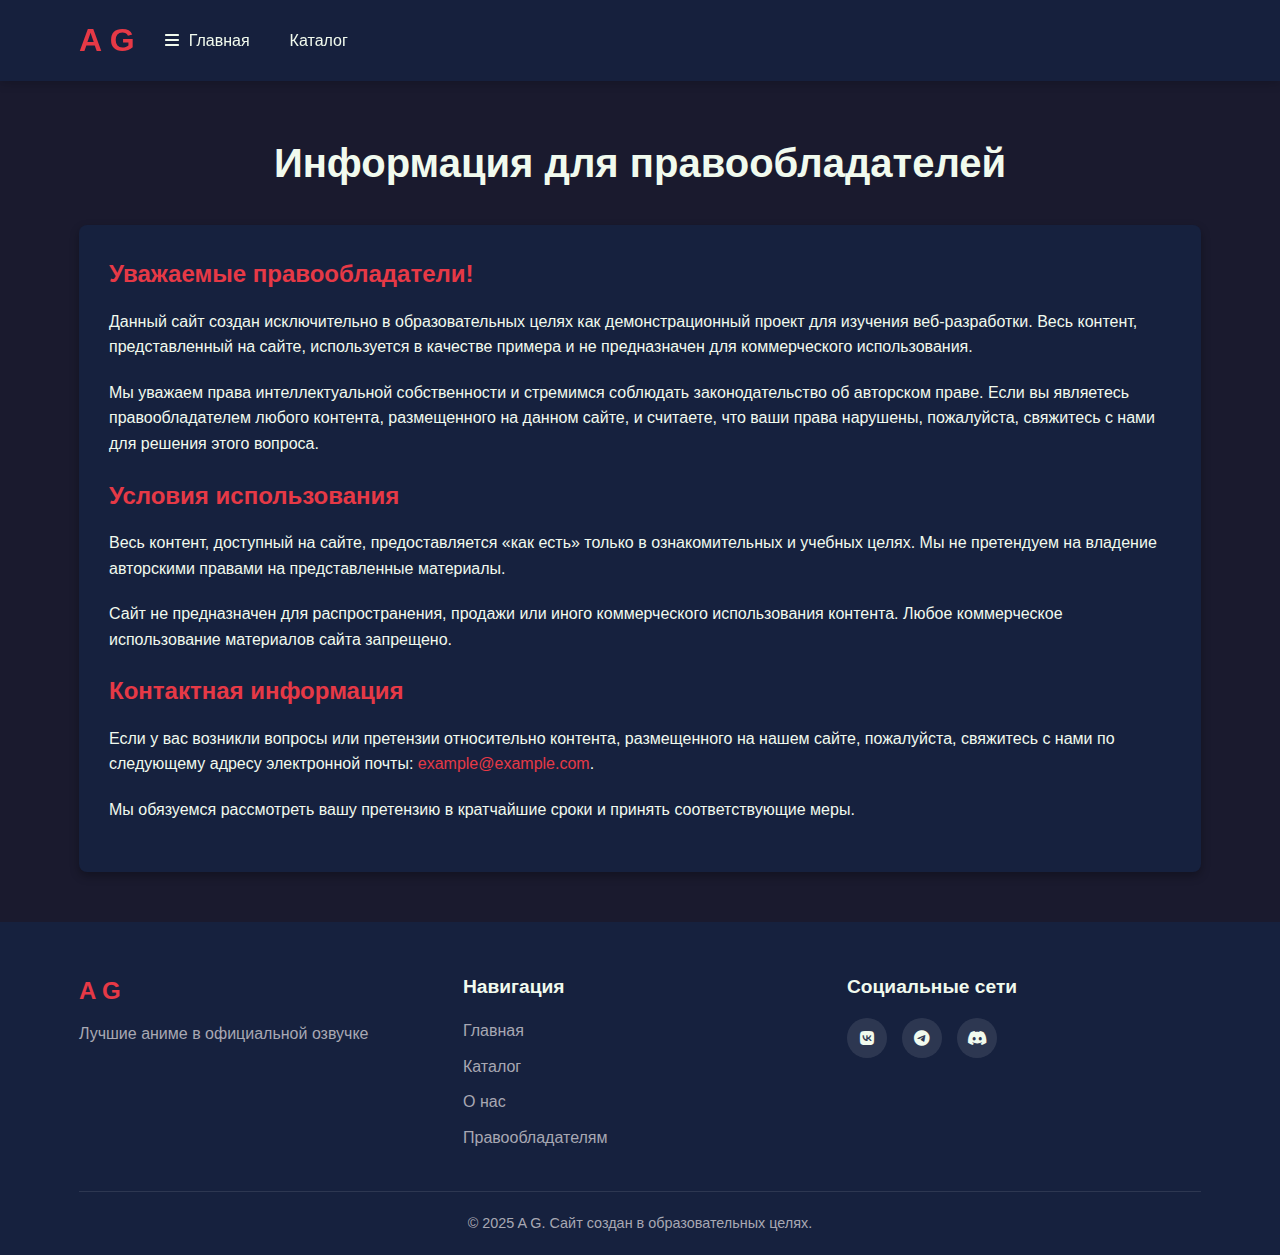
<file: copyright.html>
<!DOCTYPE html>
<html lang="ru">
<head>
    <meta charset="UTF-8">
    <meta name="viewport" content="width=device-width, initial-scale=1.0">
    <title>Правообладателям - A G</title>
    <link rel="stylesheet" href="css/style.css">
    <link rel="stylesheet" href="https://cdnjs.cloudflare.com/ajax/libs/font-awesome/6.4.0/css/all.min.css">
</head>
<body>
    <header>
        <div class="container">
            <div class="logo">
                <h1><a href="index.html">A G</a></h1>
            </div>
            <nav>
                <ul>
                    <li><a href="index.html">Главная</a></li>
                    <li><a href="catalog.html">Каталог</a></li>
                </ul>
            </nav>
            <div class="buttons">
                
            </div>
        </div>
    </header>

    <main>
        <section class="page-content">
            <div class="container">
                <h1 class="page-title">Информация для правообладателей</h1>
                <div class="content-block">
                    <h2>Уважаемые правообладатели!</h2>
                    <p>Данный сайт создан исключительно в образовательных целях как демонстрационный проект для изучения веб-разработки. Весь контент, представленный на сайте, используется в качестве примера и не предназначен для коммерческого использования.</p>
                    
                    <p>Мы уважаем права интеллектуальной собственности и стремимся соблюдать законодательство об авторском праве. Если вы являетесь правообладателем любого контента, размещенного на данном сайте, и считаете, что ваши права нарушены, пожалуйста, свяжитесь с нами для решения этого вопроса.</p>
                    
                    <h2>Условия использования</h2>
                    <p>Весь контент, доступный на сайте, предоставляется «как есть» только в ознакомительных и учебных целях. Мы не претендуем на владение авторскими правами на представленные материалы.</p>
                    
                    <p>Сайт не предназначен для распространения, продажи или иного коммерческого использования контента. Любое коммерческое использование материалов сайта запрещено.</p>
                    
                    <h2>Контактная информация</h2>
                    <p>Если у вас возникли вопросы или претензии относительно контента, размещенного на нашем сайте, пожалуйста, свяжитесь с нами по следующему адресу электронной почты: <a href="mailto:example@example.com">example@example.com</a>.</p>
                    
                    <p>Мы обязуемся рассмотреть вашу претензию в кратчайшие сроки и принять соответствующие меры.</p>
                </div>
            </div>
        </section>
    </main>

    <footer>
        <div class="container">
            <div class="footer-content">
                <div class="footer-logo">
                    <h2>A G</h2>
                    <p>Лучшие аниме в официальной озвучке</p>
                </div>
                <div class="footer-links">
                    <h3>Навигация</h3>
                    <ul>
                        <li><a href="index.html">Главная</a></li>
                        <li><a href="catalog.html">Каталог</a></li>
                        <li><a href="about.html">О нас</a></li>
                        <li><a href="copyright.html">Правообладателям</a></li>
                    </ul>
                </div>
                <div class="footer-social">
                    <h3>Социальные сети</h3>
                    <div class="social-icons">
                        <a href="#"><i class="fab fa-vk"></i></a>
                        <a href="#"><i class="fab fa-telegram"></i></a>
                        <a href="#"><i class="fab fa-discord"></i></a>
                    </div>
                </div>
            </div>
            <div class="footer-bottom">
                <p>&copy; 2025 A G. Сайт создан в образовательных целях.</p>
            </div>
        </div>
    </footer>

    <script src="js/main.js"></script>
</body>
</html>
</file>
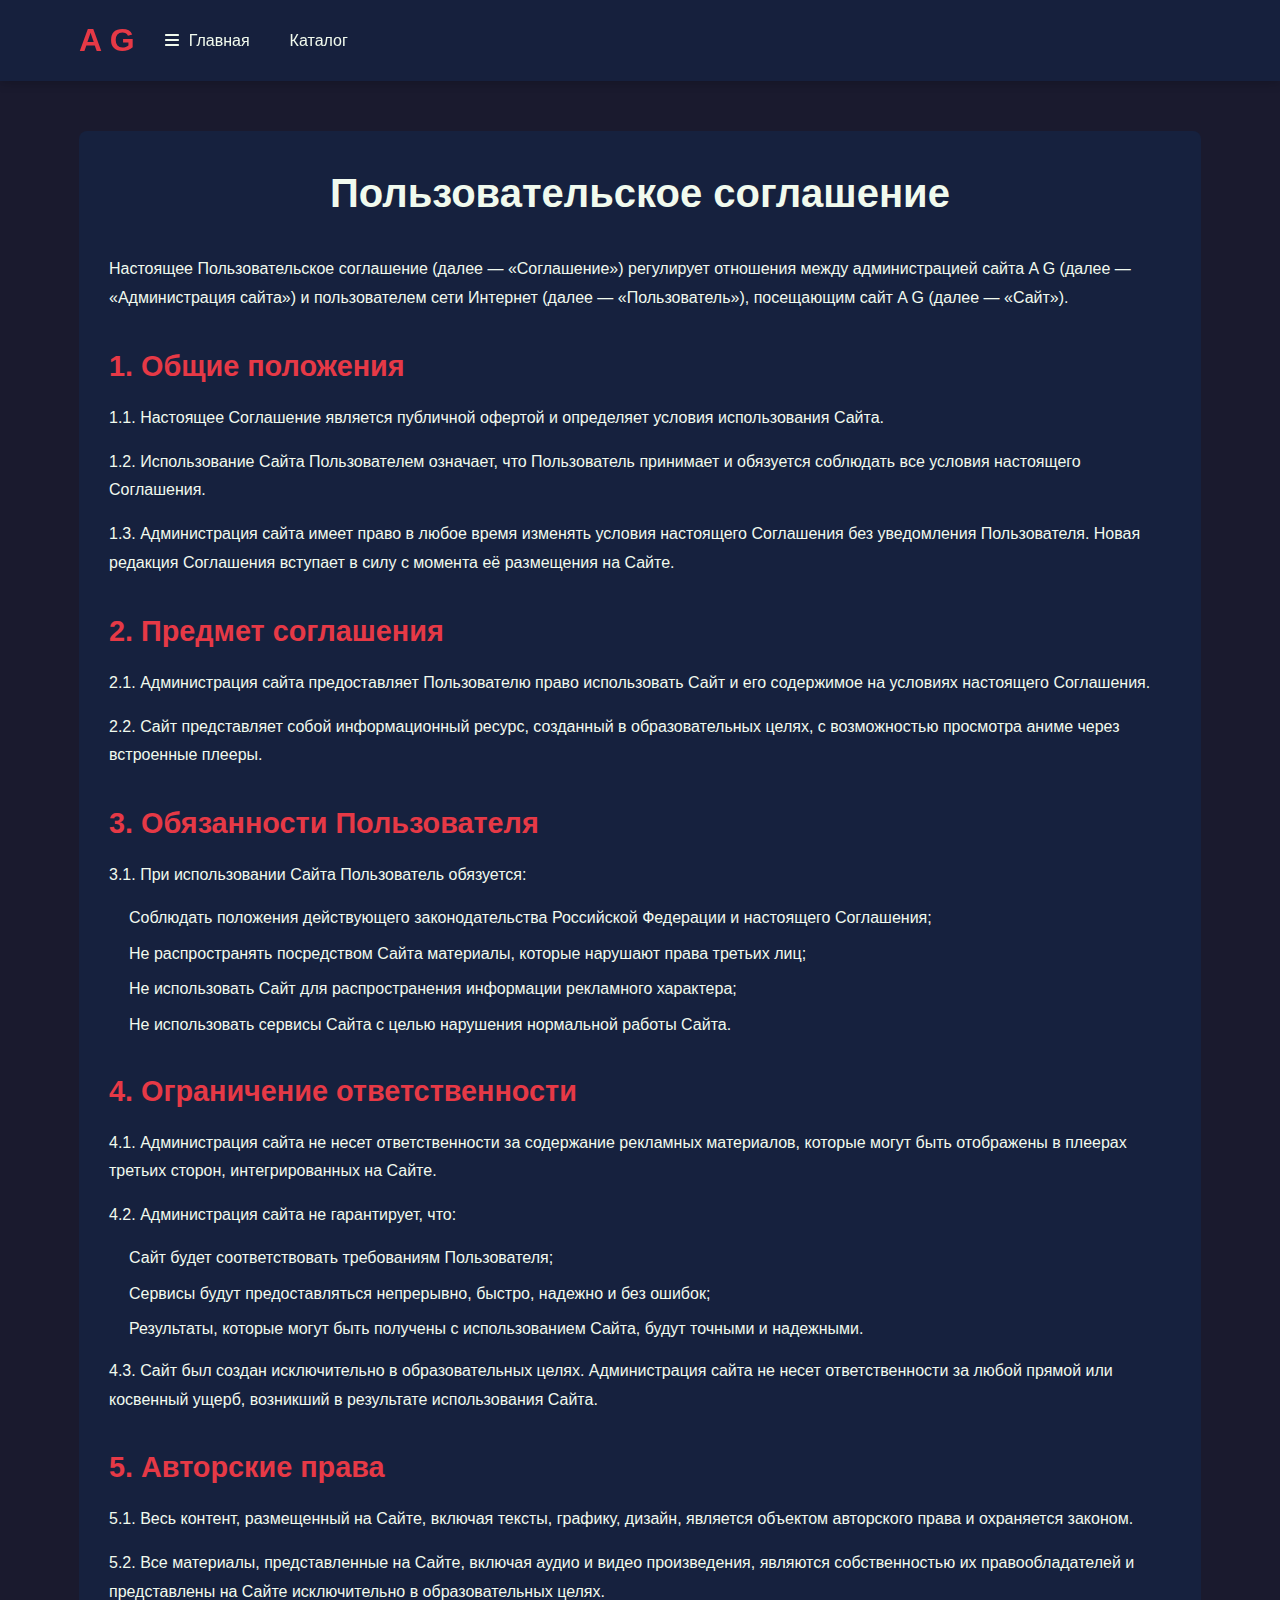
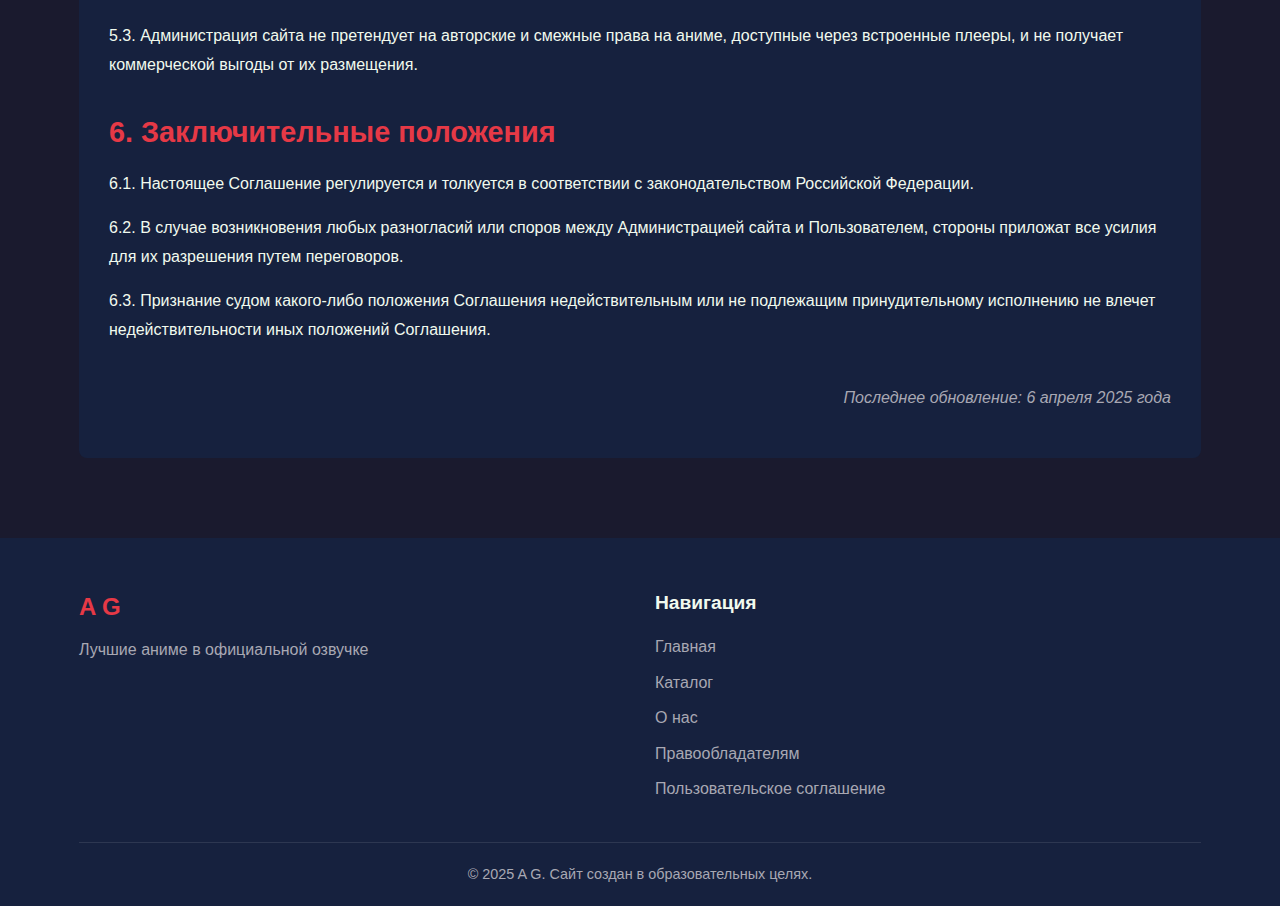
<file: terms.html>
<!DOCTYPE html>
<html lang="ru">
<head>
    <meta charset="UTF-8">
    <meta name="viewport" content="width=device-width, initial-scale=1.0">
    <title>Пользовательское соглашение - A G</title>
    <link rel="stylesheet" href="css/style.css">
    <link rel="stylesheet" href="https://cdnjs.cloudflare.com/ajax/libs/font-awesome/6.4.0/css/all.min.css">
    <style>
        .terms-section {
            padding: 50px 0;
        }
        
        .terms-container {
            background-color: var(--card-bg);
            border-radius: var(--border-radius);
            padding: 30px;
            margin-bottom: 30px;
        }
        
        .terms-container h1 {
            font-size: 2.5rem;
            margin-bottom: 30px;
            text-align: center;
        }
        
        .terms-container h2 {
            font-size: 1.8rem;
            margin: 30px 0 15px;
            color: var(--primary-color);
        }
        
        .terms-container p {
            margin-bottom: 15px;
            line-height: 1.8;
        }
        
        .terms-container ul {
            margin: 15px 0;
            padding-left: 20px;
        }
        
        .terms-container li {
            margin-bottom: 10px;
            line-height: 1.6;
        }
        
        .terms-date {
            text-align: right;
            margin-top: 40px;
            color: var(--gray-text);
            font-style: italic;
        }
    </style>
</head>
<body>
    <header>
        <div class="container">
            <div class="logo">
                <h1><a href="index.html">A G</a></h1>
            </div>
            <nav>
                <ul>
                    <li><a href="index.html">Главная</a></li>
                    <li><a href="catalog.html">Каталог</a></li>
                </ul>
            </nav>
            <div class="buttons">
                
            </div>
        </div>
    </header>

    <main>
        <section class="terms-section">
            <div class="container">
                <div class="terms-container">
                    <h1>Пользовательское соглашение</h1>
                    
                    <p>Настоящее Пользовательское соглашение (далее — «Соглашение») регулирует отношения между администрацией сайта A G (далее — «Администрация сайта») и пользователем сети Интернет (далее — «Пользователь»), посещающим сайт A G (далее — «Сайт»).</p>
                    
                    <h2>1. Общие положения</h2>
                    <p>1.1. Настоящее Соглашение является публичной офертой и определяет условия использования Сайта.</p>
                    <p>1.2. Использование Сайта Пользователем означает, что Пользователь принимает и обязуется соблюдать все условия настоящего Соглашения.</p>
                    <p>1.3. Администрация сайта имеет право в любое время изменять условия настоящего Соглашения без уведомления Пользователя. Новая редакция Соглашения вступает в силу с момента её размещения на Сайте.</p>
                    
                    <h2>2. Предмет соглашения</h2>
                    <p>2.1. Администрация сайта предоставляет Пользователю право использовать Сайт и его содержимое на условиях настоящего Соглашения.</p>
                    <p>2.2. Сайт представляет собой информационный ресурс, созданный в образовательных целях, с возможностью просмотра аниме через встроенные плееры.</p>
                    
                    <h2>3. Обязанности Пользователя</h2>
                    <p>3.1. При использовании Сайта Пользователь обязуется:</p>
                    <ul>
                        <li>Соблюдать положения действующего законодательства Российской Федерации и настоящего Соглашения;</li>
                        <li>Не распространять посредством Сайта материалы, которые нарушают права третьих лиц;</li>
                        <li>Не использовать Сайт для распространения информации рекламного характера;</li>
                        <li>Не использовать сервисы Сайта с целью нарушения нормальной работы Сайта.</li>
                    </ul>
                    
                    <h2>4. Ограничение ответственности</h2>
                    <p>4.1. Администрация сайта не несет ответственности за содержание рекламных материалов, которые могут быть отображены в плеерах третьих сторон, интегрированных на Сайте.</p>
                    <p>4.2. Администрация сайта не гарантирует, что:</p>
                    <ul>
                        <li>Сайт будет соответствовать требованиям Пользователя;</li>
                        <li>Сервисы будут предоставляться непрерывно, быстро, надежно и без ошибок;</li>
                        <li>Результаты, которые могут быть получены с использованием Сайта, будут точными и надежными.</li>
                    </ul>
                    <p>4.3. Сайт был создан исключительно в образовательных целях. Администрация сайта не несет ответственности за любой прямой или косвенный ущерб, возникший в результате использования Сайта.</p>
                    
                    <h2>5. Авторские права</h2>
                    <p>5.1. Весь контент, размещенный на Сайте, включая тексты, графику, дизайн, является объектом авторского права и охраняется законом.</p>
                    <p>5.2. Все материалы, представленные на Сайте, включая аудио и видео произведения, являются собственностью их правообладателей и представлены на Сайте исключительно в образовательных целях.</p>
                    <p>5.3. Администрация сайта не претендует на авторские и смежные права на аниме, доступные через встроенные плееры, и не получает коммерческой выгоды от их размещения.</p>
                    
                    <h2>6. Заключительные положения</h2>
                    <p>6.1. Настоящее Соглашение регулируется и толкуется в соответствии с законодательством Российской Федерации.</p>
                    <p>6.2. В случае возникновения любых разногласий или споров между Администрацией сайта и Пользователем, стороны приложат все усилия для их разрешения путем переговоров.</p>
                    <p>6.3. Признание судом какого-либо положения Соглашения недействительным или не подлежащим принудительному исполнению не влечет недействительности иных положений Соглашения.</p>
                    
                    <div class="terms-date">
                        <p>Последнее обновление: 6 апреля 2025 года</p>
                    </div>
                </div>
            </div>
        </section>
    </main>

    <footer>
        <div class="container">
            <div class="footer-content">
                <div class="footer-logo">
                    <h2>A G</h2>
                    <p>Лучшие аниме в официальной озвучке</p>
                </div>
                <div class="footer-links">
                    <h3>Навигация</h3>
                    <ul>
                        <li><a href="index.html">Главная</a></li>
                        <li><a href="catalog.html">Каталог</a></li>
                        <li><a href="about.html">О нас</a></li>
                        <li><a href="copyright.html">Правообладателям</a></li>
                        <li><a href="terms.html">Пользовательское соглашение</a></li>
                    </ul>
                </div>
            </div>
            <div class="footer-bottom">
                <p>&copy; 2025 A G. Сайт создан в образовательных целях.</p>
            </div>
        </div>
    </footer>

    <script src="js/main.js"></script>
</body>
</html>
</file>
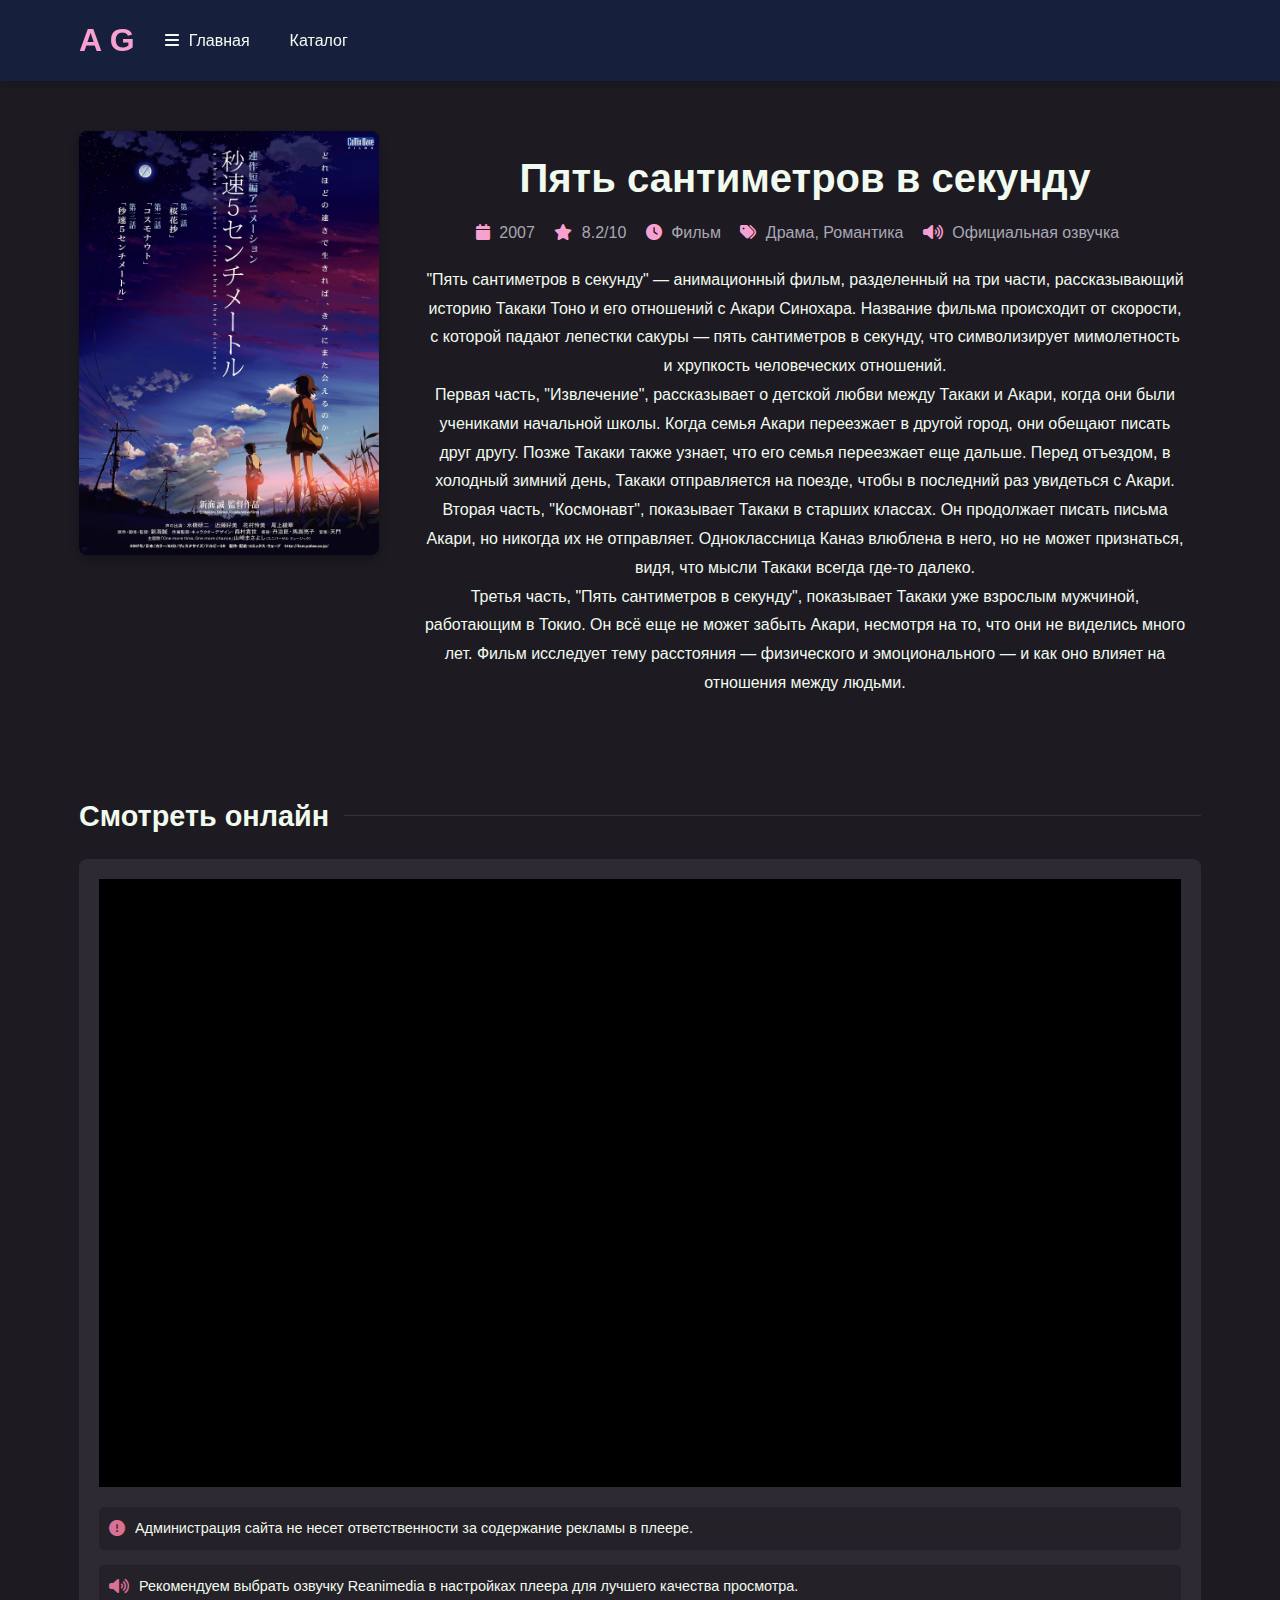
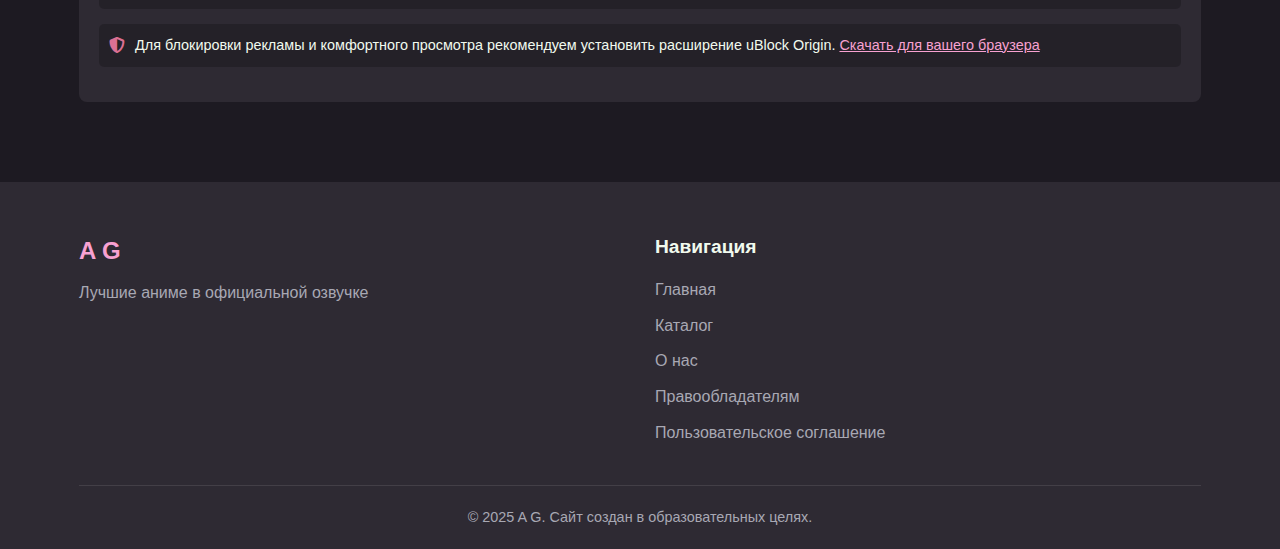
<file: anime/5-centimeters-per-second.html>
<!DOCTYPE html>
<html lang="ru">
<head>
    <meta charset="UTF-8">
    <meta name="viewport" content="width=device-width, initial-scale=1.0">
    <title>Пять сантиметров в секунду - A G</title>
    <link rel="stylesheet" href="../css/style.css">
    <link rel="stylesheet" href="https://cdnjs.cloudflare.com/ajax/libs/font-awesome/6.4.0/css/all.min.css">
    <style>
        :root {
            --primary-color: #f8a1d1;
            --secondary-color: #ffcad4;
            --dark-bg: #1d1a22;
            --card-bg: #2e2a33;
            --accent-color: #db7093;
        }
        
        body {
            background-color: var(--dark-bg);
        }
        
        .anime-details {
            padding: 50px 0;
        }
        
        .anime-container {
            display: grid;
            grid-template-columns: 300px 1fr;
            gap: 30px;
        }
        
        .anime-poster img {
            width: 100%;
            border-radius: var(--border-radius);
            box-shadow: var(--box-shadow);
        }
        
        .anime-info h1 {
            font-size: 2.5rem;
            margin-bottom: 10px;
        }
        
        .anime-info .details {
            margin-bottom: 20px;
        }
        
        .anime-info .details span {
            display: inline-block;
            margin-right: 15px;
            color: var(--gray-text);
        }
        
        .anime-info .details span i {
            margin-right: 5px;
            color: var(--primary-color);
        }
        
        .anime-info .synopsis {
            margin-bottom: 30px;
            line-height: 1.8;
        }
        
        .episodes-section {
            margin-top: 50px;
        }
        
        .episodes-title {
            font-size: 1.8rem;
            margin-bottom: 20px;
            display: flex;
            align-items: center;
        }
        
        .episodes-title::after {
            content: '';
            flex: 1;
            height: 1px;
            background-color: #333;
            margin-left: 15px;
        }
        
        .player-container {
            background-color: var(--card-bg);
            border-radius: var(--border-radius);
            padding: 20px;
            margin-bottom: 30px;
        }
        
        .player {
            width: 100%;
            aspect-ratio: 16/9;
            background-color: #000;
            margin-bottom: 20px;
            display: flex;
            align-items: center;
            justify-content: center;
            color: var(--gray-text);
            font-size: 1.2rem;
        }
        
        @media (max-width: 768px) {
            .anime-container {
                grid-template-columns: 1fr;
            }
            
            .anime-poster {
                max-width: 300px;
                margin: 0 auto;
            }
            
            .player {
                aspect-ratio: 4/3;
            }
        }
        
        /* Стили для сносок под плеером */
        .player-notices {
            margin-top: 20px;
        }
        
        .notice {
            display: flex;
            align-items: flex-start;
            gap: 10px;
            margin-bottom: 15px;
            padding: 10px;
            background-color: rgba(0, 0, 0, 0.2);
            border-radius: 5px;
        }
        
        .notice i {
            margin-top: 3px;
        }
        
        .notice p {
            margin: 0;
            font-size: 0.9rem;
        }
        
        .notice a {
            color: var(--primary-color);
            text-decoration: underline;
        }
    </style>
</head>
<body>
    <header>
        <div class="container">
            <div class="logo">
                <h1><a href="../index.html">A G</a></h1>
            </div>
            <nav>
                <ul>
                    <li><a href="../index.html">Главная</a></li>
                    <li><a href="../catalog.html">Каталог</a></li>
                </ul>
            </nav>
            <div class="buttons">
                
            </div>
        </div>
    </header>

    <main>
        <section class="anime-details">
            <div class="container">
                <div class="anime-container">
                    <div class="anime-poster">
                        <img src="../img/fivesec.jpeg" alt="Пять сантиметров в секунду">
                    </div>
                    <div class="anime-info">
                        <h1>Пять сантиметров в секунду</h1>
                        <div class="details">
                            <span><i class="fas fa-calendar"></i> 2007</span>
                            <span><i class="fas fa-star"></i> 8.2/10</span>
                            <span><i class="fas fa-clock"></i> Фильм</span>
                            <span><i class="fas fa-tags"></i> Драма, Романтика</span>
                            <span><i class="fas fa-volume-high"></i> Официальная озвучка</span>
                        </div>
                        <div class="synopsis">
                            <p>"Пять сантиметров в секунду" — анимационный фильм, разделенный на три части, рассказывающий историю Такаки Тоно и его отношений с Акари Синохара. Название фильма происходит от скорости, с которой падают лепестки сакуры — пять сантиметров в секунду, что символизирует мимолетность и хрупкость человеческих отношений.</p>
                            <p>Первая часть, "Извлечение", рассказывает о детской любви между Такаки и Акари, когда они были учениками начальной школы. Когда семья Акари переезжает в другой город, они обещают писать друг другу. Позже Такаки также узнает, что его семья переезжает еще дальше. Перед отъездом, в холодный зимний день, Такаки отправляется на поезде, чтобы в последний раз увидеться с Акари.</p>
                            <p>Вторая часть, "Космонавт", показывает Такаки в старших классах. Он продолжает писать письма Акари, но никогда их не отправляет. Одноклассница Канаэ влюблена в него, но не может признаться, видя, что мысли Такаки всегда где-то далеко.</p>
                            <p>Третья часть, "Пять сантиметров в секунду", показывает Такаки уже взрослым мужчиной, работающим в Токио. Он всё еще не может забыть Акари, несмотря на то, что они не виделись много лет. Фильм исследует тему расстояния — физического и эмоционального — и как оно влияет на отношения между людьми.</p>
                        </div>
                    </div>
                </div>
                
                <div class="episodes-section">
                    <h2 class="episodes-title">Смотреть онлайн</h2>
                    
                    <div class="player-container">
                        <div class="player">
                            <iframe src="https://kodik.info/video/55642/db256df8826defa72a31fc33e3427296/720p" width="100%" height="100%" frameborder="0" AllowFullScreen allow="autoplay *; fullscreen *"></iframe>
                        </div>
                        
                        <div class="player-notices">
                            <div class="notice">
                                <i class="fas fa-exclamation-circle" style="color: var(--accent-color);"></i>
                                <p>Администрация сайта не несет ответственности за содержание рекламы в плеере.</p>
                            </div>
                            
                            <div class="notice">
                                <i class="fas fa-volume-high" style="color: var(--accent-color);"></i>
                                <p>Рекомендуем выбрать озвучку Reanimedia в настройках плеера для лучшего качества просмотра.</p>
                            </div>
                            
                            <div class="notice" id="ublock-notice">
                                <i class="fas fa-shield-alt" style="color: var(--accent-color);"></i>
                                <p>Для блокировки рекламы и комфортного просмотра рекомендуем установить расширение uBlock Origin. <a href="#" id="ublock-link" target="_blank">Скачать для вашего браузера</a></p>
                            </div>
                        </div>
                    </div>
                </div>
            </div>
        </section>
    </main>

    <footer>
        <div class="container">
            <div class="footer-content">
                <div class="footer-logo">
                    <h2>A G</h2>
                    <p>Лучшие аниме в официальной озвучке</p>
                </div>
                <div class="footer-links">
                    <h3>Навигация</h3>
                    <ul>
                        <li><a href="../index.html">Главная</a></li>
                        <li><a href="../catalog.html">Каталог</a></li>
                        <li><a href="../about.html">О нас</a></li>
                        <li><a href="../copyright.html">Правообладателям</a></li>
                        <li><a href="../terms.html">Пользовательское соглашение</a></li>
                    </ul>
                </div>
            </div>
            <div class="footer-bottom">
                <p>&copy; 2025 A G. Сайт создан в образовательных целях.</p>
            </div>
        </div>
    </footer>

    <script src="../js/main.js"></script>
    <script>
        // Определение браузера и установка правильной ссылки на uBlock Origin
        document.addEventListener('DOMContentLoaded', function() {
            const userAgent = navigator.userAgent;
            let ublockLink = document.getElementById('ublock-link');
            
            if (userAgent.indexOf("Chrome") > -1) {
                ublockLink.href = "https://chrome.google.com/webstore/detail/ublock-origin/cjpalhdlnbpafiamejdnhcphjbkeiagm";
            } else if (userAgent.indexOf("Firefox") > -1) {
                ublockLink.href = "https://addons.mozilla.org/ru/firefox/addon/ublock-origin/";
            } else if (userAgent.indexOf("Opera") > -1 || userAgent.indexOf("OPR") > -1) {
                ublockLink.href = "https://addons.opera.com/ru/extensions/details/ublock/";
            } else if (userAgent.indexOf("Edg") > -1) {
                ublockLink.href = "https://microsoftedge.microsoft.com/addons/detail/ublock-origin/odfafepnkmbhccpbejgmiehpchacaeak";
            } else {
                document.getElementById('ublock-notice').style.display = 'none';
            }
        });
    </script>
</body>
</html>
</file>
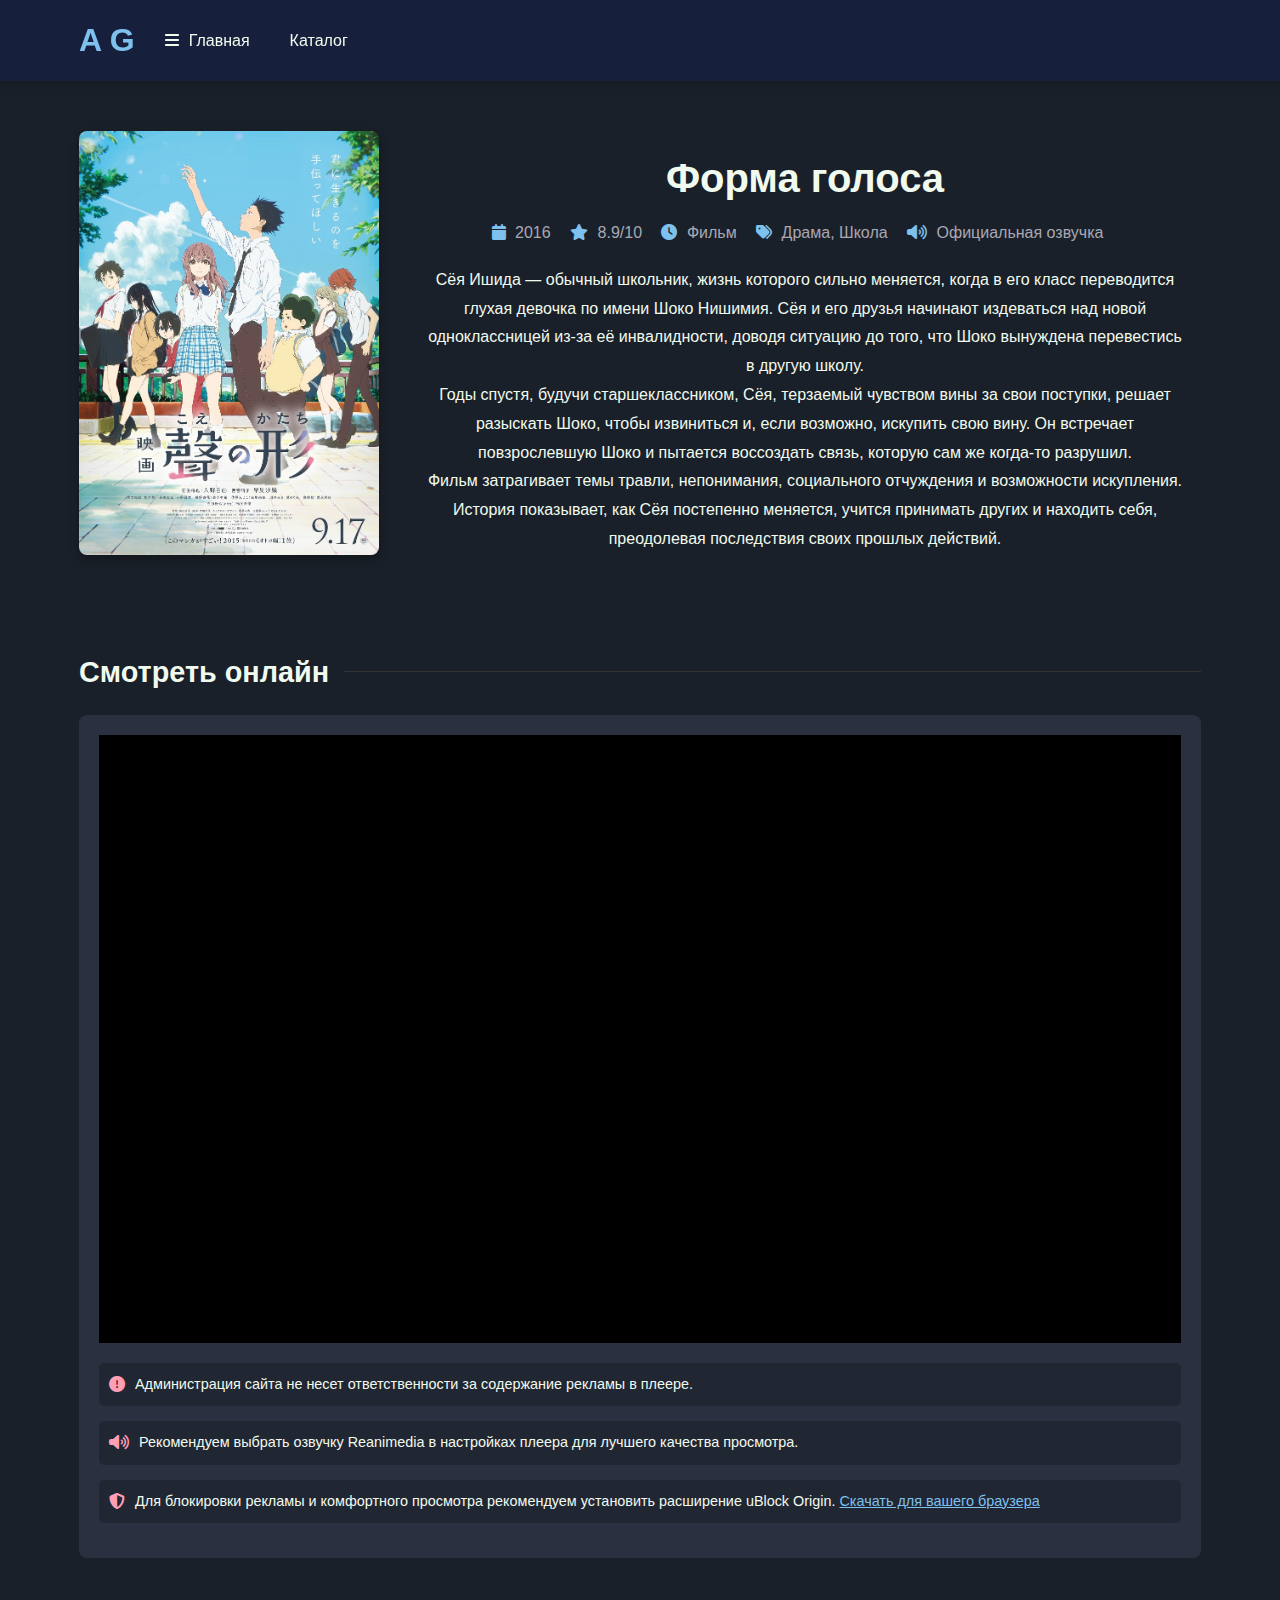
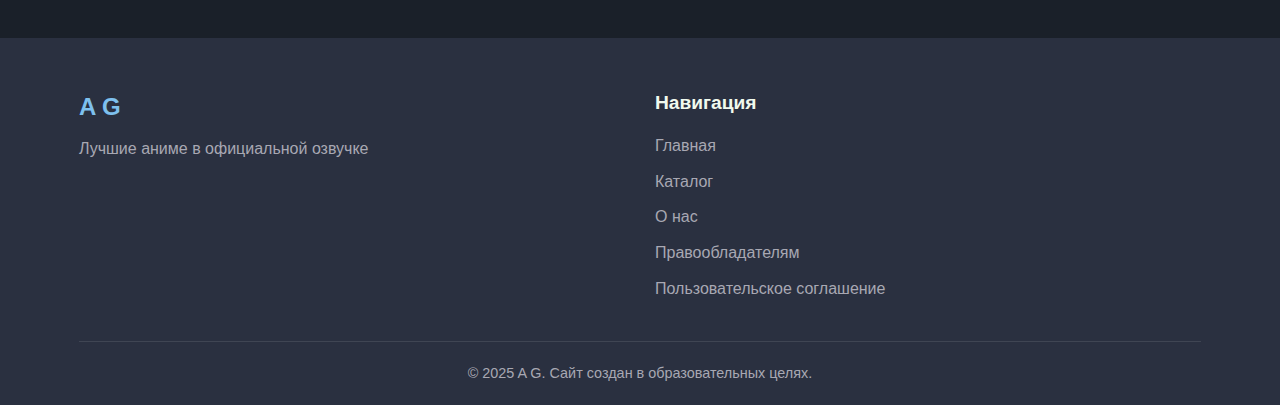
<file: anime/a-silent-voice.html>
<!DOCTYPE html>
<html lang="ru">
<head>
    <meta charset="UTF-8">
    <meta name="viewport" content="width=device-width, initial-scale=1.0">
    <title>Форма голоса - A G</title>
    <link rel="stylesheet" href="../css/style.css">
    <link rel="stylesheet" href="https://cdnjs.cloudflare.com/ajax/libs/font-awesome/6.4.0/css/all.min.css">
    <style>
        :root {
            --primary-color: #7ec0ee;
            --secondary-color: #ffb6c1;
            --dark-bg: #1a2029;
            --card-bg: #2a3040;
            --accent-color: #ff9eb5;
        }
        
        body {
            background-color: var(--dark-bg);
        }
        
        .anime-details {
            padding: 50px 0;
        }
        
        .anime-container {
            display: grid;
            grid-template-columns: 300px 1fr;
            gap: 30px;
        }
        
        .anime-poster img {
            width: 100%;
            border-radius: var(--border-radius);
            box-shadow: var(--box-shadow);
        }
        
        .anime-info h1 {
            font-size: 2.5rem;
            margin-bottom: 10px;
        }
        
        .anime-info .details {
            margin-bottom: 20px;
        }
        
        .anime-info .details span {
            display: inline-block;
            margin-right: 15px;
            color: var(--gray-text);
        }
        
        .anime-info .details span i {
            margin-right: 5px;
            color: var(--primary-color);
        }
        
        .anime-info .synopsis {
            margin-bottom: 30px;
            line-height: 1.8;
        }
        
        .episodes-section {
            margin-top: 50px;
        }
        
        .episodes-title {
            font-size: 1.8rem;
            margin-bottom: 20px;
            display: flex;
            align-items: center;
        }
        
        .episodes-title::after {
            content: '';
            flex: 1;
            height: 1px;
            background-color: #333;
            margin-left: 15px;
        }
        
        .player-container {
            background-color: var(--card-bg);
            border-radius: var(--border-radius);
            padding: 20px;
            margin-bottom: 30px;
        }
        
        .player {
            width: 100%;
            aspect-ratio: 16/9;
            background-color: #000;
            margin-bottom: 20px;
            display: flex;
            align-items: center;
            justify-content: center;
            color: var(--gray-text);
            font-size: 1.2rem;
        }
        
        @media (max-width: 768px) {
            .anime-container {
                grid-template-columns: 1fr;
            }
            
            .anime-poster {
                max-width: 300px;
                margin: 0 auto;
            }
            
            .player {
                aspect-ratio: 4/3;
            }
        }
        
        /* Стили для сносок под плеером */
        .player-notices {
            margin-top: 20px;
        }
        
        .notice {
            display: flex;
            align-items: flex-start;
            gap: 10px;
            margin-bottom: 15px;
            padding: 10px;
            background-color: rgba(0, 0, 0, 0.2);
            border-radius: 5px;
        }
        
        .notice i {
            margin-top: 3px;
        }
        
        .notice p {
            margin: 0;
            font-size: 0.9rem;
        }
        
        .notice a {
            color: var(--primary-color);
            text-decoration: underline;
        }
    </style>
</head>
<body>
    <header>
        <div class="container">
            <div class="logo">
                <h1><a href="../index.html">A G</a></h1>
            </div>
            <nav>
                <ul>
                    <li><a href="../index.html">Главная</a></li>
                    <li><a href="../catalog.html">Каталог</a></li>
                </ul>
            </nav>
            <div class="buttons">
                
            </div>
        </div>
    </header>

    <main>
        <section class="anime-details">
            <div class="container">
                <div class="anime-container">
                    <div class="anime-poster">
                        <img src="../img/voice.jpeg" alt="Форма голоса">
                    </div>
                    <div class="anime-info">
                        <h1>Форма голоса</h1>
                        <div class="details">
                            <span><i class="fas fa-calendar"></i> 2016</span>
                            <span><i class="fas fa-star"></i> 8.9/10</span>
                            <span><i class="fas fa-clock"></i> Фильм</span>
                            <span><i class="fas fa-tags"></i> Драма, Школа</span>
                            <span><i class="fas fa-volume-high"></i> Официальная озвучка</span>
                        </div>
                        <div class="synopsis">
                            <p>Сёя Ишида — обычный школьник, жизнь которого сильно меняется, когда в его класс переводится глухая девочка по имени Шоко Нишимия. Сёя и его друзья начинают издеваться над новой одноклассницей из-за её инвалидности, доводя ситуацию до того, что Шоко вынуждена перевестись в другую школу.</p>
                            <p>Годы спустя, будучи старшеклассником, Сёя, терзаемый чувством вины за свои поступки, решает разыскать Шоко, чтобы извиниться и, если возможно, искупить свою вину. Он встречает повзрослевшую Шоко и пытается воссоздать связь, которую сам же когда-то разрушил.</p>
                            <p>Фильм затрагивает темы травли, непонимания, социального отчуждения и возможности искупления. История показывает, как Сёя постепенно меняется, учится принимать других и находить себя, преодолевая последствия своих прошлых действий.</p>
                        </div>
                    </div>
                </div>
                
                <div class="episodes-section">
                    <h2 class="episodes-title">Смотреть онлайн</h2>
                    
                    <div class="player-container">
                        <div class="player">
                            <iframe src="https://kodik.info/video/37854/b3f16f57969d92c3baefc6b61f86e5f3/720p" width="100%" height="100%" frameborder="0" AllowFullScreen allow="autoplay *; fullscreen *"></iframe>
                        </div>
                        
                        <div class="player-notices">
                            <div class="notice">
                                <i class="fas fa-exclamation-circle" style="color: var(--accent-color);"></i>
                                <p>Администрация сайта не несет ответственности за содержание рекламы в плеере.</p>
                            </div>
                            
                            <div class="notice">
                                <i class="fas fa-volume-high" style="color: var(--accent-color);"></i>
                                <p>Рекомендуем выбрать озвучку Reanimedia в настройках плеера для лучшего качества просмотра.</p>
                            </div>
                            
                            <div class="notice" id="ublock-notice">
                                <i class="fas fa-shield-alt" style="color: var(--accent-color);"></i>
                                <p>Для блокировки рекламы и комфортного просмотра рекомендуем установить расширение uBlock Origin. <a href="#" id="ublock-link" target="_blank">Скачать для вашего браузера</a></p>
                            </div>
                        </div>
                    </div>
                </div>
            </div>
        </section>
    </main>

    <footer>
        <div class="container">
            <div class="footer-content">
                <div class="footer-logo">
                    <h2>A G</h2>
                    <p>Лучшие аниме в официальной озвучке</p>
                </div>
                <div class="footer-links">
                    <h3>Навигация</h3>
                    <ul>
                        <li><a href="../index.html">Главная</a></li>
                        <li><a href="../catalog.html">Каталог</a></li>
                        <li><a href="../about.html">О нас</a></li>
                        <li><a href="../copyright.html">Правообладателям</a></li>
                        <li><a href="../terms.html">Пользовательское соглашение</a></li>
                    </ul>
                </div>
            </div>
            <div class="footer-bottom">
                <p>&copy; 2025 A G. Сайт создан в образовательных целях.</p>
            </div>
        </div>
    </footer>

    <script src="../js/main.js"></script>
    <script>
        // Определение браузера и установка правильной ссылки на uBlock Origin
        document.addEventListener('DOMContentLoaded', function() {
            const userAgent = navigator.userAgent;
            let ublockLink = document.getElementById('ublock-link');
            
            if (userAgent.indexOf("Chrome") > -1) {
                ublockLink.href = "https://chrome.google.com/webstore/detail/ublock-origin/cjpalhdlnbpafiamejdnhcphjbkeiagm";
            } else if (userAgent.indexOf("Firefox") > -1) {
                ublockLink.href = "https://addons.mozilla.org/ru/firefox/addon/ublock-origin/";
            } else if (userAgent.indexOf("Opera") > -1 || userAgent.indexOf("OPR") > -1) {
                ublockLink.href = "https://addons.opera.com/ru/extensions/details/ublock/";
            } else if (userAgent.indexOf("Edg") > -1) {
                ublockLink.href = "https://microsoftedge.microsoft.com/addons/detail/ublock-origin/odfafepnkmbhccpbejgmiehpchacaeak";
            } else {
                document.getElementById('ublock-notice').style.display = 'none';
            }
        });
    </script>
</body>
</html>
</file>
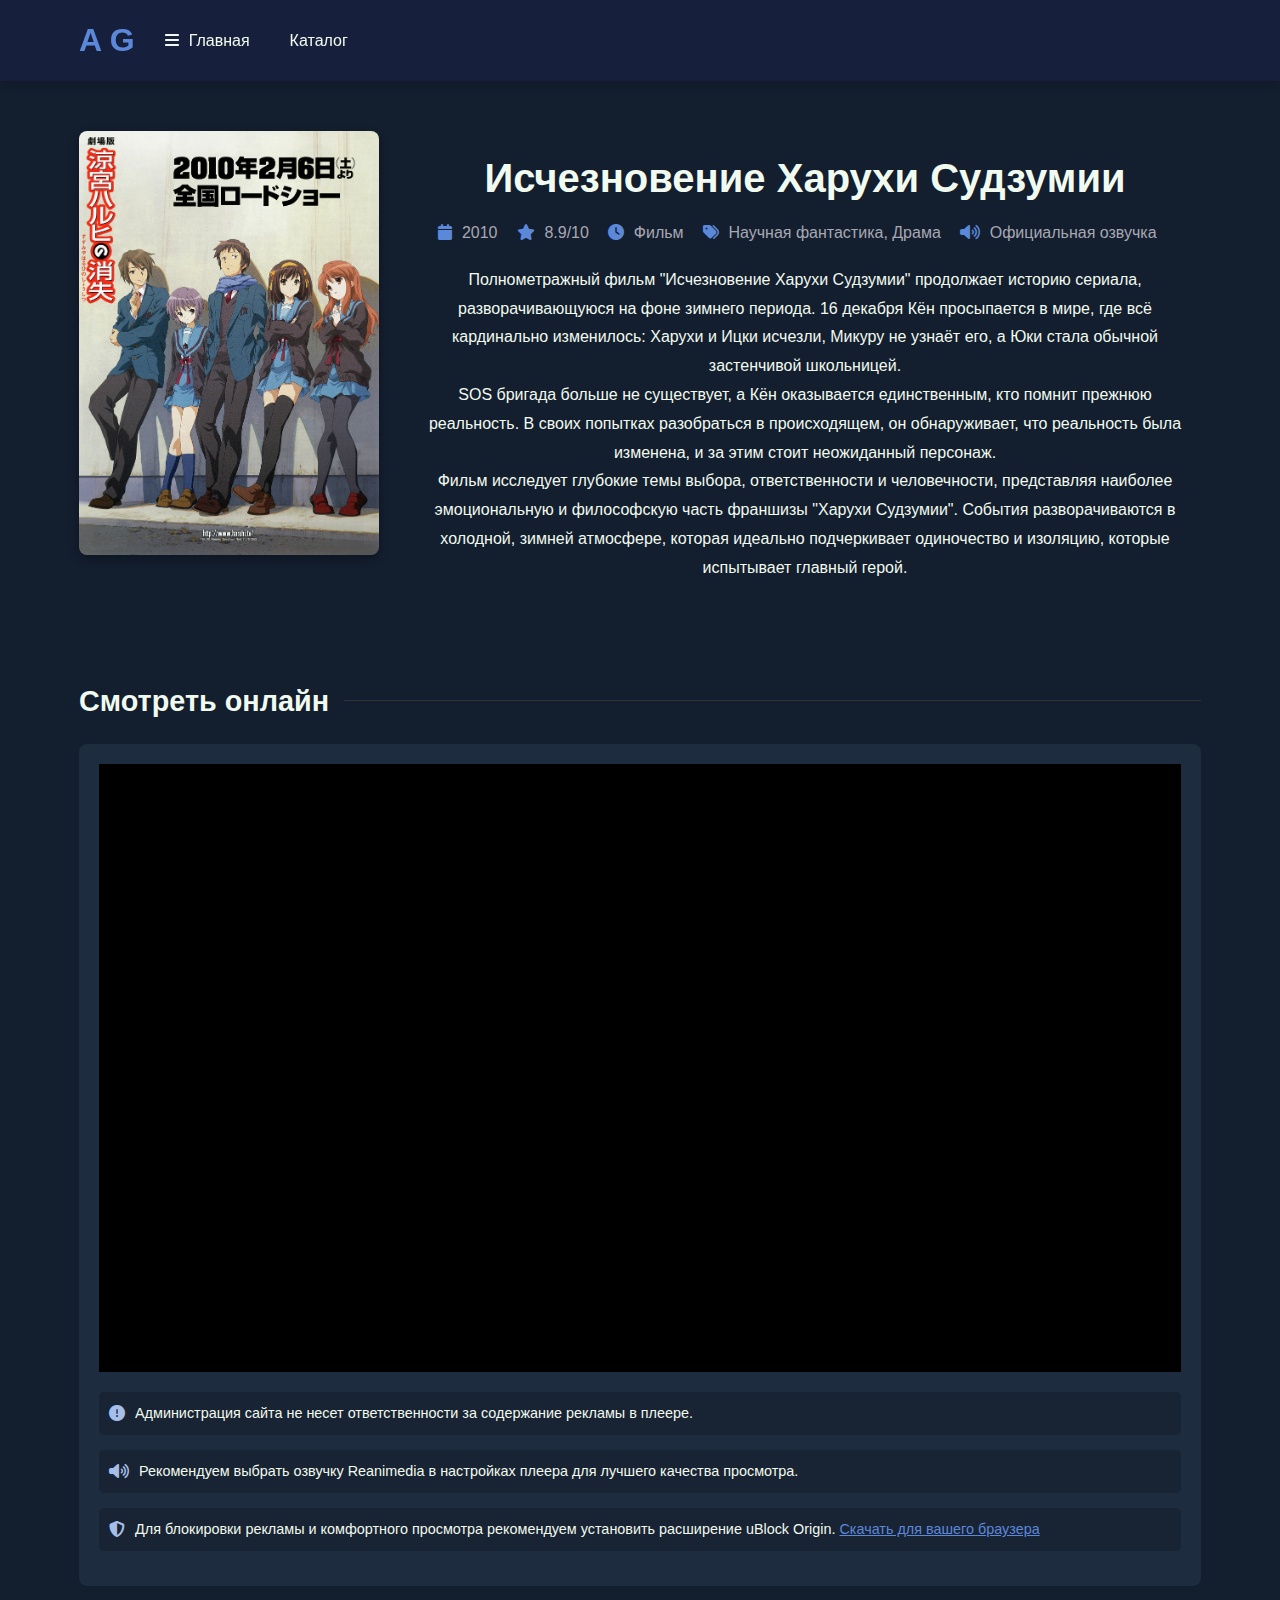
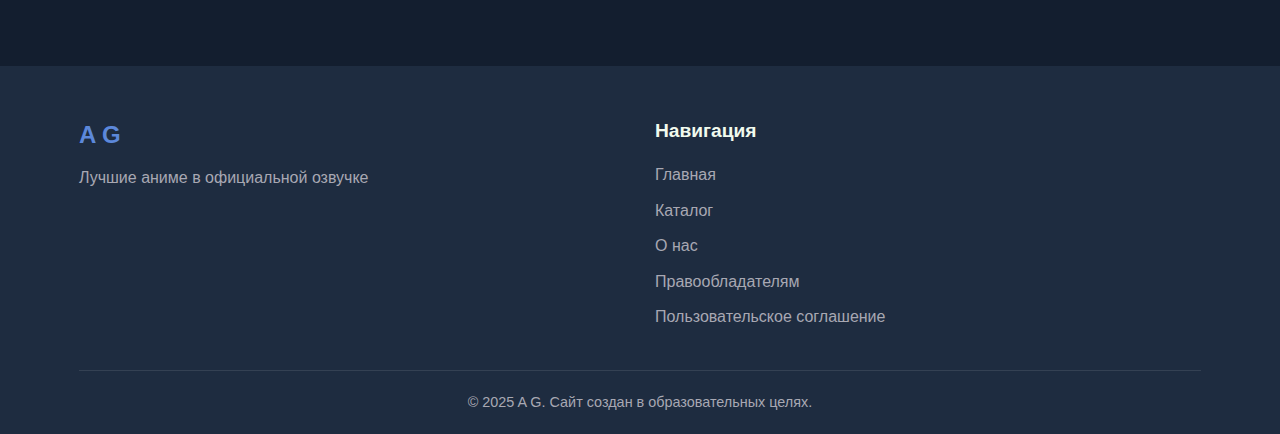
<file: anime/disappearance-of-haruhi-suzumiya.html>
<!DOCTYPE html>
<html lang="ru">
<head>
    <meta charset="UTF-8">
    <meta name="viewport" content="width=device-width, initial-scale=1.0">
    <title>Исчезновение Харухи Судзумии - A G</title>
    <link rel="stylesheet" href="../css/style.css">
    <link rel="stylesheet" href="https://cdnjs.cloudflare.com/ajax/libs/font-awesome/6.4.0/css/all.min.css">
    <style>
        :root {
            --primary-color: #5c88da;
            --secondary-color: #8ec5fc;
            --dark-bg: #131e2f;
            --card-bg: #1e2c40;
            --accent-color: #a7bfe8;
        }
        
        body {
            background-color: var(--dark-bg);
        }
        
        .anime-details {
            padding: 50px 0;
        }
        
        .anime-container {
            display: grid;
            grid-template-columns: 300px 1fr;
            gap: 30px;
        }
        
        .anime-poster img {
            width: 100%;
            border-radius: var(--border-radius);
            box-shadow: var(--box-shadow);
        }
        
        .anime-info h1 {
            font-size: 2.5rem;
            margin-bottom: 10px;
        }
        
        .anime-info .details {
            margin-bottom: 20px;
        }
        
        .anime-info .details span {
            display: inline-block;
            margin-right: 15px;
            color: var(--gray-text);
        }
        
        .anime-info .details span i {
            margin-right: 5px;
            color: var(--primary-color);
        }
        
        .anime-info .synopsis {
            margin-bottom: 30px;
            line-height: 1.8;
        }
        
        .episodes-section {
            margin-top: 50px;
        }
        
        .episodes-title {
            font-size: 1.8rem;
            margin-bottom: 20px;
            display: flex;
            align-items: center;
        }
        
        .episodes-title::after {
            content: '';
            flex: 1;
            height: 1px;
            background-color: #333;
            margin-left: 15px;
        }
        
        .player-container {
            background-color: var(--card-bg);
            border-radius: var(--border-radius);
            padding: 20px;
            margin-bottom: 30px;
        }
        
        .player {
            width: 100%;
            aspect-ratio: 16/9;
            background-color: #000;
            margin-bottom: 20px;
            display: flex;
            align-items: center;
            justify-content: center;
            color: var(--gray-text);
            font-size: 1.2rem;
        }
        
        @media (max-width: 768px) {
            .anime-container {
                grid-template-columns: 1fr;
            }
            
            .anime-poster {
                max-width: 300px;
                margin: 0 auto;
            }
            
            .player {
                aspect-ratio: 4/3;
            }
        }
        
        /* Стили для сносок под плеером */
        .player-notices {
            margin-top: 20px;
        }
        
        .notice {
            display: flex;
            align-items: flex-start;
            gap: 10px;
            margin-bottom: 15px;
            padding: 10px;
            background-color: rgba(0, 0, 0, 0.2);
            border-radius: 5px;
        }
        
        .notice i {
            margin-top: 3px;
        }
        
        .notice p {
            margin: 0;
            font-size: 0.9rem;
        }
        
        .notice a {
            color: var(--primary-color);
            text-decoration: underline;
        }
    </style>
</head>
<body>
    <header>
        <div class="container">
            <div class="logo">
                <h1><a href="../index.html">A G</a></h1>
            </div>
            <nav>
                <ul>
                    <li><a href="../index.html">Главная</a></li>
                    <li><a href="../catalog.html">Каталог</a></li>
                </ul>
            </nav>
            <div class="buttons">
                
            </div>
        </div>
    </header>

    <main>
        <section class="anime-details">
            <div class="container">
                <div class="anime-container">
                    <div class="anime-poster">
                        <img src="../img/haruhi3.jpeg" alt="Исчезновение Харухи Судзумии">
                    </div>
                    <div class="anime-info">
                        <h1>Исчезновение Харухи Судзумии</h1>
                        <div class="details">
                            <span><i class="fas fa-calendar"></i> 2010</span>
                            <span><i class="fas fa-star"></i> 8.9/10</span>
                            <span><i class="fas fa-clock"></i> Фильм</span>
                            <span><i class="fas fa-tags"></i> Научная фантастика, Драма</span>
                            <span><i class="fas fa-volume-high"></i> Официальная озвучка</span>
                        </div>
                        <div class="synopsis">
                            <p>Полнометражный фильм "Исчезновение Харухи Судзумии" продолжает историю сериала, разворачивающуюся на фоне зимнего периода. 16 декабря Кён просыпается в мире, где всё кардинально изменилось: Харухи и Ицки исчезли, Микуру не узнаёт его, а Юки стала обычной застенчивой школьницей.</p>
                            <p>SOS бригада больше не существует, а Кён оказывается единственным, кто помнит прежнюю реальность. В своих попытках разобраться в происходящем, он обнаруживает, что реальность была изменена, и за этим стоит неожиданный персонаж.</p>
                            <p>Фильм исследует глубокие темы выбора, ответственности и человечности, представляя наиболее эмоциональную и философскую часть франшизы "Харухи Судзумии". События разворачиваются в холодной, зимней атмосфере, которая идеально подчеркивает одиночество и изоляцию, которые испытывает главный герой.</p>
                        </div>
                    </div>
                </div>
                
                <div class="episodes-section">
                    <h2 class="episodes-title">Смотреть онлайн</h2>
                    
                    <div class="player-container">
                        <div class="player">
                            <iframe src="https://kodik.info/video/19401/d50fe6ef9d4ab975f4c6b4eeea1038b2/720p" width="100%" height="100%" frameborder="0" AllowFullScreen allow="autoplay *; fullscreen *"></iframe>
                        </div>
                        
                        <div class="player-notices">
                            <div class="notice">
                                <i class="fas fa-exclamation-circle" style="color: var(--accent-color);"></i>
                                <p>Администрация сайта не несет ответственности за содержание рекламы в плеере.</p>
                            </div>
                            
                            <div class="notice">
                                <i class="fas fa-volume-high" style="color: var(--accent-color);"></i>
                                <p>Рекомендуем выбрать озвучку Reanimedia в настройках плеера для лучшего качества просмотра.</p>
                            </div>
                            
                            <div class="notice" id="ublock-notice">
                                <i class="fas fa-shield-alt" style="color: var(--accent-color);"></i>
                                <p>Для блокировки рекламы и комфортного просмотра рекомендуем установить расширение uBlock Origin. <a href="#" id="ublock-link" target="_blank">Скачать для вашего браузера</a></p>
                            </div>
                        </div>
                    </div>
                </div>
            </div>
        </section>
    </main>

    <footer>
        <div class="container">
            <div class="footer-content">
                <div class="footer-logo">
                    <h2>A G</h2>
                    <p>Лучшие аниме в официальной озвучке</p>
                </div>
                <div class="footer-links">
                    <h3>Навигация</h3>
                    <ul>
                        <li><a href="../index.html">Главная</a></li>
                        <li><a href="../catalog.html">Каталог</a></li>
                        <li><a href="../about.html">О нас</a></li>
                        <li><a href="../copyright.html">Правообладателям</a></li>
                        <li><a href="../terms.html">Пользовательское соглашение</a></li>
                    </ul>
                </div>
            </div>
            <div class="footer-bottom">
                <p>&copy; 2025 A G. Сайт создан в образовательных целях.</p>
            </div>
        </div>
    </footer>

    <script src="../js/main.js"></script>
    <script>
        // Определение браузера и установка правильной ссылки на uBlock Origin
        document.addEventListener('DOMContentLoaded', function() {
            const userAgent = navigator.userAgent;
            let ublockLink = document.getElementById('ublock-link');
            
            if (userAgent.indexOf("Chrome") > -1) {
                ublockLink.href = "https://chrome.google.com/webstore/detail/ublock-origin/cjpalhdlnbpafiamejdnhcphjbkeiagm";
            } else if (userAgent.indexOf("Firefox") > -1) {
                ublockLink.href = "https://addons.mozilla.org/ru/firefox/addon/ublock-origin/";
            } else if (userAgent.indexOf("Opera") > -1 || userAgent.indexOf("OPR") > -1) {
                ublockLink.href = "https://addons.opera.com/ru/extensions/details/ublock/";
            } else if (userAgent.indexOf("Edg") > -1) {
                ublockLink.href = "https://microsoftedge.microsoft.com/addons/detail/ublock-origin/odfafepnkmbhccpbejgmiehpchacaeak";
            } else {
                document.getElementById('ublock-notice').style.display = 'none';
            }
        });
    </script>
</body>
</html>
</file>
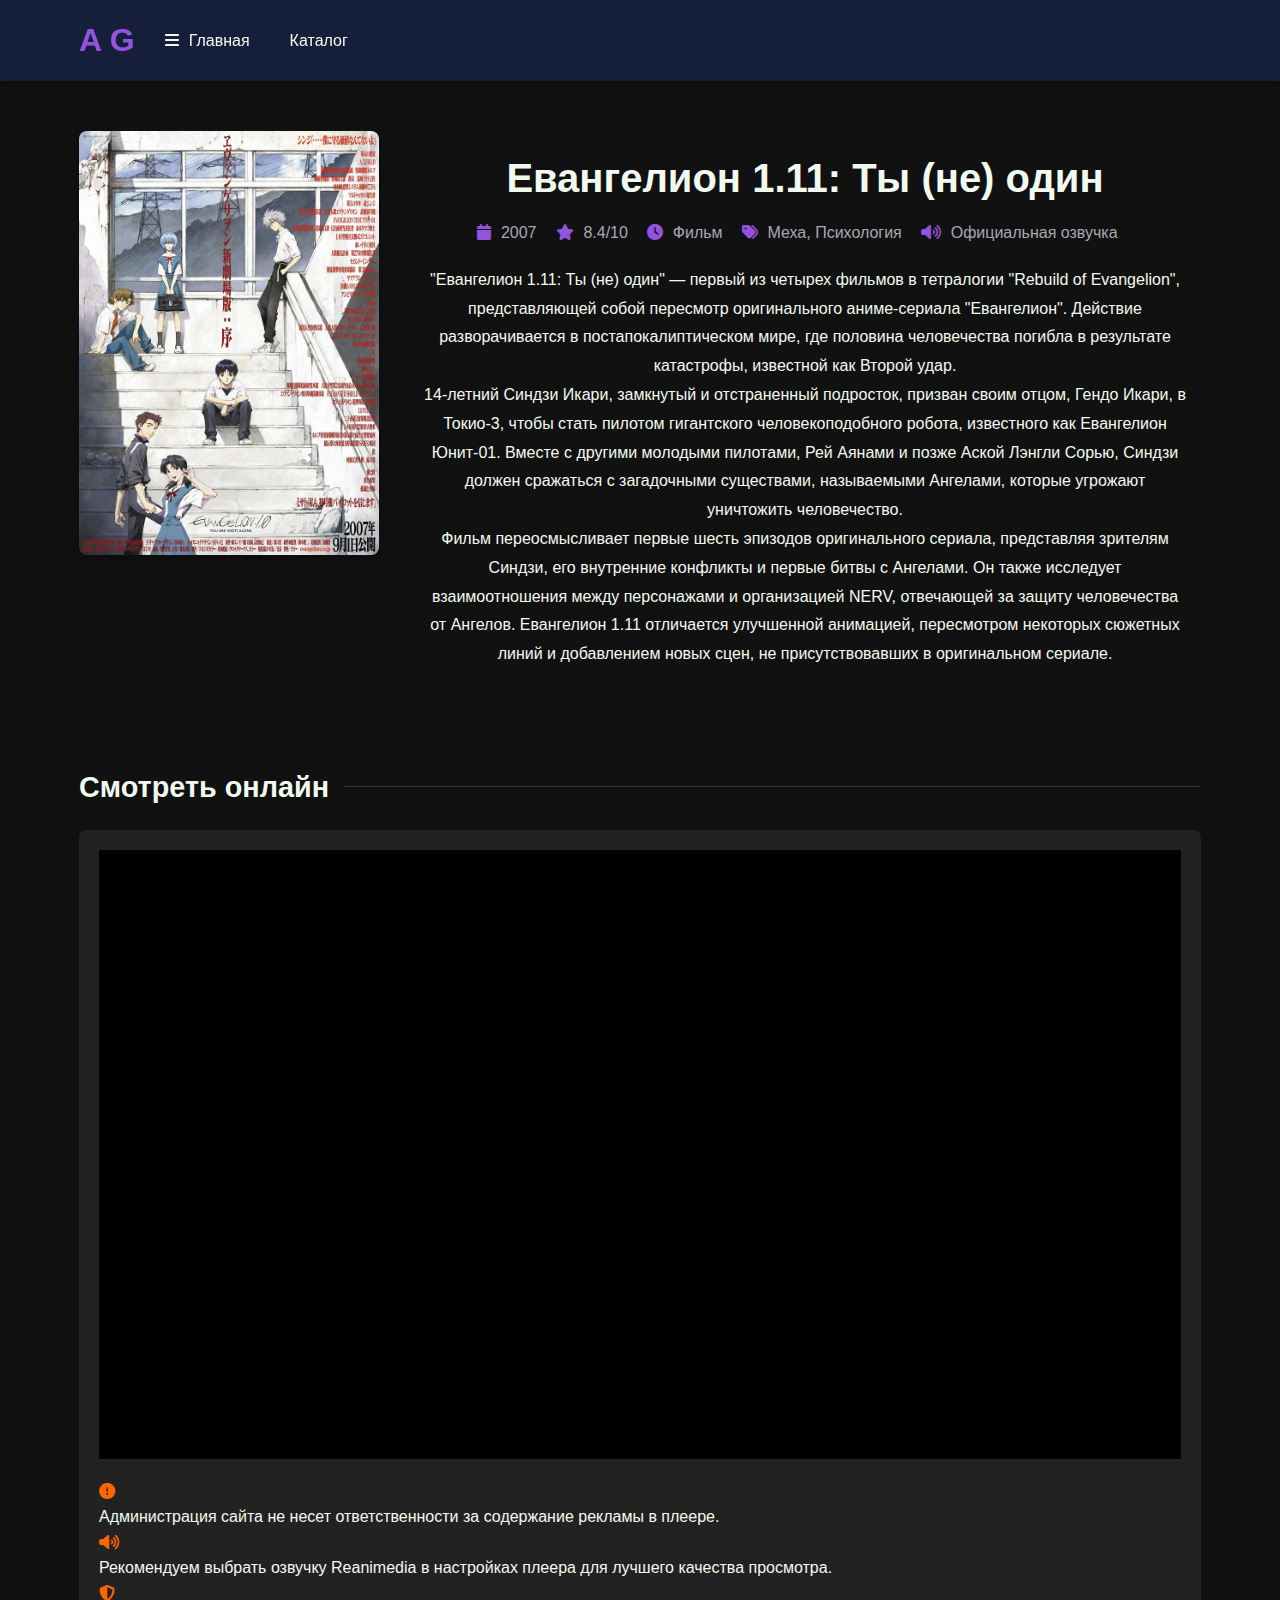
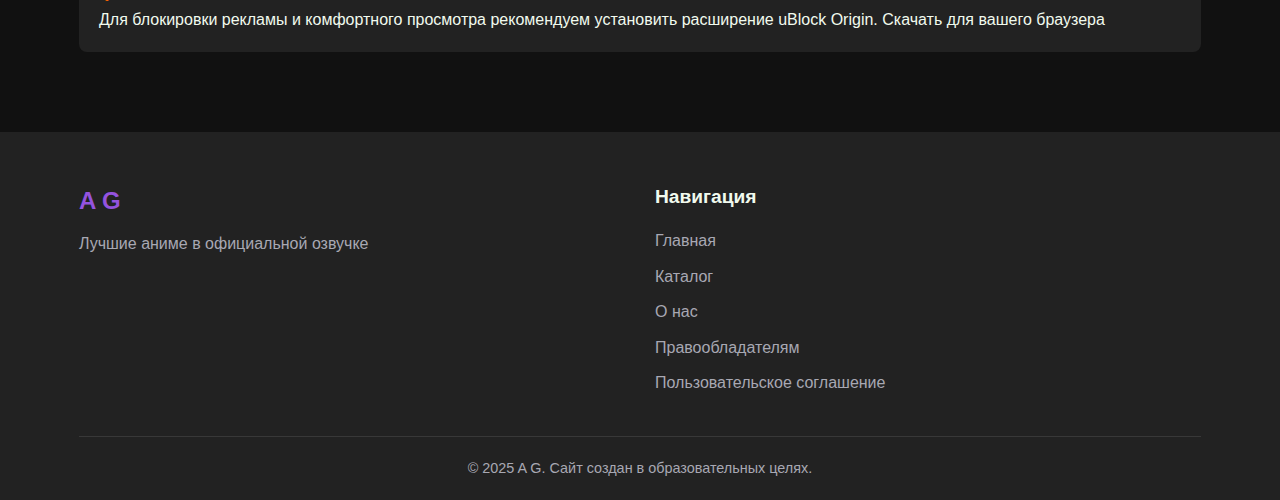
<file: anime/evangelion-111.html>
<!DOCTYPE html>
<html lang="ru">
<head>
    <meta charset="UTF-8">
    <meta name="viewport" content="width=device-width, initial-scale=1.0">
    <title>Евангелион 1.11 - A G</title>
    <link rel="stylesheet" href="../css/style.css">
    <link rel="stylesheet" href="https://cdnjs.cloudflare.com/ajax/libs/font-awesome/6.4.0/css/all.min.css">
    <style>
        :root {
            --primary-color: #9453de;
            --secondary-color: #01a01d;
            --dark-bg: #111111;
            --card-bg: #222222;
            --accent-color: #ff6600;
        }
        
        body {
            background-color: var(--dark-bg);
        }
        
        .anime-details {
            padding: 50px 0;
        }
        
        .anime-container {
            display: grid;
            grid-template-columns: 300px 1fr;
            gap: 30px;
        }
        
        .anime-poster img {
            width: 100%;
            border-radius: var(--border-radius);
            box-shadow: var(--box-shadow);
        }
        
        .anime-info h1 {
            font-size: 2.5rem;
            margin-bottom: 10px;
        }
        
        .anime-info .details {
            margin-bottom: 20px;
        }
        
        .anime-info .details span {
            display: inline-block;
            margin-right: 15px;
            color: var(--gray-text);
        }
        
        .anime-info .details span i {
            margin-right: 5px;
            color: var(--primary-color);
        }
        
        .anime-info .synopsis {
            margin-bottom: 30px;
            line-height: 1.8;
        }
        
        .episodes-section {
            margin-top: 50px;
        }
        
        .episodes-title {
            font-size: 1.8rem;
            margin-bottom: 20px;
            display: flex;
            align-items: center;
        }
        
        .episodes-title::after {
            content: '';
            flex: 1;
            height: 1px;
            background-color: #333;
            margin-left: 15px;
        }
        
        .player-container {
            background-color: var(--card-bg);
            border-radius: var(--border-radius);
            padding: 20px;
            margin-bottom: 30px;
        }
        
        .player {
            width: 100%;
            aspect-ratio: 16/9;
            background-color: #000;
            margin-bottom: 20px;
            display: flex;
            align-items: center;
            justify-content: center;
            color: var(--gray-text);
            font-size: 1.2rem;
        }
        
        @media (max-width: 768px) {
            .anime-container {
                grid-template-columns: 1fr;
            }
            
            .anime-poster {
                max-width: 300px;
                margin: 0 auto;
            }
            
            .player {
                aspect-ratio: 4/3;
            }
        }
    </style>
</head>
<body>
    <header>
        <div class="container">
            <div class="logo">
                <h1><a href="../index.html">A G</a></h1>
            </div>
            <nav>
                <ul>
                    <li><a href="../index.html">Главная</a></li>
                    <li><a href="../catalog.html">Каталог</a></li>
                </ul>
            </nav>
            <div class="buttons">
                
            </div>
        </div>
    </header>

    <main>
        <section class="anime-details">
            <div class="container">
                <div class="anime-container">
                    <div class="anime-poster">
                        <img src="../img/eva1.jpeg" alt="Евангелион 1.11">
                    </div>
                    <div class="anime-info">
                        <h1>Евангелион 1.11: Ты (не) один</h1>
                        <div class="details">
                            <span><i class="fas fa-calendar"></i> 2007</span>
                            <span><i class="fas fa-star"></i> 8.4/10</span>
                            <span><i class="fas fa-clock"></i> Фильм</span>
                            <span><i class="fas fa-tags"></i> Меха, Психология</span>
                            <span><i class="fas fa-volume-high"></i> Официальная озвучка</span>
                        </div>
                        <div class="synopsis">
                            <p>"Евангелион 1.11: Ты (не) один" — первый из четырех фильмов в тетралогии "Rebuild of Evangelion", представляющей собой пересмотр оригинального аниме-сериала "Евангелион". Действие разворачивается в постапокалиптическом мире, где половина человечества погибла в результате катастрофы, известной как Второй удар.</p>
                            <p>14-летний Синдзи Икари, замкнутый и отстраненный подросток, призван своим отцом, Гендо Икари, в Токио-3, чтобы стать пилотом гигантского человекоподобного робота, известного как Евангелион Юнит-01. Вместе с другими молодыми пилотами, Рей Аянами и позже Аской Лэнгли Сорью, Синдзи должен сражаться с загадочными существами, называемыми Ангелами, которые угрожают уничтожить человечество.</p>
                            <p>Фильм переосмысливает первые шесть эпизодов оригинального сериала, представляя зрителям Синдзи, его внутренние конфликты и первые битвы с Ангелами. Он также исследует взаимоотношения между персонажами и организацией NERV, отвечающей за защиту человечества от Ангелов. Евангелион 1.11 отличается улучшенной анимацией, пересмотром некоторых сюжетных линий и добавлением новых сцен, не присутствовавших в оригинальном сериале.</p>
                        </div>
                    </div>
                </div>
                
                <div class="episodes-section">
                    <h2 class="episodes-title">Смотреть онлайн</h2>
                    
                    <div class="player-container">
                        <div class="player">
                            <iframe src="https://kodik.info/video/9915/c49e3b1be5f4d51deb8a2ccc1f965f15/720p" width="100%" height="100%" frameborder="0" AllowFullScreen allow="autoplay *; fullscreen *"></iframe>
                        </div>
                        
                        <div class="player-notices">
                            <div class="notice">
                                <i class="fas fa-exclamation-circle" style="color: var(--accent-color);"></i>
                                <p>Администрация сайта не несет ответственности за содержание рекламы в плеере.</p>
                            </div>
                            
                            <div class="notice">
                                <i class="fas fa-volume-high" style="color: var(--accent-color);"></i>
                                <p>Рекомендуем выбрать озвучку Reanimedia в настройках плеера для лучшего качества просмотра.</p>
                            </div>
                            
                            <div class="notice" id="ublock-notice">
                                <i class="fas fa-shield-alt" style="color: var(--accent-color);"></i>
                                <p>Для блокировки рекламы и комфортного просмотра рекомендуем установить расширение uBlock Origin. <a href="#" id="ublock-link" target="_blank">Скачать для вашего браузера</a></p>
                            </div>
                        </div>
                    </div>
                </div>
            </div>
        </section>
    </main>

    <footer>
        <div class="container">
            <div class="footer-content">
                <div class="footer-logo">
                    <h2>A G</h2>
                    <p>Лучшие аниме в официальной озвучке</p>
                </div>
                <div class="footer-links">
                    <h3>Навигация</h3>
                    <ul>
                        <li><a href="../index.html">Главная</a></li>
                        <li><a href="../catalog.html">Каталог</a></li>
                        <li><a href="../about.html">О нас</a></li>
                        <li><a href="../copyright.html">Правообладателям</a></li>
                        <li><a href="../terms.html">Пользовательское соглашение</a></li>
                    </ul>
                </div>
            </div>
            <div class="footer-bottom">
                <p>&copy; 2025 A G. Сайт создан в образовательных целях.</p>
            </div>
        </div>
    </footer>

    <script src="../js/main.js"></script>
    <script>
        // Определение браузера и установка правильной ссылки на uBlock Origin
        document.addEventListener('DOMContentLoaded', function() {
            const userAgent = navigator.userAgent;
            let ublockLink = document.getElementById('ublock-link');
            
            if (userAgent.indexOf("Chrome") > -1) {
                ublockLink.href = "https://chrome.google.com/webstore/detail/ublock-origin/cjpalhdlnbpafiamejdnhcphjbkeiagm";
            } else if (userAgent.indexOf("Firefox") > -1) {
                ublockLink.href = "https://addons.mozilla.org/ru/firefox/addon/ublock-origin/";
            } else if (userAgent.indexOf("Opera") > -1 || userAgent.indexOf("OPR") > -1) {
                ublockLink.href = "https://addons.opera.com/ru/extensions/details/ublock/";
            } else if (userAgent.indexOf("Edg") > -1) {
                ublockLink.href = "https://microsoftedge.microsoft.com/addons/detail/ublock-origin/odfafepnkmbhccpbejgmiehpchacaeak";
            } else {
                document.getElementById('ublock-notice').style.display = 'none';
            }
        });
    </script>
</body>
</html>
</file>
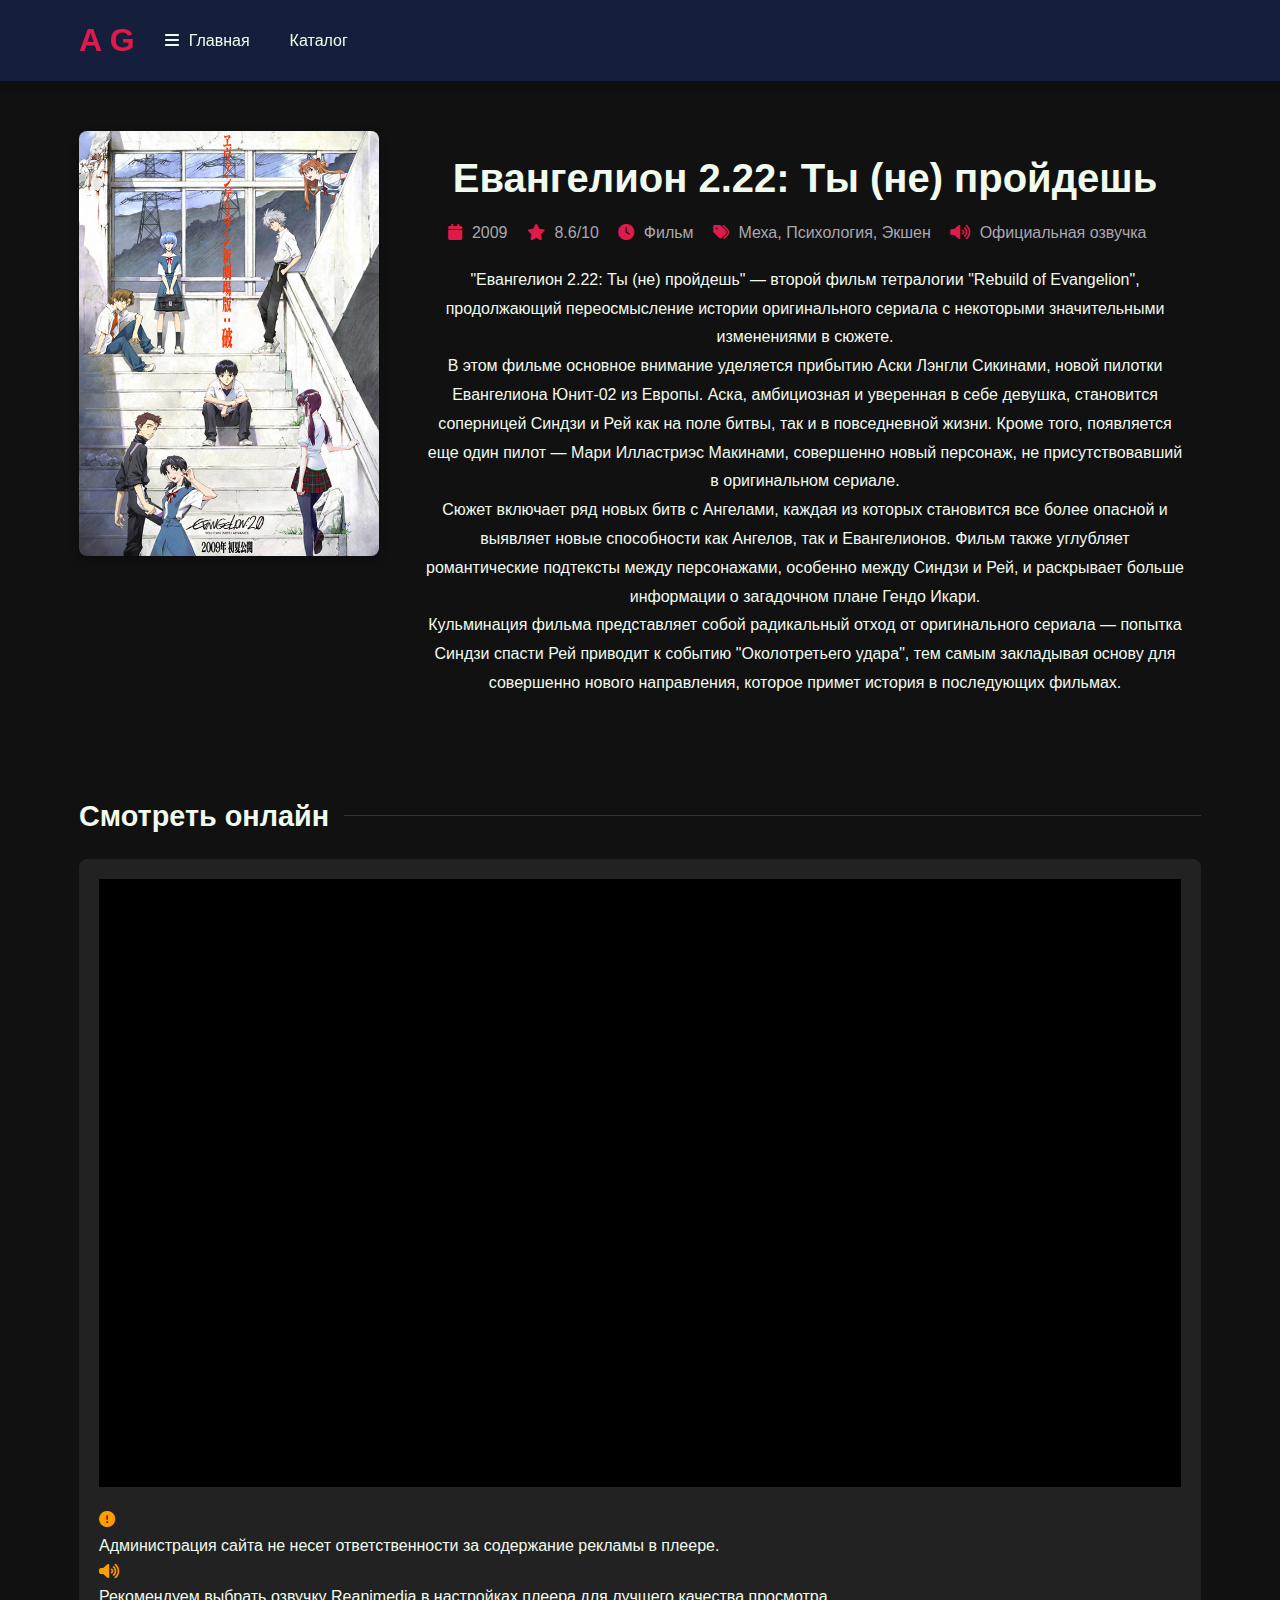
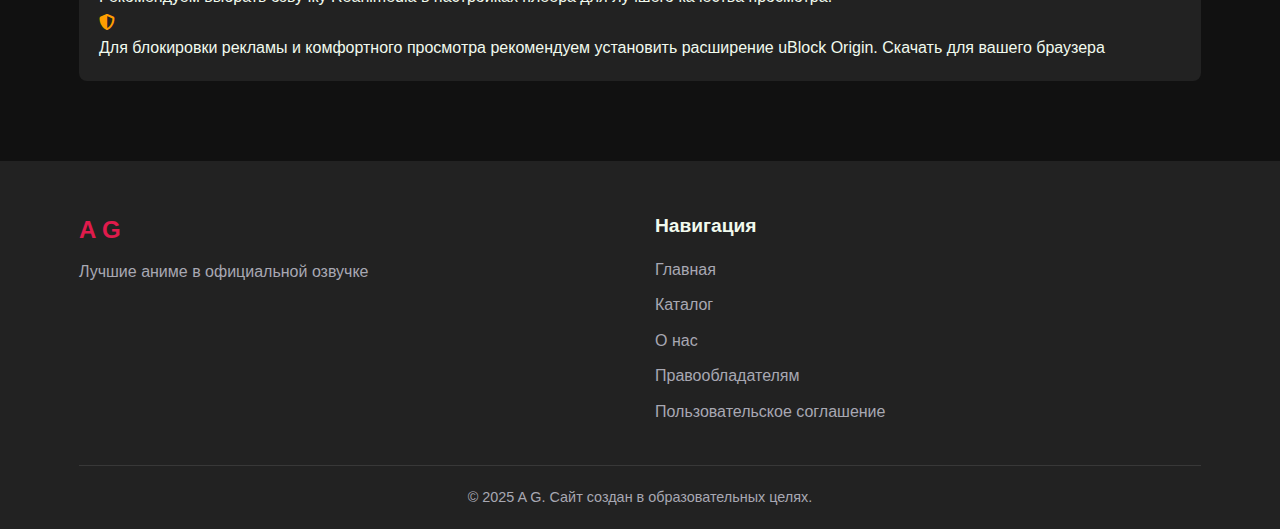
<file: anime/evangelion-222.html>
<!DOCTYPE html>
<html lang="ru">
<head>
    <meta charset="UTF-8">
    <meta name="viewport" content="width=device-width, initial-scale=1.0">
    <title>Евангелион 2.22 - A G</title>
    <link rel="stylesheet" href="../css/style.css">
    <link rel="stylesheet" href="https://cdnjs.cloudflare.com/ajax/libs/font-awesome/6.4.0/css/all.min.css">
    <style>
        :root {
            --primary-color: #e01b4c;
            --secondary-color: #9453de;
            --dark-bg: #111111;
            --card-bg: #222222;
            --accent-color: #ff9e00;
        }
        
        body {
            background-color: var(--dark-bg);
        }
        
        .anime-details {
            padding: 50px 0;
        }
        
        .anime-container {
            display: grid;
            grid-template-columns: 300px 1fr;
            gap: 30px;
        }
        
        .anime-poster img {
            width: 100%;
            border-radius: var(--border-radius);
            box-shadow: var(--box-shadow);
        }
        
        .anime-info h1 {
            font-size: 2.5rem;
            margin-bottom: 10px;
        }
        
        .anime-info .details {
            margin-bottom: 20px;
        }
        
        .anime-info .details span {
            display: inline-block;
            margin-right: 15px;
            color: var(--gray-text);
        }
        
        .anime-info .details span i {
            margin-right: 5px;
            color: var(--primary-color);
        }
        
        .anime-info .synopsis {
            margin-bottom: 30px;
            line-height: 1.8;
        }
        
        .episodes-section {
            margin-top: 50px;
        }
        
        .episodes-title {
            font-size: 1.8rem;
            margin-bottom: 20px;
            display: flex;
            align-items: center;
        }
        
        .episodes-title::after {
            content: '';
            flex: 1;
            height: 1px;
            background-color: #333;
            margin-left: 15px;
        }
        
        .player-container {
            background-color: var(--card-bg);
            border-radius: var(--border-radius);
            padding: 20px;
            margin-bottom: 30px;
        }
        
        .player {
            width: 100%;
            aspect-ratio: 16/9;
            background-color: #000;
            margin-bottom: 20px;
            display: flex;
            align-items: center;
            justify-content: center;
            color: var(--gray-text);
            font-size: 1.2rem;
        }
        
        @media (max-width: 768px) {
            .anime-container {
                grid-template-columns: 1fr;
            }
            
            .anime-poster {
                max-width: 300px;
                margin: 0 auto;
            }
            
            .player {
                aspect-ratio: 4/3;
            }
        }
    </style>
</head>
<body>
    <header>
        <div class="container">
            <div class="logo">
                <h1><a href="../index.html">A G</a></h1>
            </div>
            <nav>
                <ul>
                    <li><a href="../index.html">Главная</a></li>
                    <li><a href="../catalog.html">Каталог</a></li>
                </ul>
            </nav>
            <div class="buttons">
                
            </div>
        </div>
    </header>

    <main>
        <section class="anime-details">
            <div class="container">
                <div class="anime-container">
                    <div class="anime-poster">
                        <img src="../img/eva2.jpeg" alt="Евангелион 2.22">
                    </div>
                    <div class="anime-info">
                        <h1>Евангелион 2.22: Ты (не) пройдешь</h1>
                        <div class="details">
                            <span><i class="fas fa-calendar"></i> 2009</span>
                            <span><i class="fas fa-star"></i> 8.6/10</span>
                            <span><i class="fas fa-clock"></i> Фильм</span>
                            <span><i class="fas fa-tags"></i> Меха, Психология, Экшен</span>
                            <span><i class="fas fa-volume-high"></i> Официальная озвучка</span>
                        </div>
                        <div class="synopsis">
                            <p>"Евангелион 2.22: Ты (не) пройдешь" — второй фильм тетралогии "Rebuild of Evangelion", продолжающий переосмысление истории оригинального сериала с некоторыми значительными изменениями в сюжете.</p>
                            <p>В этом фильме основное внимание уделяется прибытию Аски Лэнгли Сикинами, новой пилотки Евангелиона Юнит-02 из Европы. Аска, амбициозная и уверенная в себе девушка, становится соперницей Синдзи и Рей как на поле битвы, так и в повседневной жизни. Кроме того, появляется еще один пилот — Мари Илластриэс Макинами, совершенно новый персонаж, не присутствовавший в оригинальном сериале.</p>
                            <p>Сюжет включает ряд новых битв с Ангелами, каждая из которых становится все более опасной и выявляет новые способности как Ангелов, так и Евангелионов. Фильм также углубляет романтические подтексты между персонажами, особенно между Синдзи и Рей, и раскрывает больше информации о загадочном плане Гендо Икари.</p>
                            <p>Кульминация фильма представляет собой радикальный отход от оригинального сериала — попытка Синдзи спасти Рей приводит к событию "Околотретьего удара", тем самым закладывая основу для совершенно нового направления, которое примет история в последующих фильмах.</p>
                        </div>
                    </div>
                </div>
                
                <div class="episodes-section">
                    <h2 class="episodes-title">Смотреть онлайн</h2>
                    
                    <div class="player-container">
                        <div class="player">
                            <iframe src="https://kodik.info/video/20580/30af2326749ede0d5e2f88664e74be09/720p" width="100%" height="100%" frameborder="0" AllowFullScreen allow="autoplay *; fullscreen *"></iframe>
                        </div>
                        
                        <div class="player-notices">
                            <div class="notice">
                                <i class="fas fa-exclamation-circle" style="color: var(--accent-color);"></i>
                                <p>Администрация сайта не несет ответственности за содержание рекламы в плеере.</p>
                            </div>
                            
                            <div class="notice">
                                <i class="fas fa-volume-high" style="color: var(--accent-color);"></i>
                                <p>Рекомендуем выбрать озвучку Reanimedia в настройках плеера для лучшего качества просмотра.</p>
                            </div>
                            
                            <div class="notice" id="ublock-notice">
                                <i class="fas fa-shield-alt" style="color: var(--accent-color);"></i>
                                <p>Для блокировки рекламы и комфортного просмотра рекомендуем установить расширение uBlock Origin. <a href="#" id="ublock-link" target="_blank">Скачать для вашего браузера</a></p>
                            </div>
                        </div>
                    </div>
                </div>
            </div>
        </section>
    </main>

    <footer>
        <div class="container">
            <div class="footer-content">
                <div class="footer-logo">
                    <h2>A G</h2>
                    <p>Лучшие аниме в официальной озвучке</p>
                </div>
                <div class="footer-links">
                    <h3>Навигация</h3>
                    <ul>
                        <li><a href="../index.html">Главная</a></li>
                        <li><a href="../catalog.html">Каталог</a></li>
                        <li><a href="../about.html">О нас</a></li>
                        <li><a href="../copyright.html">Правообладателям</a></li>
                        <li><a href="../terms.html">Пользовательское соглашение</a></li>
                    </ul>
                </div>
            </div>
            <div class="footer-bottom">
                <p>&copy; 2025 A G. Сайт создан в образовательных целях.</p>
            </div>
        </div>
    </footer>

    <script src="../js/main.js"></script>
    <script>
        // Определение браузера и установка правильной ссылки на uBlock Origin
        document.addEventListener('DOMContentLoaded', function() {
            const userAgent = navigator.userAgent;
            let ublockLink = document.getElementById('ublock-link');
            
            if (userAgent.indexOf("Chrome") > -1) {
                ublockLink.href = "https://chrome.google.com/webstore/detail/ublock-origin/cjpalhdlnbpafiamejdnhcphjbkeiagm";
            } else if (userAgent.indexOf("Firefox") > -1) {
                ublockLink.href = "https://addons.mozilla.org/ru/firefox/addon/ublock-origin/";
            } else if (userAgent.indexOf("Opera") > -1 || userAgent.indexOf("OPR") > -1) {
                ublockLink.href = "https://addons.opera.com/ru/extensions/details/ublock/";
            } else if (userAgent.indexOf("Edg") > -1) {
                ublockLink.href = "https://microsoftedge.microsoft.com/addons/detail/ublock-origin/odfafepnkmbhccpbejgmiehpchacaeak";
            } else {
                document.getElementById('ublock-notice').style.display = 'none';
            }
        });
    </script>
</body>
</html>
</file>
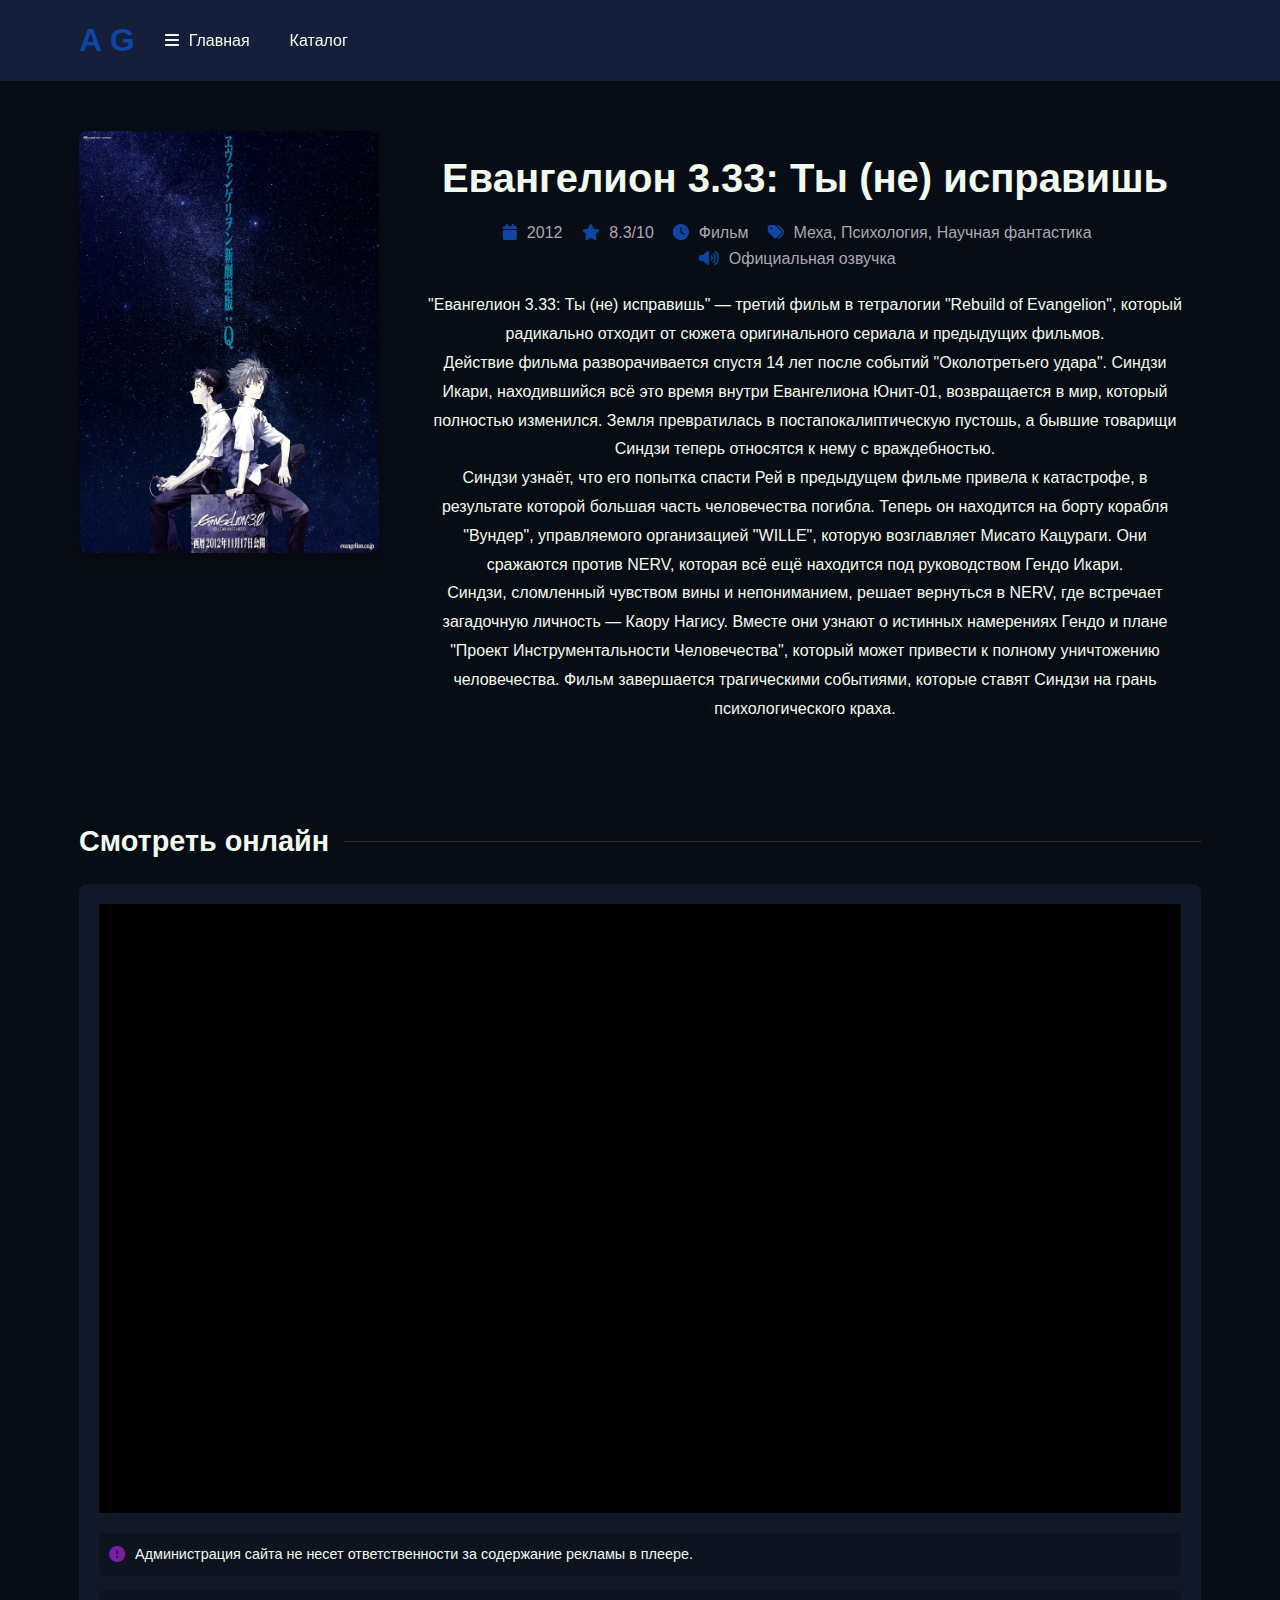
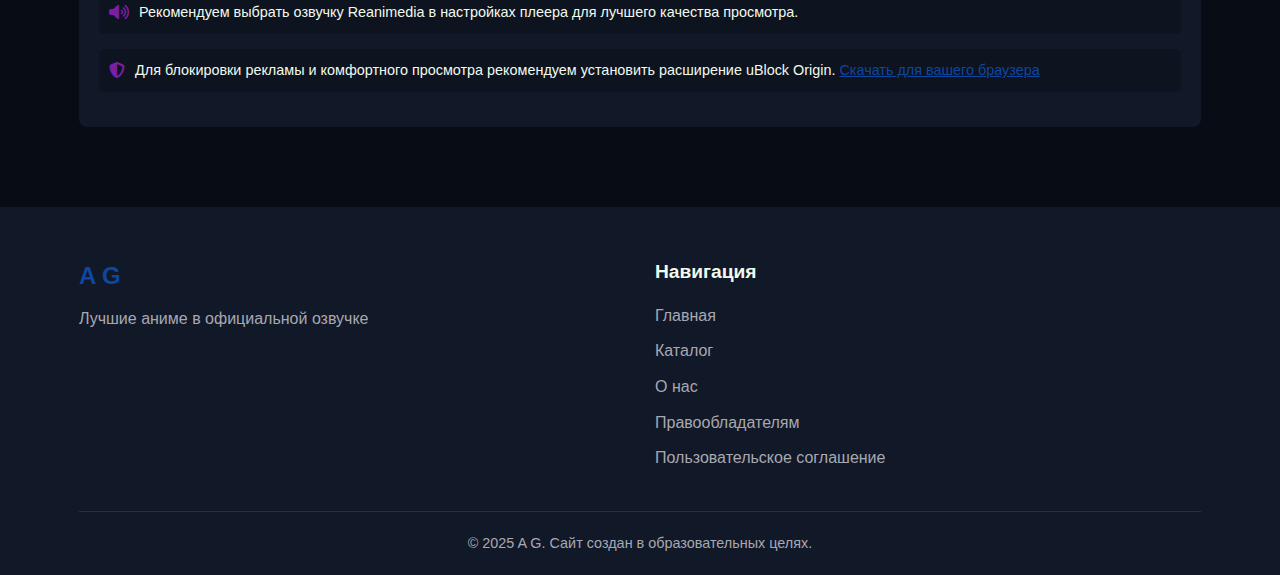
<file: anime/evangelion-333.html>
<!DOCTYPE html>
<html lang="ru">
<head>
    <meta charset="UTF-8">
    <meta name="viewport" content="width=device-width, initial-scale=1.0">
    <title>Евангелион 3.33 - A G</title>
    <link rel="stylesheet" href="../css/style.css">
    <link rel="stylesheet" href="https://cdnjs.cloudflare.com/ajax/libs/font-awesome/6.4.0/css/all.min.css">
    <style>
        :root {
            --primary-color: #0d47a1;
            --secondary-color: #b71c1c;
            --dark-bg: #080c14;
            --card-bg: #111827;
            --accent-color: #7b1fa2;
        }
        
        body {
            background-color: var(--dark-bg);
        }
        
        .anime-details {
            padding: 50px 0;
        }
        
        .anime-container {
            display: grid;
            grid-template-columns: 300px 1fr;
            gap: 30px;
        }
        
        .anime-poster img {
            width: 100%;
            border-radius: var(--border-radius);
            box-shadow: var(--box-shadow);
        }
        
        .anime-info h1 {
            font-size: 2.5rem;
            margin-bottom: 10px;
        }
        
        .anime-info .details {
            margin-bottom: 20px;
        }
        
        .anime-info .details span {
            display: inline-block;
            margin-right: 15px;
            color: var(--gray-text);
        }
        
        .anime-info .details span i {
            margin-right: 5px;
            color: var(--primary-color);
        }
        
        .anime-info .synopsis {
            margin-bottom: 30px;
            line-height: 1.8;
        }
        
        .episodes-section {
            margin-top: 50px;
        }
        
        .episodes-title {
            font-size: 1.8rem;
            margin-bottom: 20px;
            display: flex;
            align-items: center;
        }
        
        .episodes-title::after {
            content: '';
            flex: 1;
            height: 1px;
            background-color: #333;
            margin-left: 15px;
        }
        
        .player-container {
            background-color: var(--card-bg);
            border-radius: var(--border-radius);
            padding: 20px;
            margin-bottom: 30px;
        }
        
        .player {
            width: 100%;
            aspect-ratio: 16/9;
            background-color: #000;
            margin-bottom: 20px;
            display: flex;
            align-items: center;
            justify-content: center;
            color: var(--gray-text);
            font-size: 1.2rem;
        }
        
        @media (max-width: 768px) {
            .anime-container {
                grid-template-columns: 1fr;
            }
            
            .anime-poster {
                max-width: 300px;
                margin: 0 auto;
            }
            
            .player {
                aspect-ratio: 4/3;
            }
        }
        
        /* Стили для сносок под плеером */
        .player-notices {
            margin-top: 20px;
        }
        
        .notice {
            display: flex;
            align-items: flex-start;
            gap: 10px;
            margin-bottom: 15px;
            padding: 10px;
            background-color: rgba(0, 0, 0, 0.2);
            border-radius: 5px;
        }
        
        .notice i {
            margin-top: 3px;
        }
        
        .notice p {
            margin: 0;
            font-size: 0.9rem;
        }
        
        .notice a {
            color: var(--primary-color);
            text-decoration: underline;
        }
    </style>
</head>
<body>
    <header>
        <div class="container">
            <div class="logo">
                <h1><a href="../index.html">A G</a></h1>
            </div>
            <nav>
                <ul>
                    <li><a href="../index.html">Главная</a></li>
                    <li><a href="../catalog.html">Каталог</a></li>
                </ul>
            </nav>
            <div class="buttons">
                
            </div>
        </div>
    </header>

    <main>
        <section class="anime-details">
            <div class="container">
                <div class="anime-container">
                    <div class="anime-poster">
                        <img src="../img/eva3.jpeg" alt="Евангелион 3.33">
                    </div>
                    <div class="anime-info">
                        <h1>Евангелион 3.33: Ты (не) исправишь</h1>
                        <div class="details">
                            <span><i class="fas fa-calendar"></i> 2012</span>
                            <span><i class="fas fa-star"></i> 8.3/10</span>
                            <span><i class="fas fa-clock"></i> Фильм</span>
                            <span><i class="fas fa-tags"></i> Меха, Психология, Научная фантастика</span>
                            <span><i class="fas fa-volume-high"></i> Официальная озвучка</span>
                        </div>
                        <div class="synopsis">
                            <p>"Евангелион 3.33: Ты (не) исправишь" — третий фильм в тетралогии "Rebuild of Evangelion", который радикально отходит от сюжета оригинального сериала и предыдущих фильмов.</p>
                            <p>Действие фильма разворачивается спустя 14 лет после событий "Околотретьего удара". Синдзи Икари, находившийся всё это время внутри Евангелиона Юнит-01, возвращается в мир, который полностью изменился. Земля превратилась в постапокалиптическую пустошь, а бывшие товарищи Синдзи теперь относятся к нему с враждебностью.</p>
                            <p>Синдзи узнаёт, что его попытка спасти Рей в предыдущем фильме привела к катастрофе, в результате которой большая часть человечества погибла. Теперь он находится на борту корабля "Вундер", управляемого организацией "WILLE", которую возглавляет Мисато Кацураги. Они сражаются против NERV, которая всё ещё находится под руководством Гендо Икари.</p>
                            <p>Синдзи, сломленный чувством вины и непониманием, решает вернуться в NERV, где встречает загадочную личность — Каору Нагису. Вместе они узнают о истинных намерениях Гендо и плане "Проект Инструментальности Человечества", который может привести к полному уничтожению человечества. Фильм завершается трагическими событиями, которые ставят Синдзи на грань психологического краха.</p>
                        </div>
                    </div>
                </div>
                
                <div class="episodes-section">
                    <h2 class="episodes-title">Смотреть онлайн</h2>
                    
                    <div class="player-container">
                        <div class="player">
                            <iframe src="https://kodik.info/video/33414/48520d49a155cbfbd9cd1bccde801eb7/720p" width="100%" height="100%" frameborder="0" AllowFullScreen allow="autoplay *; fullscreen *"></iframe>
                        </div>
                        
                        <div class="player-notices">
                            <div class="notice">
                                <i class="fas fa-exclamation-circle" style="color: var(--accent-color);"></i>
                                <p>Администрация сайта не несет ответственности за содержание рекламы в плеере.</p>
                            </div>
                            
                            <div class="notice">
                                <i class="fas fa-volume-high" style="color: var(--accent-color);"></i>
                                <p>Рекомендуем выбрать озвучку Reanimedia в настройках плеера для лучшего качества просмотра.</p>
                            </div>
                            
                            <div class="notice" id="ublock-notice">
                                <i class="fas fa-shield-alt" style="color: var(--accent-color);"></i>
                                <p>Для блокировки рекламы и комфортного просмотра рекомендуем установить расширение uBlock Origin. <a href="#" id="ublock-link" target="_blank">Скачать для вашего браузера</a></p>
                            </div>
                        </div>
                    </div>
                </div>
            </div>
        </section>
    </main>

    <footer>
        <div class="container">
            <div class="footer-content">
                <div class="footer-logo">
                    <h2>A G</h2>
                    <p>Лучшие аниме в официальной озвучке</p>
                </div>
                <div class="footer-links">
                    <h3>Навигация</h3>
                    <ul>
                        <li><a href="../index.html">Главная</a></li>
                        <li><a href="../catalog.html">Каталог</a></li>
                        <li><a href="../about.html">О нас</a></li>
                        <li><a href="../copyright.html">Правообладателям</a></li>
                        <li><a href="../terms.html">Пользовательское соглашение</a></li>
                    </ul>
                </div>
            </div>
            <div class="footer-bottom">
                <p>&copy; 2025 A G. Сайт создан в образовательных целях.</p>
            </div>
        </div>
    </footer>

    <script src="../js/main.js"></script>
    <script>
        // Определение браузера и установка правильной ссылки на uBlock Origin
        document.addEventListener('DOMContentLoaded', function() {
            const userAgent = navigator.userAgent;
            let ublockLink = document.getElementById('ublock-link');
            
            if (userAgent.indexOf("Chrome") > -1) {
                ublockLink.href = "https://chrome.google.com/webstore/detail/ublock-origin/cjpalhdlnbpafiamejdnhcphjbkeiagm";
            } else if (userAgent.indexOf("Firefox") > -1) {
                ublockLink.href = "https://addons.mozilla.org/ru/firefox/addon/ublock-origin/";
            } else if (userAgent.indexOf("Opera") > -1 || userAgent.indexOf("OPR") > -1) {
                ublockLink.href = "https://addons.opera.com/ru/extensions/details/ublock/";
            } else if (userAgent.indexOf("Edg") > -1) {
                ublockLink.href = "https://microsoftedge.microsoft.com/addons/detail/ublock-origin/odfafepnkmbhccpbejgmiehpchacaeak";
            } else {
                document.getElementById('ublock-notice').style.display = 'none';
            }
        });
    </script>
</body>
</html>
</file>
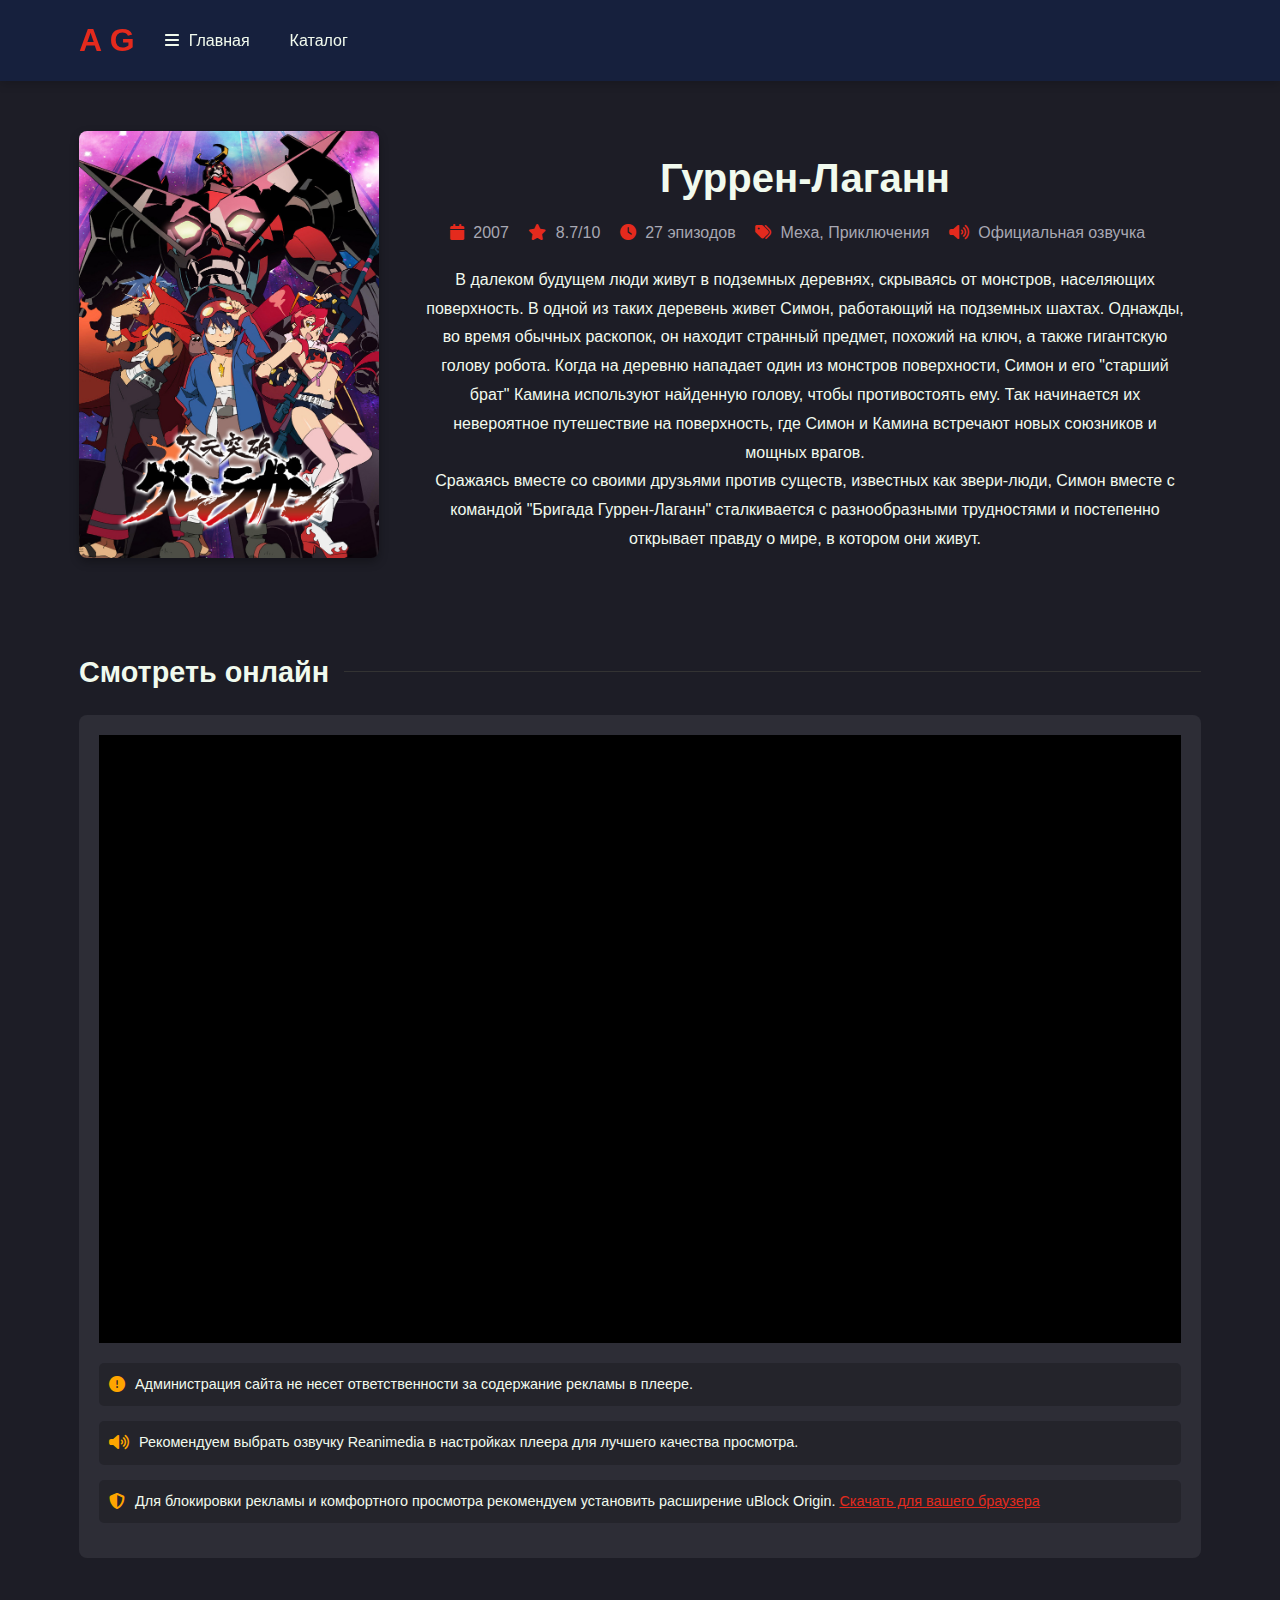
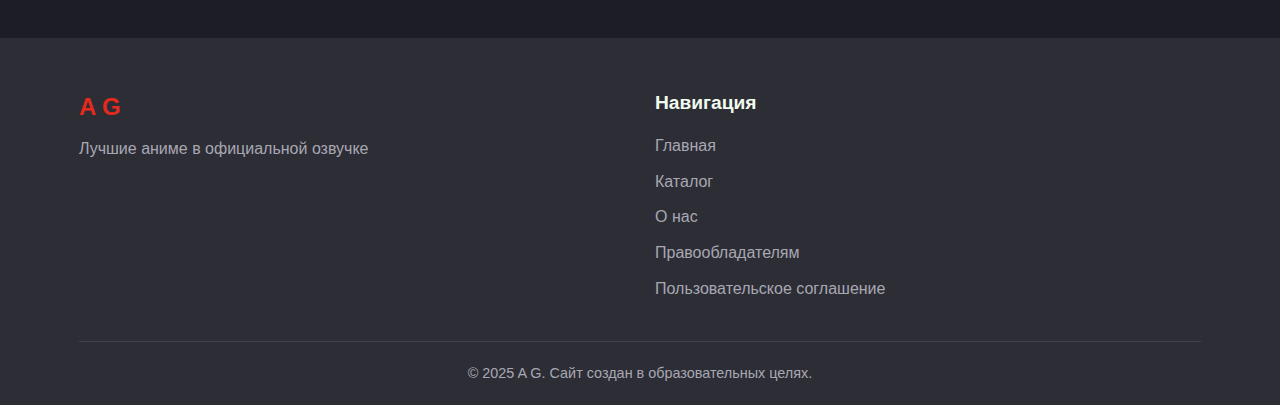
<file: anime/gurren-lagann.html>
<!DOCTYPE html>
<html lang="ru">
<head>
    <meta charset="UTF-8">
    <meta name="viewport" content="width=device-width, initial-scale=1.0">
    <title>Гуррен-Лаганн - A G</title>
    <link rel="stylesheet" href="../css/style.css">
    <link rel="stylesheet" href="https://cdnjs.cloudflare.com/ajax/libs/font-awesome/6.4.0/css/all.min.css">
    <style>
        :root {
            --primary-color: #e42a1d;
            --secondary-color: #ff8e2b;
            --dark-bg: #1d1d26;
            --card-bg: #2d2d36;
            --accent-color: #ffa500;
        }
        
        body {
            background-color: var(--dark-bg);
        }
        
        .anime-details {
            padding: 50px 0;
        }
        
        .anime-container {
            display: grid;
            grid-template-columns: 300px 1fr;
            gap: 30px;
        }
        
        .anime-poster img {
            width: 100%;
            border-radius: var(--border-radius);
            box-shadow: var(--box-shadow);
        }
        
        .anime-info h1 {
            font-size: 2.5rem;
            margin-bottom: 10px;
        }
        
        .anime-info .details {
            margin-bottom: 20px;
        }
        
        .anime-info .details span {
            display: inline-block;
            margin-right: 15px;
            color: var(--gray-text);
        }
        
        .anime-info .details span i {
            margin-right: 5px;
            color: var(--primary-color);
        }
        
        .anime-info .synopsis {
            margin-bottom: 30px;
            line-height: 1.8;
        }
        
        .episodes-section {
            margin-top: 50px;
        }
        
        .episodes-title {
            font-size: 1.8rem;
            margin-bottom: 20px;
            display: flex;
            align-items: center;
        }
        
        .episodes-title::after {
            content: '';
            flex: 1;
            height: 1px;
            background-color: #333;
            margin-left: 15px;
        }
        
        .player-container {
            background-color: var(--card-bg);
            border-radius: var(--border-radius);
            padding: 20px;
            margin-bottom: 30px;
        }
        
        .player {
            width: 100%;
            aspect-ratio: 16/9;
            background-color: #000;
            margin-bottom: 20px;
            display: flex;
            align-items: center;
            justify-content: center;
            color: var(--gray-text);
            font-size: 1.2rem;
        }
        
        .episodes-list {
            display: grid;
            grid-template-columns: repeat(auto-fill, minmax(60px, 1fr));
            gap: 10px;
            margin-top: 20px;
        }
        
        .episode-btn {
            display: flex;
            align-items: center;
            justify-content: center;
            height: 40px;
            background-color: var(--dark-bg);
            border-radius: 5px;
            cursor: pointer;
            transition: var(--transition);
        }
        
        .episode-btn:hover, .episode-btn.active {
            background-color: var(--primary-color);
        }
        
        @media (max-width: 768px) {
            .anime-container {
                grid-template-columns: 1fr;
            }
            
            .anime-poster {
                max-width: 300px;
                margin: 0 auto;
            }
            
            .player {
                aspect-ratio: 4/3;
            }
        }
        
        /* Стили для сносок под плеером */
        .player-notices {
            margin-top: 20px;
        }
        
        .notice {
            display: flex;
            align-items: flex-start;
            gap: 10px;
            margin-bottom: 15px;
            padding: 10px;
            background-color: rgba(0, 0, 0, 0.2);
            border-radius: 5px;
        }
        
        .notice i {
            margin-top: 3px;
        }
        
        .notice p {
            margin: 0;
            font-size: 0.9rem;
        }
        
        .notice a {
            color: var(--primary-color);
            text-decoration: underline;
        }
    </style>
</head>
<body>
    <header>
        <div class="container">
            <div class="logo">
                <h1><a href="../index.html">A G</a></h1>
            </div>
            <nav>
                <ul>
                    <li><a href="../index.html">Главная</a></li>
                    <li><a href="../catalog.html">Каталог</a></li>
                </ul>
            </nav>
            <div class="buttons">
                
            </div>
        </div>
    </header>

    <main>
        <section class="anime-details">
            <div class="container">
                <div class="anime-container">
                    <div class="anime-poster">
                        <img src="../img/gurrenLaggan.jpeg" alt="Гуррен-Лаганн">
                    </div>
                    <div class="anime-info">
                        <h1>Гуррен-Лаганн</h1>
                        <div class="details">
                            <span><i class="fas fa-calendar"></i> 2007</span>
                            <span><i class="fas fa-star"></i> 8.7/10</span>
                            <span><i class="fas fa-clock"></i> 27 эпизодов</span>
                            <span><i class="fas fa-tags"></i> Меха, Приключения</span>
                            <span><i class="fas fa-volume-high"></i> Официальная озвучка</span>
                        </div>
                        <div class="synopsis">
                            <p>В далеком будущем люди живут в подземных деревнях, скрываясь от монстров, населяющих поверхность. В одной из таких деревень живет Симон, работающий на подземных шахтах. Однажды, во время обычных раскопок, он находит странный предмет, похожий на ключ, а также гигантскую голову робота. Когда на деревню нападает один из монстров поверхности, Симон и его "старший брат" Камина используют найденную голову, чтобы противостоять ему. Так начинается их невероятное путешествие на поверхность, где Симон и Камина встречают новых союзников и мощных врагов.</p>
                            <p>Сражаясь вместе со своими друзьями против существ, известных как звери-люди, Симон вместе с командой "Бригада Гуррен-Лаганн" сталкивается с разнообразными трудностями и постепенно открывает правду о мире, в котором они живут.</p>
                        </div>
                    </div>
                </div>
                
                <div class="episodes-section">
                    <h2 class="episodes-title">Смотреть онлайн</h2>
                    
                    <div class="player-container">
                        <div class="player">
                            <iframe src="https://kodik.info/video/31245/a87b9cee2f9e66dd0c7cabeaf7bc28b4/720p" width="100%" height="100%" frameborder="0" AllowFullScreen allow="autoplay *; fullscreen *"></iframe>
                        </div>
                        
                        <div class="player-notices">
                            <div class="notice">
                                <i class="fas fa-exclamation-circle" style="color: var(--accent-color);"></i>
                                <p>Администрация сайта не несет ответственности за содержание рекламы в плеере.</p>
                            </div>
                            
                            <div class="notice">
                                <i class="fas fa-volume-high" style="color: var(--accent-color);"></i>
                                <p>Рекомендуем выбрать озвучку Reanimedia в настройках плеера для лучшего качества просмотра.</p>
                            </div>
                            
                            <div class="notice" id="ublock-notice">
                                <i class="fas fa-shield-alt" style="color: var(--accent-color);"></i>
                                <p>Для блокировки рекламы и комфортного просмотра рекомендуем установить расширение uBlock Origin. <a href="#" id="ublock-link" target="_blank">Скачать для вашего браузера</a></p>
                            </div>
                        </div>
                    </div>
                </div>
            </div>
        </section>
    </main>

    <footer>
        <div class="container">
            <div class="footer-content">
                <div class="footer-logo">
                    <h2>A G</h2>
                    <p>Лучшие аниме в официальной озвучке</p>
                </div>
                <div class="footer-links">
                    <h3>Навигация</h3>
                    <ul>
                        <li><a href="../index.html">Главная</a></li>
                        <li><a href="../catalog.html">Каталог</a></li>
                        <li><a href="../about.html">О нас</a></li>
                        <li><a href="../copyright.html">Правообладателям</a></li>
                        <li><a href="../terms.html">Пользовательское соглашение</a></li>
                    </ul>
                </div>
            </div>
            <div class="footer-bottom">
                <p>&copy; 2025 A G. Сайт создан в образовательных целях.</p>
            </div>
        </div>
    </footer>

    <script src="../js/main.js"></script>
    <script>
        // Определение браузера и установка правильной ссылки на uBlock Origin
        document.addEventListener('DOMContentLoaded', function() {
            const userAgent = navigator.userAgent;
            let ublockLink = document.getElementById('ublock-link');
            
            if (userAgent.indexOf("Chrome") > -1) {
                ublockLink.href = "https://chrome.google.com/webstore/detail/ublock-origin/cjpalhdlnbpafiamejdnhcphjbkeiagm";
            } else if (userAgent.indexOf("Firefox") > -1) {
                ublockLink.href = "https://addons.mozilla.org/ru/firefox/addon/ublock-origin/";
            } else if (userAgent.indexOf("Opera") > -1 || userAgent.indexOf("OPR") > -1) {
                ublockLink.href = "https://addons.opera.com/ru/extensions/details/ublock/";
            } else if (userAgent.indexOf("Edg") > -1) {
                ublockLink.href = "https://microsoftedge.microsoft.com/addons/detail/ublock-origin/odfafepnkmbhccpbejgmiehpchacaeak";
            } else {
                document.getElementById('ublock-notice').style.display = 'none';
            }
        });
    </script>
</body>
</html>
</file>
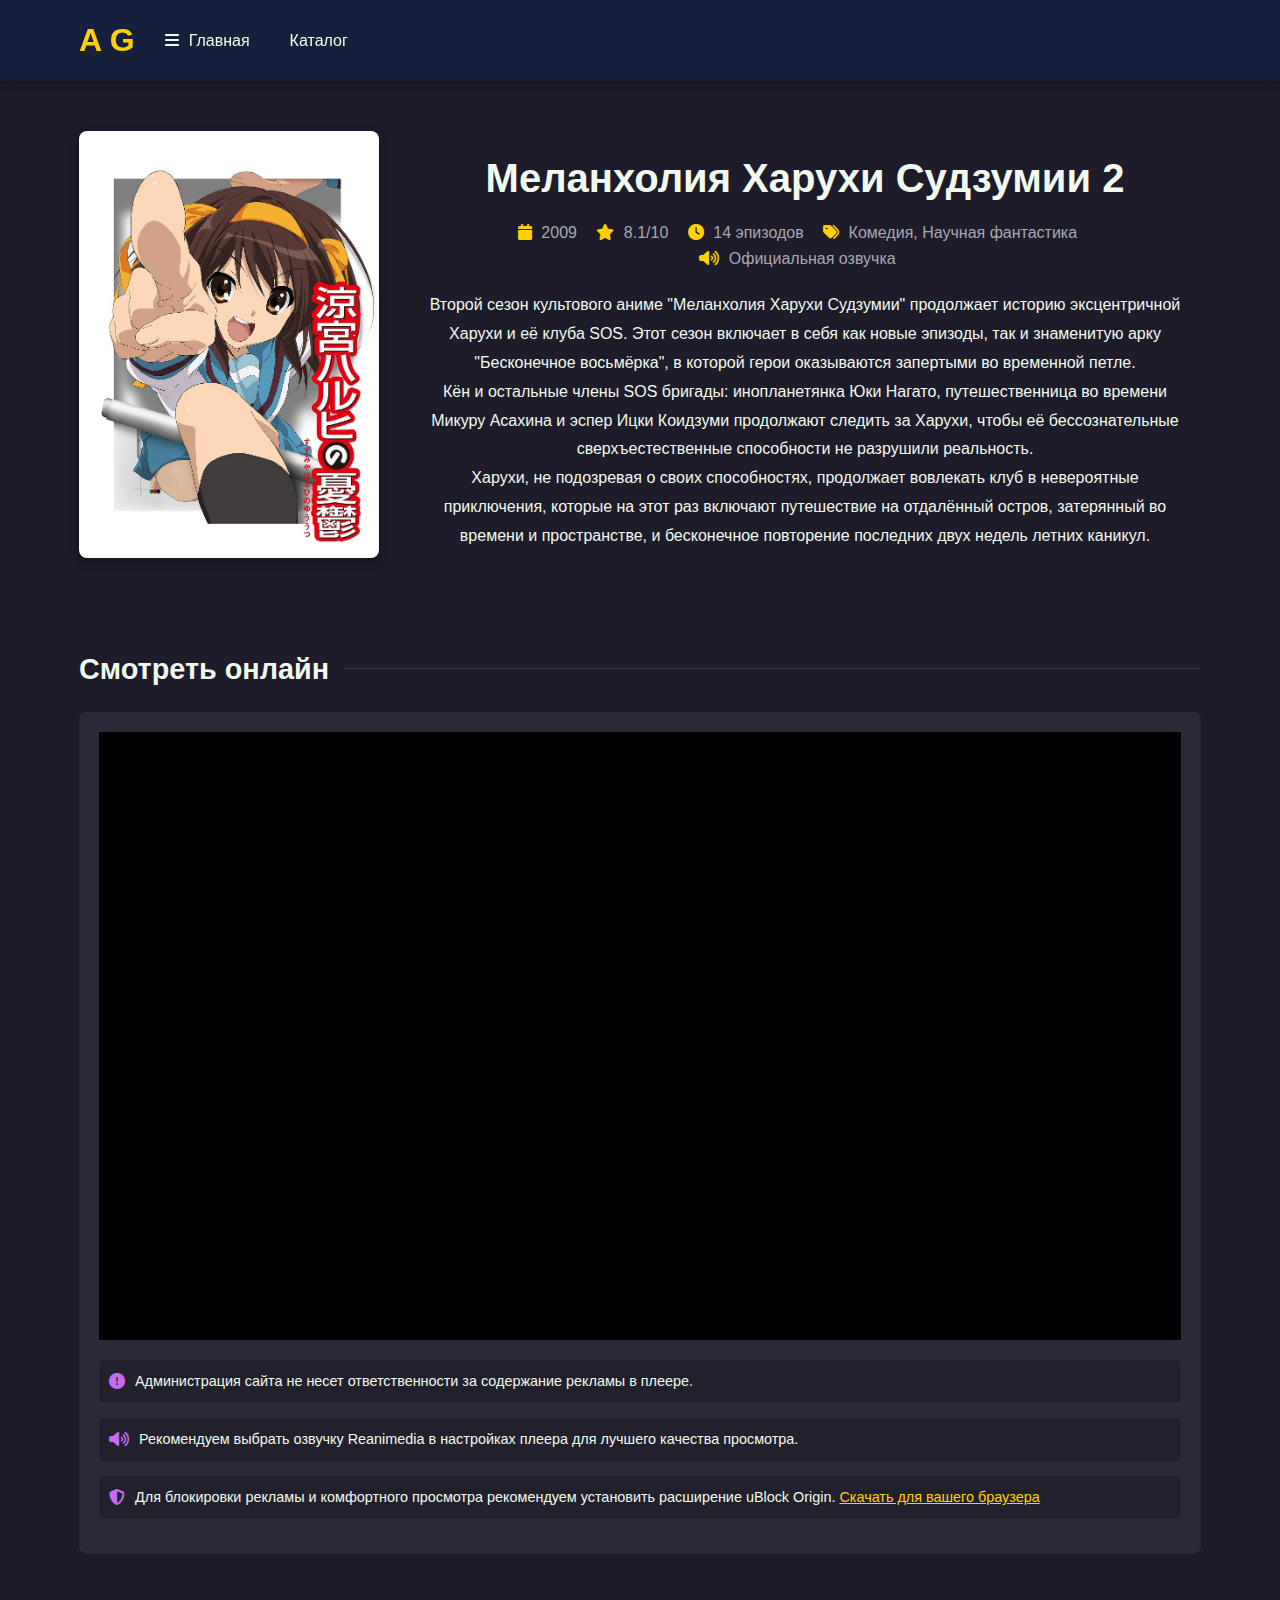
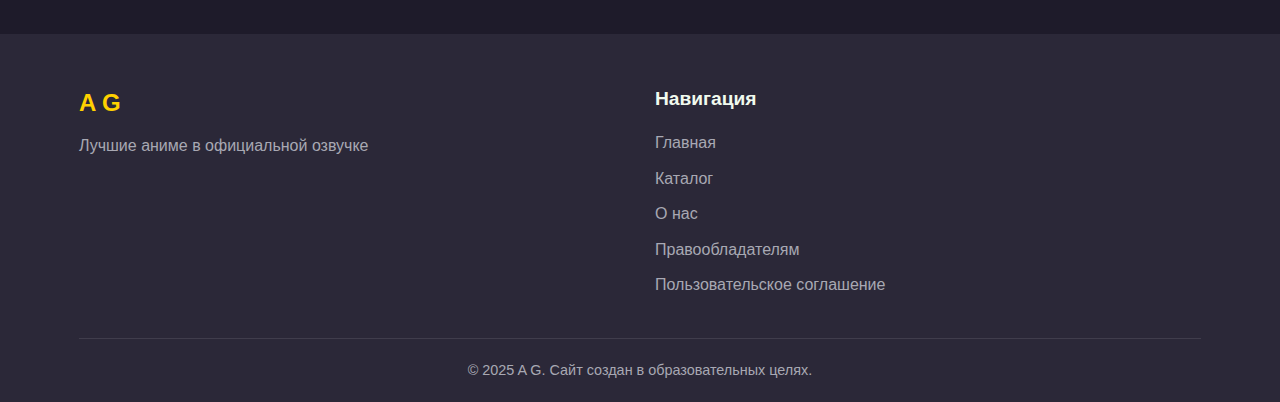
<file: anime/melancholy-of-haruhi-suzumiya-2.html>
<!DOCTYPE html>
<html lang="ru">
<head>
    <meta charset="UTF-8">
    <meta name="viewport" content="width=device-width, initial-scale=1.0">
    <title>Меланхолия Харухи Судзумии 2 - A G</title>
    <link rel="stylesheet" href="../css/style.css">
    <link rel="stylesheet" href="https://cdnjs.cloudflare.com/ajax/libs/font-awesome/6.4.0/css/all.min.css">
    <style>
        :root {
            --primary-color: #ffd100;
            --secondary-color: #ff9100;
            --dark-bg: #1e1b2a;
            --card-bg: #2b2838;
            --accent-color: #c56cf0;
        }
        
        body {
            background-color: var(--dark-bg);
        }
        
        .anime-details {
            padding: 50px 0;
        }
        
        .anime-container {
            display: grid;
            grid-template-columns: 300px 1fr;
            gap: 30px;
        }
        
        .anime-poster img {
            width: 100%;
            border-radius: var(--border-radius);
            box-shadow: var(--box-shadow);
        }
        
        .anime-info h1 {
            font-size: 2.5rem;
            margin-bottom: 10px;
        }
        
        .anime-info .details {
            margin-bottom: 20px;
        }
        
        .anime-info .details span {
            display: inline-block;
            margin-right: 15px;
            color: var(--gray-text);
        }
        
        .anime-info .details span i {
            margin-right: 5px;
            color: var(--primary-color);
        }
        
        .anime-info .synopsis {
            margin-bottom: 30px;
            line-height: 1.8;
        }
        
        .episodes-section {
            margin-top: 50px;
        }
        
        .episodes-title {
            font-size: 1.8rem;
            margin-bottom: 20px;
            display: flex;
            align-items: center;
        }
        
        .episodes-title::after {
            content: '';
            flex: 1;
            height: 1px;
            background-color: #333;
            margin-left: 15px;
        }
        
        .player-container {
            background-color: var(--card-bg);
            border-radius: var(--border-radius);
            padding: 20px;
            margin-bottom: 30px;
        }
        
        .player {
            width: 100%;
            aspect-ratio: 16/9;
            background-color: #000;
            margin-bottom: 20px;
            display: flex;
            align-items: center;
            justify-content: center;
            color: var(--gray-text);
            font-size: 1.2rem;
        }
        
        @media (max-width: 768px) {
            .anime-container {
                grid-template-columns: 1fr;
            }
            
            .anime-poster {
                max-width: 300px;
                margin: 0 auto;
            }
            
            .player {
                aspect-ratio: 4/3;
            }
        }
        
        /* Стили для сносок под плеером */
        .player-notices {
            margin-top: 20px;
        }
        
        .notice {
            display: flex;
            align-items: flex-start;
            gap: 10px;
            margin-bottom: 15px;
            padding: 10px;
            background-color: rgba(0, 0, 0, 0.2);
            border-radius: 5px;
        }
        
        .notice i {
            margin-top: 3px;
        }
        
        .notice p {
            margin: 0;
            font-size: 0.9rem;
        }
        
        .notice a {
            color: var(--primary-color);
            text-decoration: underline;
        }
    </style>
</head>
<body>
    <header>
        <div class="container">
            <div class="logo">
                <h1><a href="../index.html">A G</a></h1>
            </div>
            <nav>
                <ul>
                    <li><a href="../index.html">Главная</a></li>
                    <li><a href="../catalog.html">Каталог</a></li>
                </ul>
            </nav>
            <div class="buttons">
                
            </div>
        </div>
    </header>

    <main>
        <section class="anime-details">
            <div class="container">
                <div class="anime-container">
                    <div class="anime-poster">
                        <img src="../img/haruhi2.jpeg" alt="Меланхолия Харухи Судзумии 2">
                    </div>
                    <div class="anime-info">
                        <h1>Меланхолия Харухи Судзумии 2</h1>
                        <div class="details">
                            <span><i class="fas fa-calendar"></i> 2009</span>
                            <span><i class="fas fa-star"></i> 8.1/10</span>
                            <span><i class="fas fa-clock"></i> 14 эпизодов</span>
                            <span><i class="fas fa-tags"></i> Комедия, Научная фантастика</span>
                            <span><i class="fas fa-volume-high"></i> Официальная озвучка</span>
                        </div>
                        <div class="synopsis">
                            <p>Второй сезон культового аниме "Меланхолия Харухи Судзумии" продолжает историю эксцентричной Харухи и её клуба SOS. Этот сезон включает в себя как новые эпизоды, так и знаменитую арку "Бесконечное восьмёрка", в которой герои оказываются запертыми во временной петле.</p>
                            <p>Кён и остальные члены SOS бригады: инопланетянка Юки Нагато, путешественница во времени Микуру Асахина и эспер Ицки Коидзуми продолжают следить за Харухи, чтобы её бессознательные сверхъестественные способности не разрушили реальность.</p>
                            <p>Харухи, не подозревая о своих способностях, продолжает вовлекать клуб в невероятные приключения, которые на этот раз включают путешествие на отдалённый остров, затерянный во времени и пространстве, и бесконечное повторение последних двух недель летних каникул.</p>
                        </div>
                    </div>
                </div>
                
                <div class="episodes-section">
                    <h2 class="episodes-title">Смотреть онлайн</h2>
                    
                    <div class="player-container">
                        <div class="player">
                            <iframe src="https://kodik.info/serial/39280/02e30a5bd38a3e34b38bc0ea3c9b6b5e/720p" width="100%" height="100%" frameborder="0" AllowFullScreen allow="autoplay *; fullscreen *"></iframe>
                        </div>
                        
                        <div class="player-notices">
                            <div class="notice">
                                <i class="fas fa-exclamation-circle" style="color: var(--accent-color);"></i>
                                <p>Администрация сайта не несет ответственности за содержание рекламы в плеере.</p>
                            </div>
                            
                            <div class="notice">
                                <i class="fas fa-volume-high" style="color: var(--accent-color);"></i>
                                <p>Рекомендуем выбрать озвучку Reanimedia в настройках плеера для лучшего качества просмотра.</p>
                            </div>
                            
                            <div class="notice" id="ublock-notice">
                                <i class="fas fa-shield-alt" style="color: var(--accent-color);"></i>
                                <p>Для блокировки рекламы и комфортного просмотра рекомендуем установить расширение uBlock Origin. <a href="#" id="ublock-link" target="_blank">Скачать для вашего браузера</a></p>
                            </div>
                        </div>
                    </div>
                </div>
            </div>
        </section>
    </main>

    <footer>
        <div class="container">
            <div class="footer-content">
                <div class="footer-logo">
                    <h2>A G</h2>
                    <p>Лучшие аниме в официальной озвучке</p>
                </div>
                <div class="footer-links">
                    <h3>Навигация</h3>
                    <ul>
                        <li><a href="../index.html">Главная</a></li>
                        <li><a href="../catalog.html">Каталог</a></li>
                        <li><a href="../about.html">О нас</a></li>
                        <li><a href="../copyright.html">Правообладателям</a></li>
                        <li><a href="../terms.html">Пользовательское соглашение</a></li>
                    </ul>
                </div>
            </div>
            <div class="footer-bottom">
                <p>&copy; 2025 A G. Сайт создан в образовательных целях.</p>
            </div>
        </div>
    </footer>

    <script src="../js/main.js"></script>
    <script>
        // Определение браузера и установка правильной ссылки на uBlock Origin
        document.addEventListener('DOMContentLoaded', function() {
            const userAgent = navigator.userAgent;
            let ublockLink = document.getElementById('ublock-link');
            
            if (userAgent.indexOf("Chrome") > -1) {
                ublockLink.href = "https://chrome.google.com/webstore/detail/ublock-origin/cjpalhdlnbpafiamejdnhcphjbkeiagm";
            } else if (userAgent.indexOf("Firefox") > -1) {
                ublockLink.href = "https://addons.mozilla.org/ru/firefox/addon/ublock-origin/";
            } else if (userAgent.indexOf("Opera") > -1 || userAgent.indexOf("OPR") > -1) {
                ublockLink.href = "https://addons.opera.com/ru/extensions/details/ublock/";
            } else if (userAgent.indexOf("Edg") > -1) {
                ublockLink.href = "https://microsoftedge.microsoft.com/addons/detail/ublock-origin/odfafepnkmbhccpbejgmiehpchacaeak";
            } else {
                document.getElementById('ublock-notice').style.display = 'none';
            }
        });
    </script>
</body>
</html>
</file>
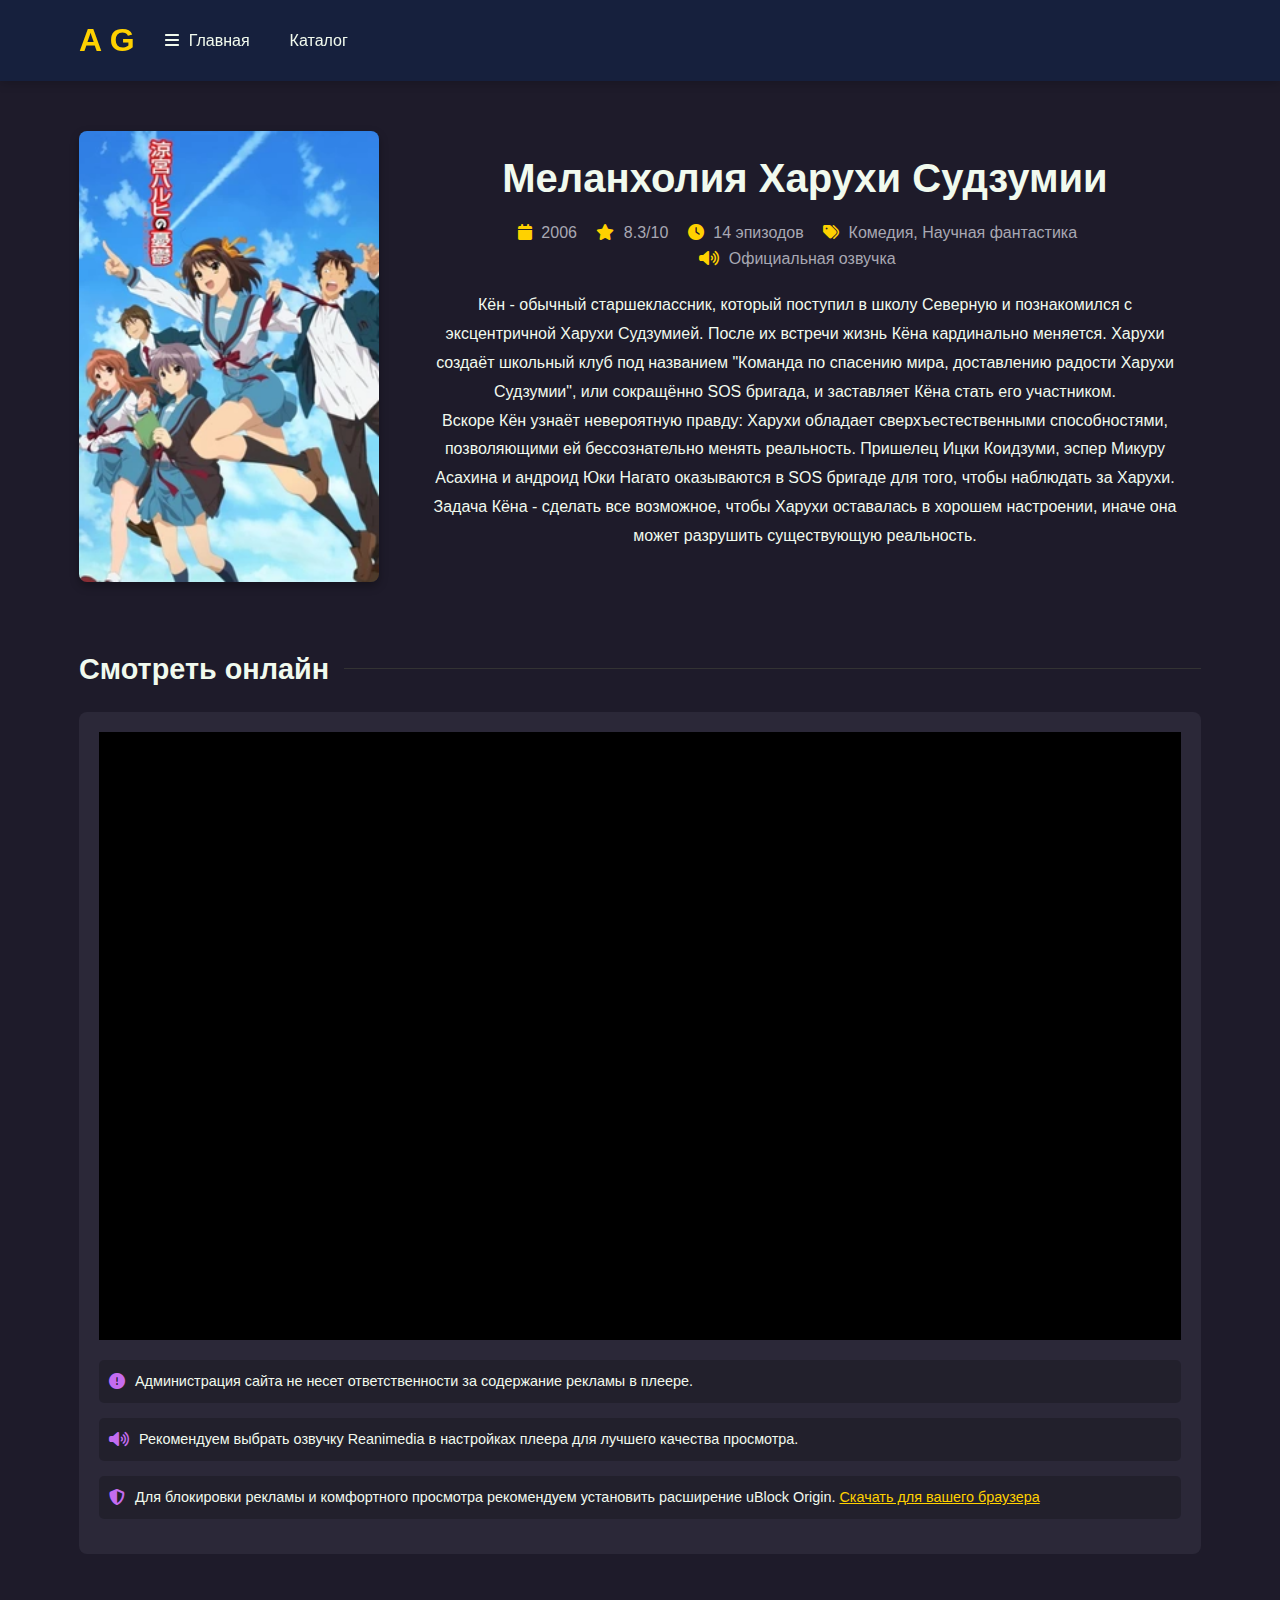
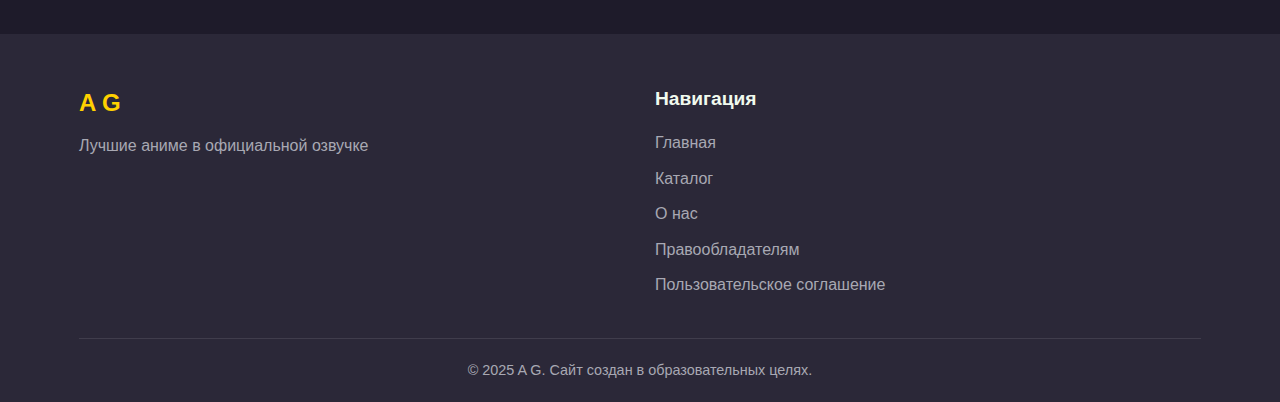
<file: anime/melancholy-of-haruhi-suzumiya.html>
<!DOCTYPE html>
<html lang="ru">
<head>
    <meta charset="UTF-8">
    <meta name="viewport" content="width=device-width, initial-scale=1.0">
    <title>Меланхолия Харухи Судзумии - A G</title>
    <link rel="stylesheet" href="../css/style.css">
    <link rel="stylesheet" href="https://cdnjs.cloudflare.com/ajax/libs/font-awesome/6.4.0/css/all.min.css">
    <style>
        :root {
            --primary-color: #ffd100;
            --secondary-color: #ff9100;
            --dark-bg: #1e1b2a;
            --card-bg: #2b2838;
            --accent-color: #c56cf0;
        }
        
        body {
            background-color: var(--dark-bg);
        }
        
        .anime-details {
            padding: 50px 0;
        }
        
        .anime-container {
            display: grid;
            grid-template-columns: 300px 1fr;
            gap: 30px;
        }
        
        .anime-poster img {
            width: 100%;
            border-radius: var(--border-radius);
            box-shadow: var(--box-shadow);
        }
        
        .anime-info h1 {
            font-size: 2.5rem;
            margin-bottom: 10px;
        }
        
        .anime-info .details {
            margin-bottom: 20px;
        }
        
        .anime-info .details span {
            display: inline-block;
            margin-right: 15px;
            color: var(--gray-text);
        }
        
        .anime-info .details span i {
            margin-right: 5px;
            color: var(--primary-color);
        }
        
        .anime-info .synopsis {
            margin-bottom: 30px;
            line-height: 1.8;
        }
        
        .episodes-section {
            margin-top: 50px;
        }
        
        .episodes-title {
            font-size: 1.8rem;
            margin-bottom: 20px;
            display: flex;
            align-items: center;
        }
        
        .episodes-title::after {
            content: '';
            flex: 1;
            height: 1px;
            background-color: #333;
            margin-left: 15px;
        }
        
        .player-container {
            background-color: var(--card-bg);
            border-radius: var(--border-radius);
            padding: 20px;
            margin-bottom: 30px;
        }
        
        .player {
            width: 100%;
            aspect-ratio: 16/9;
            background-color: #000;
            margin-bottom: 20px;
            display: flex;
            align-items: center;
            justify-content: center;
            color: var(--gray-text);
            font-size: 1.2rem;
        }
        
        .episodes-list {
            display: grid;
            grid-template-columns: repeat(auto-fill, minmax(60px, 1fr));
            gap: 10px;
            margin-top: 20px;
        }
        
        .episode-btn {
            display: flex;
            align-items: center;
            justify-content: center;
            height: 40px;
            background-color: var(--dark-bg);
            border-radius: 5px;
            cursor: pointer;
            transition: var(--transition);
        }
        
        .episode-btn:hover, .episode-btn.active {
            background-color: var(--primary-color);
        }
        
        @media (max-width: 768px) {
            .anime-container {
                grid-template-columns: 1fr;
            }
            
            .anime-poster {
                max-width: 300px;
                margin: 0 auto;
            }
            
            .player {
                aspect-ratio: 4/3;
            }
        }
        
        /* Стили для сносок под плеером */
        .player-notices {
            margin-top: 20px;
        }
        
        .notice {
            display: flex;
            align-items: flex-start;
            gap: 10px;
            margin-bottom: 15px;
            padding: 10px;
            background-color: rgba(0, 0, 0, 0.2);
            border-radius: 5px;
        }
        
        .notice i {
            margin-top: 3px;
        }
        
        .notice p {
            margin: 0;
            font-size: 0.9rem;
        }
        
        .notice a {
            color: var(--primary-color);
            text-decoration: underline;
        }
    </style>
</head>
<body>
    <header>
        <div class="container">
            <div class="logo">
                <h1><a href="../index.html">A G</a></h1>
            </div>
            <nav>
                <ul>
                    <li><a href="../index.html">Главная</a></li>
                    <li><a href="../catalog.html">Каталог</a></li>
                </ul>
            </nav>
            <div class="buttons">
                
            </div>
        </div>
    </header>

    <main>
        <section class="anime-details">
            <div class="container">
                <div class="anime-container">
                    <div class="anime-poster">
                        <img src="../img/haruhi1.webp" alt="Меланхолия Харухи Судзумии">
                    </div>
                    <div class="anime-info">
                        <h1>Меланхолия Харухи Судзумии</h1>
                        <div class="details">
                            <span><i class="fas fa-calendar"></i> 2006</span>
                            <span><i class="fas fa-star"></i> 8.3/10</span>
                            <span><i class="fas fa-clock"></i> 14 эпизодов</span>
                            <span><i class="fas fa-tags"></i> Комедия, Научная фантастика</span>
                            <span><i class="fas fa-volume-high"></i> Официальная озвучка</span>
                        </div>
                        <div class="synopsis">
                            <p>Кён - обычный старшеклассник, который поступил в школу Северную и познакомился с эксцентричной Харухи Судзумией. После их встречи жизнь Кёна кардинально меняется. Харухи создаёт школьный клуб под названием "Команда по спасению мира, доставлению радости Харухи Судзумии", или сокращённо SOS бригада, и заставляет Кёна стать его участником.</p>
                            <p>Вскоре Кён узнаёт невероятную правду: Харухи обладает сверхъестественными способностями, позволяющими ей бессознательно менять реальность. Пришелец Ицки Коидзуми, эспер Микуру Асахина и андроид Юки Нагато оказываются в SOS бригаде для того, чтобы наблюдать за Харухи. Задача Кёна - сделать все возможное, чтобы Харухи оставалась в хорошем настроении, иначе она может разрушить существующую реальность.</p>
                        </div>
                    </div>
                </div>
                
                <div class="episodes-section">
                    <h2 class="episodes-title">Смотреть онлайн</h2>
                    
                    <div class="player-container">
                        <div class="player">
                            <iframe src="https://kodik.info/serial/19231/7a81c41b626cd20d2bf7da9bb6e3b407/720p" width="100%" height="100%" frameborder="0" AllowFullScreen allow="autoplay *; fullscreen *"></iframe>
                        </div>
                        
                        <div class="player-notices">
                            <div class="notice">
                                <i class="fas fa-exclamation-circle" style="color: var(--accent-color);"></i>
                                <p>Администрация сайта не несет ответственности за содержание рекламы в плеере.</p>
                            </div>
                            
                            <div class="notice">
                                <i class="fas fa-volume-high" style="color: var(--accent-color);"></i>
                                <p>Рекомендуем выбрать озвучку Reanimedia в настройках плеера для лучшего качества просмотра.</p>
                            </div>
                            
                            <div class="notice" id="ublock-notice">
                                <i class="fas fa-shield-alt" style="color: var(--accent-color);"></i>
                                <p>Для блокировки рекламы и комфортного просмотра рекомендуем установить расширение uBlock Origin. <a href="#" id="ublock-link" target="_blank">Скачать для вашего браузера</a></p>
                            </div>
                        </div>
                    </div>
                </div>
            </div>
        </section>
    </main>

    <footer>
        <div class="container">
            <div class="footer-content">
                <div class="footer-logo">
                    <h2>A G</h2>
                    <p>Лучшие аниме в официальной озвучке</p>
                </div>
                <div class="footer-links">
                    <h3>Навигация</h3>
                    <ul>
                        <li><a href="../index.html">Главная</a></li>
                        <li><a href="../catalog.html">Каталог</a></li>
                        <li><a href="../about.html">О нас</a></li>
                        <li><a href="../copyright.html">Правообладателям</a></li>
                        <li><a href="../terms.html">Пользовательское соглашение</a></li>
                    </ul>
                </div>
            </div>
            <div class="footer-bottom">
                <p>&copy; 2025 A G. Сайт создан в образовательных целях.</p>
            </div>
        </div>
    </footer>

    <script src="../js/main.js"></script>
    <script>
        // Определение браузера и установка правильной ссылки на uBlock Origin
        document.addEventListener('DOMContentLoaded', function() {
            const userAgent = navigator.userAgent;
            let ublockLink = document.getElementById('ublock-link');
            
            if (userAgent.indexOf("Chrome") > -1) {
                ublockLink.href = "https://chrome.google.com/webstore/detail/ublock-origin/cjpalhdlnbpafiamejdnhcphjbkeiagm";
            } else if (userAgent.indexOf("Firefox") > -1) {
                ublockLink.href = "https://addons.mozilla.org/ru/firefox/addon/ublock-origin/";
            } else if (userAgent.indexOf("Opera") > -1 || userAgent.indexOf("OPR") > -1) {
                ublockLink.href = "https://addons.opera.com/ru/extensions/details/ublock/";
            } else if (userAgent.indexOf("Edg") > -1) {
                ublockLink.href = "https://microsoftedge.microsoft.com/addons/detail/ublock-origin/odfafepnkmbhccpbejgmiehpchacaeak";
            } else {
                document.getElementById('ublock-notice').style.display = 'none';
            }
        });
    </script>
</body>
</html>
</file>
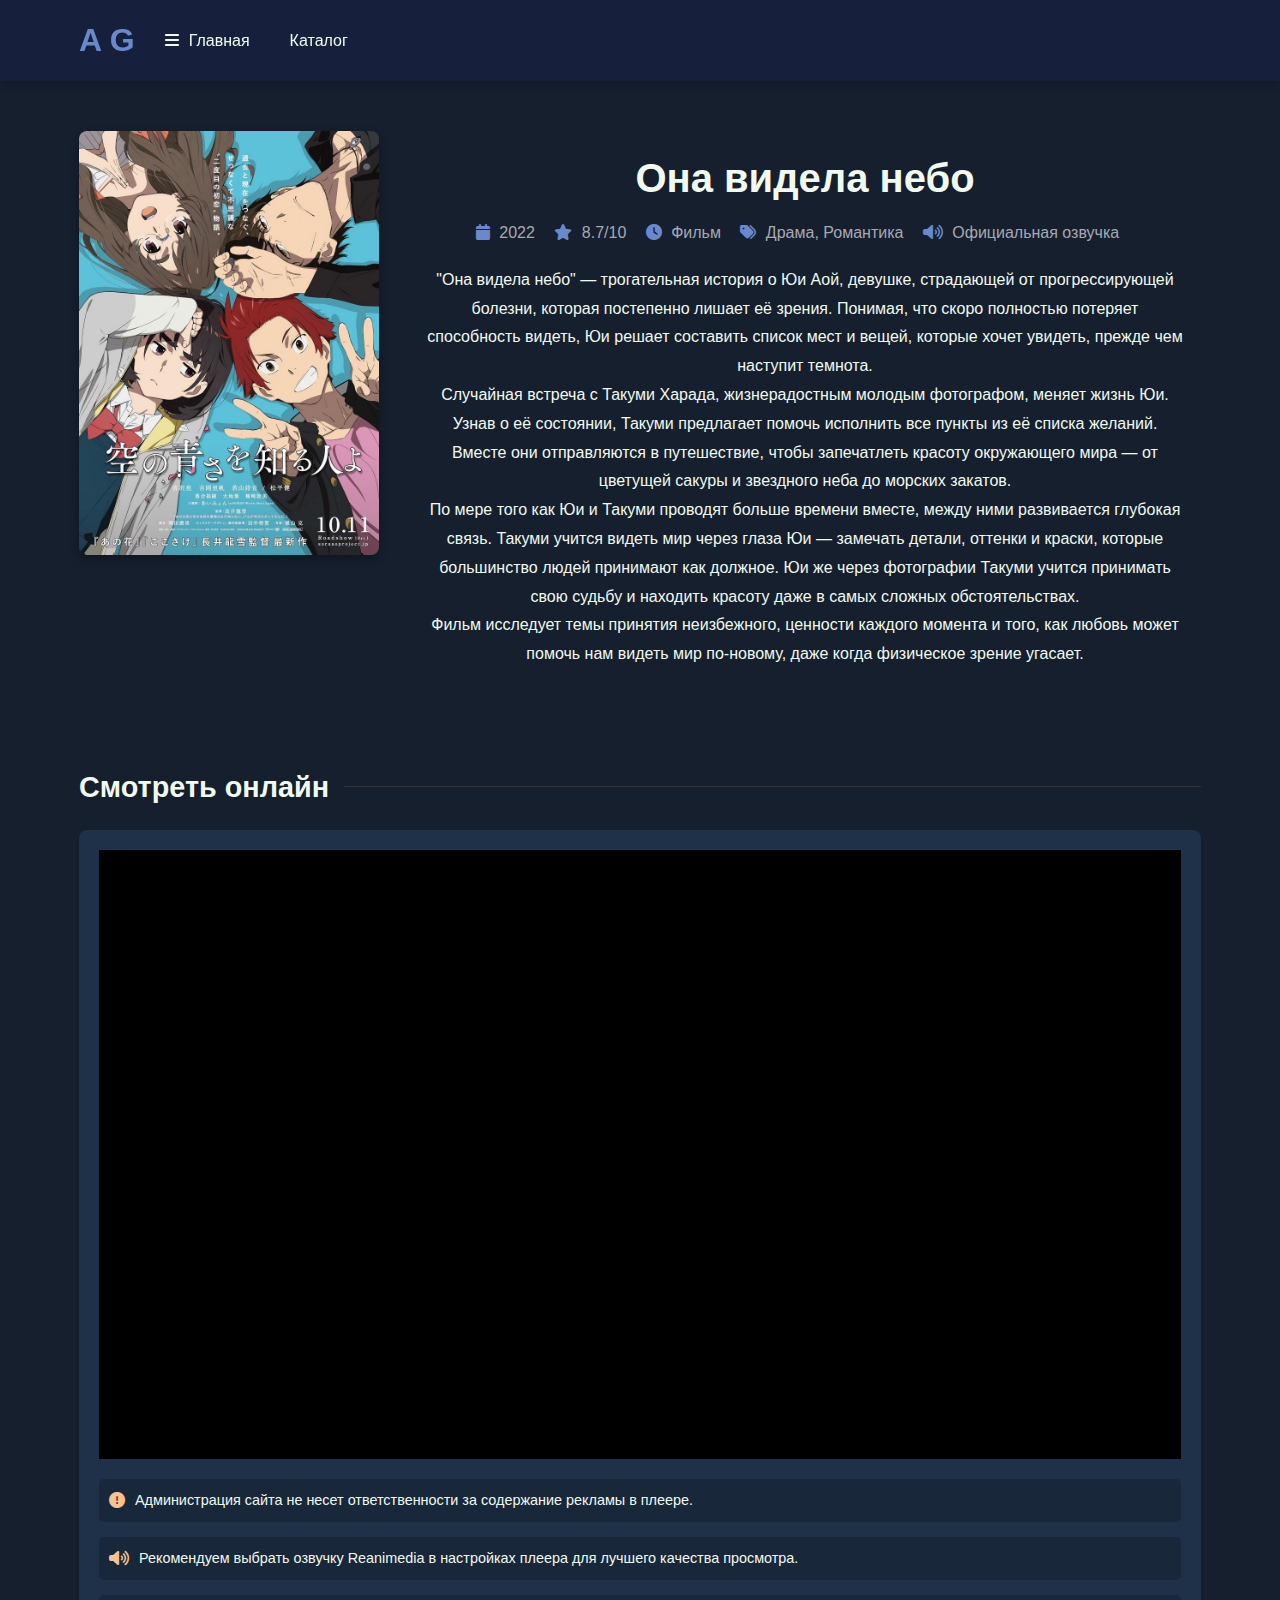
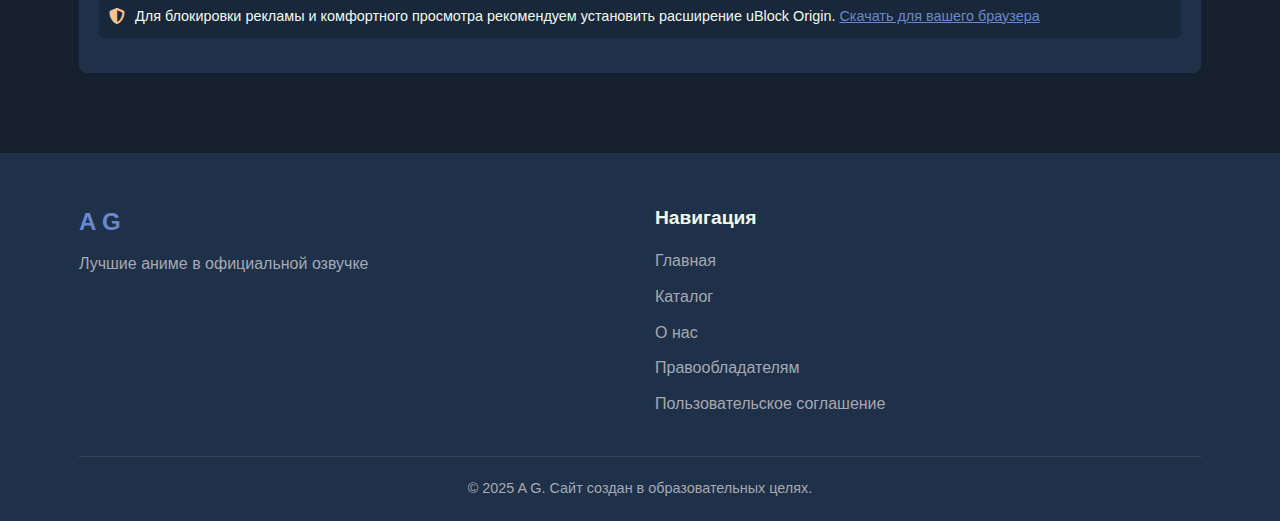
<file: anime/she-sees-sky.html>
<!DOCTYPE html>
<html lang="ru">
<head>
    <meta charset="UTF-8">
    <meta name="viewport" content="width=device-width, initial-scale=1.0">
    <title>Она видела небо - A G</title>
    <link rel="stylesheet" href="../css/style.css">
    <link rel="stylesheet" href="https://cdnjs.cloudflare.com/ajax/libs/font-awesome/6.4.0/css/all.min.css">
    <style>
        :root {
            --primary-color: #6a89cc;
            --secondary-color: #82ccdd;
            --dark-bg: #151f2e;
            --card-bg: #1e3148;
            --accent-color: #f8c291;
        }
        
        body {
            background-color: var(--dark-bg);
        }
        
        .anime-details {
            padding: 50px 0;
        }
        
        .anime-container {
            display: grid;
            grid-template-columns: 300px 1fr;
            gap: 30px;
        }
        
        .anime-poster img {
            width: 100%;
            border-radius: var(--border-radius);
            box-shadow: var(--box-shadow);
        }
        
        .anime-info h1 {
            font-size: 2.5rem;
            margin-bottom: 10px;
        }
        
        .anime-info .details {
            margin-bottom: 20px;
        }
        
        .anime-info .details span {
            display: inline-block;
            margin-right: 15px;
            color: var(--gray-text);
        }
        
        .anime-info .details span i {
            margin-right: 5px;
            color: var(--primary-color);
        }
        
        .anime-info .synopsis {
            margin-bottom: 30px;
            line-height: 1.8;
        }
        
        .episodes-section {
            margin-top: 50px;
        }
        
        .episodes-title {
            font-size: 1.8rem;
            margin-bottom: 20px;
            display: flex;
            align-items: center;
        }
        
        .episodes-title::after {
            content: '';
            flex: 1;
            height: 1px;
            background-color: #333;
            margin-left: 15px;
        }
        
        .player-container {
            background-color: var(--card-bg);
            border-radius: var(--border-radius);
            padding: 20px;
            margin-bottom: 30px;
        }
        
        .player {
            width: 100%;
            aspect-ratio: 16/9;
            background-color: #000;
            margin-bottom: 20px;
            display: flex;
            align-items: center;
            justify-content: center;
            color: var(--gray-text);
            font-size: 1.2rem;
        }
        
        @media (max-width: 768px) {
            .anime-container {
                grid-template-columns: 1fr;
            }
            
            .anime-poster {
                max-width: 300px;
                margin: 0 auto;
            }
            
            .player {
                aspect-ratio: 4/3;
            }
        }
        
        /* Стили для сносок под плеером */
        .player-notices {
            margin-top: 20px;
        }
        
        .notice {
            display: flex;
            align-items: flex-start;
            gap: 10px;
            margin-bottom: 15px;
            padding: 10px;
            background-color: rgba(0, 0, 0, 0.2);
            border-radius: 5px;
        }
        
        .notice i {
            margin-top: 3px;
        }
        
        .notice p {
            margin: 0;
            font-size: 0.9rem;
        }
        
        .notice a {
            color: var(--primary-color);
            text-decoration: underline;
        }
    </style>
</head>
<body>
    <header>
        <div class="container">
            <div class="logo">
                <h1><a href="../index.html">A G</a></h1>
            </div>
            <nav>
                <ul>
                    <li><a href="../index.html">Главная</a></li>
                    <li><a href="../catalog.html">Каталог</a></li>
                </ul>
            </nav>
            <div class="buttons">
                
            </div>
        </div>
    </header>

    <main>
        <section class="anime-details">
            <div class="container">
                <div class="anime-container">
                    <div class="anime-poster">
                        <img src="../img/sheseeasky.jpeg" alt="Она видела небо">
                    </div>
                    <div class="anime-info">
                        <h1>Она видела небо</h1>
                        <div class="details">
                            <span><i class="fas fa-calendar"></i> 2022</span>
                            <span><i class="fas fa-star"></i> 8.7/10</span>
                            <span><i class="fas fa-clock"></i> Фильм</span>
                            <span><i class="fas fa-tags"></i> Драма, Романтика</span>
                            <span><i class="fas fa-volume-high"></i> Официальная озвучка</span>
                        </div>
                        <div class="synopsis">
                            <p>"Она видела небо" — трогательная история о Юи Аой, девушке, страдающей от прогрессирующей болезни, которая постепенно лишает её зрения. Понимая, что скоро полностью потеряет способность видеть, Юи решает составить список мест и вещей, которые хочет увидеть, прежде чем наступит темнота.</p>
                            <p>Случайная встреча с Такуми Харада, жизнерадостным молодым фотографом, меняет жизнь Юи. Узнав о её состоянии, Такуми предлагает помочь исполнить все пункты из её списка желаний. Вместе они отправляются в путешествие, чтобы запечатлеть красоту окружающего мира — от цветущей сакуры и звездного неба до морских закатов.</p>
                            <p>По мере того как Юи и Такуми проводят больше времени вместе, между ними развивается глубокая связь. Такуми учится видеть мир через глаза Юи — замечать детали, оттенки и краски, которые большинство людей принимают как должное. Юи же через фотографии Такуми учится принимать свою судьбу и находить красоту даже в самых сложных обстоятельствах.</p>
                            <p>Фильм исследует темы принятия неизбежного, ценности каждого момента и того, как любовь может помочь нам видеть мир по-новому, даже когда физическое зрение угасает.</p>
                        </div>
                    </div>
                </div>
                
                <div class="episodes-section">
                    <h2 class="episodes-title">Смотреть онлайн</h2>
                    
                    <div class="player-container">
                        <div class="player">
                            <iframe src="https://kodik.info/video/66248/ac4c28f77ad5e27fd6069f63c5b1ecdb/720p" width="100%" height="100%" frameborder="0" AllowFullScreen allow="autoplay *; fullscreen *"></iframe>
                        </div>
                        
                        <div class="player-notices">
                            <div class="notice">
                                <i class="fas fa-exclamation-circle" style="color: var(--accent-color);"></i>
                                <p>Администрация сайта не несет ответственности за содержание рекламы в плеере.</p>
                            </div>
                            
                            <div class="notice">
                                <i class="fas fa-volume-high" style="color: var(--accent-color);"></i>
                                <p>Рекомендуем выбрать озвучку Reanimedia в настройках плеера для лучшего качества просмотра.</p>
                            </div>
                            
                            <div class="notice" id="ublock-notice">
                                <i class="fas fa-shield-alt" style="color: var(--accent-color);"></i>
                                <p>Для блокировки рекламы и комфортного просмотра рекомендуем установить расширение uBlock Origin. <a href="#" id="ublock-link" target="_blank">Скачать для вашего браузера</a></p>
                            </div>
                        </div>
                    </div>
                </div>
            </div>
        </section>
    </main>

    <footer>
        <div class="container">
            <div class="footer-content">
                <div class="footer-logo">
                    <h2>A G</h2>
                    <p>Лучшие аниме в официальной озвучке</p>
                </div>
                <div class="footer-links">
                    <h3>Навигация</h3>
                    <ul>
                        <li><a href="../index.html">Главная</a></li>
                        <li><a href="../catalog.html">Каталог</a></li>
                        <li><a href="../about.html">О нас</a></li>
                        <li><a href="../copyright.html">Правообладателям</a></li>
                        <li><a href="../terms.html">Пользовательское соглашение</a></li>
                    </ul>
                </div>
            </div>
            <div class="footer-bottom">
                <p>&copy; 2025 A G. Сайт создан в образовательных целях.</p>
            </div>
        </div>
    </footer>

    <script src="../js/main.js"></script>
    <script>
        // Определение браузера и установка правильной ссылки на uBlock Origin
        document.addEventListener('DOMContentLoaded', function() {
            const userAgent = navigator.userAgent;
            let ublockLink = document.getElementById('ublock-link');
            
            if (userAgent.indexOf("Chrome") > -1) {
                ublockLink.href = "https://chrome.google.com/webstore/detail/ublock-origin/cjpalhdlnbpafiamejdnhcphjbkeiagm";
            } else if (userAgent.indexOf("Firefox") > -1) {
                ublockLink.href = "https://addons.mozilla.org/ru/firefox/addon/ublock-origin/";
            } else if (userAgent.indexOf("Opera") > -1 || userAgent.indexOf("OPR") > -1) {
                ublockLink.href = "https://addons.opera.com/ru/extensions/details/ublock/";
            } else if (userAgent.indexOf("Edg") > -1) {
                ublockLink.href = "https://microsoftedge.microsoft.com/addons/detail/ublock-origin/odfafepnkmbhccpbejgmiehpchacaeak";
            } else {
                document.getElementById('ublock-notice').style.display = 'none';
            }
        });
    </script>
</body>
</html>
</file>
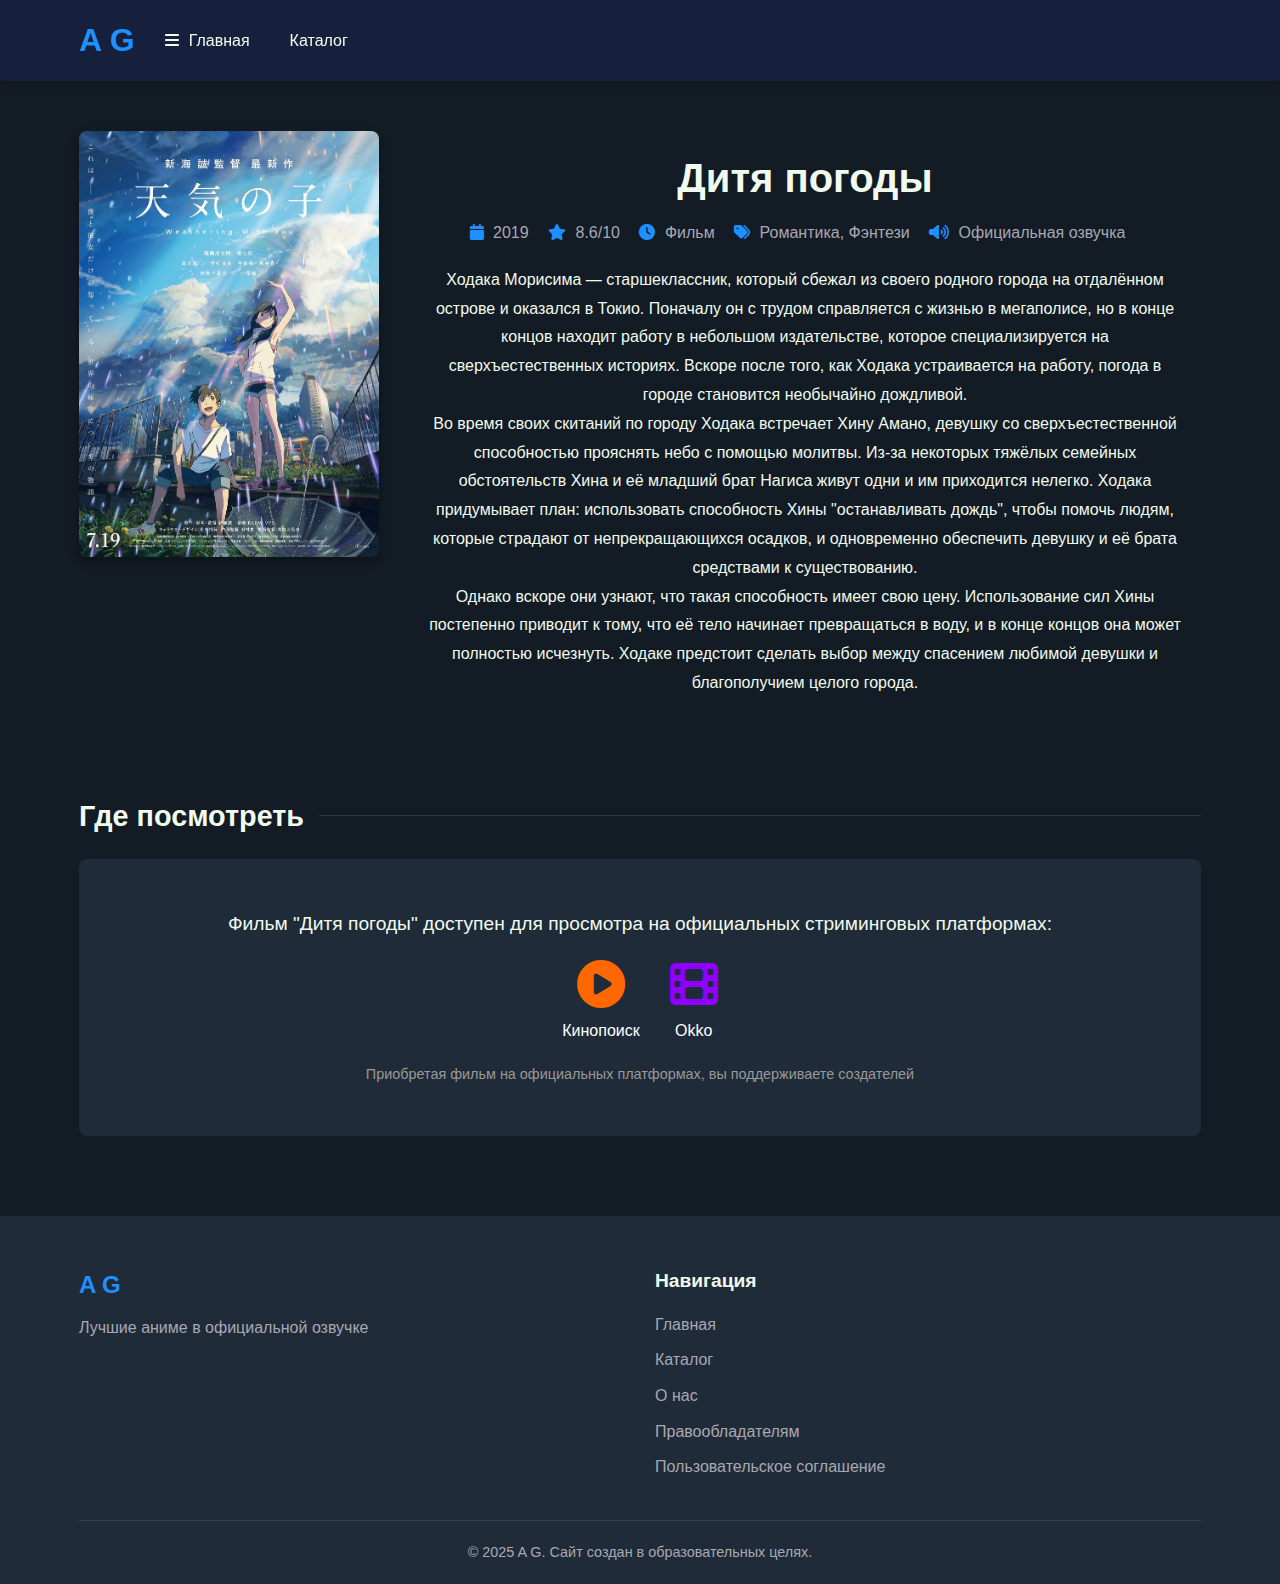
<file: anime/weathering-with-you.html>
<!DOCTYPE html>
<html lang="ru">
<head>
    <meta charset="UTF-8">
    <meta name="viewport" content="width=device-width, initial-scale=1.0">
    <title>Дитя погоды - A G</title>
    <link rel="stylesheet" href="../css/style.css">
    <link rel="stylesheet" href="https://cdnjs.cloudflare.com/ajax/libs/font-awesome/6.4.0/css/all.min.css">
    <style>
        :root {
            --primary-color: #1e90ff;
            --secondary-color: #00bfff;
            --dark-bg: #131b24;
            --card-bg: #1f2b38;
            --accent-color: #4bb9fa;
        }
        
        body {
            background-color: var(--dark-bg);
        }
        
        .anime-details {
            padding: 50px 0;
        }
        
        .anime-container {
            display: grid;
            grid-template-columns: 300px 1fr;
            gap: 30px;
        }
        
        .anime-poster img {
            width: 100%;
            border-radius: var(--border-radius);
            box-shadow: var(--box-shadow);
        }
        
        .anime-info h1 {
            font-size: 2.5rem;
            margin-bottom: 10px;
        }
        
        .anime-info .details {
            margin-bottom: 20px;
        }
        
        .anime-info .details span {
            display: inline-block;
            margin-right: 15px;
            color: var(--gray-text);
        }
        
        .anime-info .details span i {
            margin-right: 5px;
            color: var(--primary-color);
        }
        
        .anime-info .synopsis {
            margin-bottom: 30px;
            line-height: 1.8;
        }
        
        .episodes-section {
            margin-top: 50px;
        }
        
        .episodes-title {
            font-size: 1.8rem;
            margin-bottom: 20px;
            display: flex;
            align-items: center;
        }
        
        .episodes-title::after {
            content: '';
            flex: 1;
            height: 1px;
            background-color: #333;
            margin-left: 15px;
        }
        
        .player-container {
            background-color: var(--card-bg);
            border-radius: var(--border-radius);
            padding: 20px;
            margin-bottom: 30px;
        }
        
        .player {
            width: 100%;
            aspect-ratio: 16/9;
            background-color: #000;
            margin-bottom: 20px;
            display: flex;
            align-items: center;
            justify-content: center;
            color: var(--gray-text);
            font-size: 1.2rem;
        }
        
        @media (max-width: 768px) {
            .anime-container {
                grid-template-columns: 1fr;
            }
            
            .anime-poster {
                max-width: 300px;
                margin: 0 auto;
            }
            
            .player {
                aspect-ratio: 4/3;
            }
        }
        
        /* Стили для сносок под плеером */
        .player-notices {
            margin-top: 20px;
        }
        
        .notice {
            display: flex;
            align-items: flex-start;
            gap: 10px;
            margin-bottom: 15px;
            padding: 10px;
            background-color: rgba(0, 0, 0, 0.2);
            border-radius: 5px;
        }
        
        .notice i {
            margin-top: 3px;
        }
        
        .notice p {
            margin: 0;
            font-size: 0.9rem;
        }
        
        .notice a {
            color: var(--primary-color);
            text-decoration: underline;
        }
    </style>
</head>
<body>
    <header>
        <div class="container">
            <div class="logo">
                <h1><a href="../index.html">A G</a></h1>
            </div>
            <nav>
                <ul>
                    <li><a href="../index.html">Главная</a></li>
                    <li><a href="../catalog.html">Каталог</a></li>
                </ul>
            </nav>
            <div class="buttons">
                
            </div>
        </div>
    </header>

    <main>
        <section class="anime-details">
            <div class="container">
                <div class="anime-container">
                    <div class="anime-poster">
                        <img src="../img/weatherkid.jpeg" alt="Дитя погоды">
                    </div>
                    <div class="anime-info">
                        <h1>Дитя погоды</h1>
                        <div class="details">
                            <span><i class="fas fa-calendar"></i> 2019</span>
                            <span><i class="fas fa-star"></i> 8.6/10</span>
                            <span><i class="fas fa-clock"></i> Фильм</span>
                            <span><i class="fas fa-tags"></i> Романтика, Фэнтези</span>
                            <span><i class="fas fa-volume-high"></i> Официальная озвучка</span>
                        </div>
                        <div class="synopsis">
                            <p>Ходака Морисима — старшеклассник, который сбежал из своего родного города на отдалённом острове и оказался в Токио. Поначалу он с трудом справляется с жизнью в мегаполисе, но в конце концов находит работу в небольшом издательстве, которое специализируется на сверхъестественных историях. Вскоре после того, как Ходака устраивается на работу, погода в городе становится необычайно дождливой.</p>
                            <p>Во время своих скитаний по городу Ходака встречает Хину Амано, девушку со сверхъестественной способностью прояснять небо с помощью молитвы. Из-за некоторых тяжёлых семейных обстоятельств Хина и её младший брат Нагиса живут одни и им приходится нелегко. Ходака придумывает план: использовать способность Хины "останавливать дождь", чтобы помочь людям, которые страдают от непрекращающихся осадков, и одновременно обеспечить девушку и её брата средствами к существованию.</p>
                            <p>Однако вскоре они узнают, что такая способность имеет свою цену. Использование сил Хины постепенно приводит к тому, что её тело начинает превращаться в воду, и в конце концов она может полностью исчезнуть. Ходаке предстоит сделать выбор между спасением любимой девушки и благополучием целого города.</p>
                        </div>
                    </div>
                </div>
                
                <div class="episodes-section">
                    <h2 class="episodes-title">Где посмотреть</h2>
                    
                    <div class="player-container">
                        <div style="padding: 30px; text-align: center;">
                            <p style="font-size: 1.2rem; margin-bottom: 20px;">Фильм "Дитя погоды" доступен для просмотра на официальных стриминговых платформах:</p>
                            
                            <div style="display: flex; justify-content: center; gap: 30px; flex-wrap: wrap;">
                                <a href="https://www.kinopoisk.ru/film/1219417/" target="_blank" style="display: flex; flex-direction: column; align-items: center; text-decoration: none; color: #fff;">
                                    <i class="fas fa-play-circle" style="font-size: 3rem; color: #ff6700; margin-bottom: 10px;"></i>
                                    <span>Кинопоиск</span>
                                </a>
                                
                                <a href="https://okko.tv/movie/weathering-with-you" target="_blank" style="display: flex; flex-direction: column; align-items: center; text-decoration: none; color: #fff;">
                                    <i class="fas fa-film" style="font-size: 3rem; color: #8f00ff; margin-bottom: 10px;"></i>
                                    <span>Okko</span>
                                </a>
                            </div>
                            
                            <p style="margin-top: 20px; color: #999; font-size: 0.9rem;">Приобретая фильм на официальных платформах, вы поддерживаете создателей</p>
                        </div>
                    </div>
                </div>
            </div>
        </section>
    </main>

    <footer>
        <div class="container">
            <div class="footer-content">
                <div class="footer-logo">
                    <h2>A G</h2>
                    <p>Лучшие аниме в официальной озвучке</p>
                </div>
                <div class="footer-links">
                    <h3>Навигация</h3>
                    <ul>
                        <li><a href="../index.html">Главная</a></li>
                        <li><a href="../catalog.html">Каталог</a></li>
                        <li><a href="../about.html">О нас</a></li>
                        <li><a href="../copyright.html">Правообладателям</a></li>
                        <li><a href="../terms.html">Пользовательское соглашение</a></li>
                    </ul>
                </div>
            </div>
            <div class="footer-bottom">
                <p>&copy; 2025 A G. Сайт создан в образовательных целях.</p>
            </div>
        </div>
    </footer>

    <script src="../js/main.js"></script>
</body>
</html>
</file>
<file: css/style.css>
/* Основные стили */
:root {
    --primary-color: #e63946;
    --secondary-color: #ff6b6b;
    --accent-color: #ff6b6b;
    --dark-bg: #1a1a2e;
    --darker-bg: #0a0a0a;
    --light-text: #f1faee;
    --dark-text: #333;
    --gray-text: #a8a8b3;
    --card-bg: #16213e;
    --border-radius: 8px;
    --box-shadow: 0 4px 10px rgba(0, 0, 0, 0.3);
    --transition: all 0.3s ease;
}

* {
    margin: 0;
    padding: 0;
    box-sizing: border-box;
}

body {
    font-family: 'Segoe UI', Tahoma, Geneva, Verdana, sans-serif;
    background-color: var(--dark-bg);
    color: var(--light-text);
    line-height: 1.6;
}

.container {
    width: 90%;
    max-width: 1200px;
    margin: 0 auto;
    padding: 0 15px;
}

a {
    text-decoration: none;
    color: var(--light-text);
}

ul {
    list-style: none;
}

img {
    max-width: 100%;
}

.btn {
    padding: 8px 15px;
    border-radius: var(--border-radius);
    transition: var(--transition);
    display: inline-block;
    background-color: transparent;
    border: 1px solid var(--primary-color);
    color: var(--light-text);
    cursor: pointer;
    font-weight: 500;
}

.btn:hover {
    background-color: rgba(230, 57, 70, 0.1);
}

.btn-primary {
    background-color: var(--primary-color);
    color: white;
}

.btn-primary:hover {
    background-color: var(--secondary-color);
}

.btn-secondary {
    background-color: var(--card-bg);
    border: 1px solid var(--card-bg);
}

.btn-secondary:hover {
    background-color: #1f2b4e;
}

.btn-large {
    padding: 12px 25px;
    font-size: 1.1rem;
}

/* Хедер */
header {
    background-color: rgba(22, 33, 62, 0.95);
    position: sticky;
    top: 0;
    z-index: 1000;
    padding: 15px 0;
    box-shadow: 0 2px 10px rgba(0, 0, 0, 0.2);
}

header .container {
    display: flex;
    align-items: center;
}

.logo {
    margin-right: 30px;
}

.logo h1 {
    font-size: 2rem;
    font-weight: 700;
}

.logo a {
    color: var(--primary-color);
}

nav {
    flex: 1;
}

nav ul {
    display: flex;
    gap: 20px;
}

nav ul li a {
    padding: 10px;
    transition: var(--transition);
    font-weight: 500;
}

nav ul li a:hover, nav ul li a.active {
    color: var(--primary-color);
}

.buttons {
    display: flex;
    gap: 10px;
}

/* Герой-секция */
.hero {
    background: linear-gradient(rgba(0, 0, 0, 0.7), rgba(0, 0, 0, 0.7)), url('../images/hero-bg.jpg');
    background-size: cover;
    background-position: center;
    height: 500px;
    display: flex;
    align-items: center;
    text-align: center;
}

.hero-content {
    max-width: 800px;
    margin: 0 auto;
}

.hero-content h2 {
    font-size: 2.5rem;
    margin-bottom: 15px;
}

.hero-content p {
    font-size: 1.2rem;
    margin-bottom: 30px;
    color: var(--gray-text);
}

/* Секция с аниме */
.section-title {
    text-align: center;
    margin-bottom: 40px;
    font-size: 2rem;
    position: relative;
}

.section-title::after {
    content: '';
    display: block;
    width: 60px;
    height: 3px;
    background-color: var(--primary-color);
    margin: 15px auto;
}

.anime-grid {
    display: grid;
    grid-template-columns: repeat(auto-fill, minmax(250px, 1fr));
    gap: 30px;
}

.anime-card {
    background-color: var(--card-bg);
    border-radius: var(--border-radius);
    overflow: hidden;
    transition: var(--transition);
    box-shadow: var(--box-shadow);
}

.anime-card:hover {
    transform: translateY(-5px);
}

.anime-image {
    position: relative;
    aspect-ratio: 3/4;
    overflow: hidden;
}

.anime-image img {
    width: 100%;
    height: 100%;
    object-fit: cover;
    transition: transform 0.5s ease;
}

.anime-card:hover .anime-image img {
    transform: scale(1.05);
}

.anime-info {
    padding: 15px;
    text-align: center;
}

.anime-info h3 {
    margin-bottom: 15px;
    font-size: 1.2rem;
    height: 2.4em;
    display: -webkit-box;
    -webkit-line-clamp: 2;
    -webkit-box-orient: vertical;
    overflow: hidden;
}

.view-more-container {
    text-align: center;
    margin-top: 40px;
}

/* Футер */
footer {
    background-color: var(--card-bg);
    padding: 50px 0 20px;
}

.footer-content {
    display: grid;
    grid-template-columns: repeat(auto-fit, minmax(200px, 1fr));
    gap: 30px;
    margin-bottom: 30px;
}

.footer-logo h2 {
    color: var(--primary-color);
    margin-bottom: 10px;
}

.footer-logo p {
    color: var(--gray-text);
}

.footer-links h3, .footer-social h3 {
    margin-bottom: 15px;
    font-size: 1.2rem;
}

.footer-links ul li {
    margin-bottom: 10px;
}

.footer-links ul li a {
    color: var(--gray-text);
    transition: var(--transition);
}

.footer-links ul li a:hover {
    color: var(--primary-color);
}

.social-icons {
    display: flex;
    gap: 15px;
}

.social-icons a {
    width: 40px;
    height: 40px;
    border-radius: 50%;
    background-color: rgba(255, 255, 255, 0.1);
    display: flex;
    align-items: center;
    justify-content: center;
    transition: var(--transition);
}

.social-icons a:hover {
    background-color: var(--primary-color);
}

.footer-bottom {
    text-align: center;
    border-top: 1px solid rgba(255, 255, 255, 0.1);
    padding-top: 20px;
    color: var(--gray-text);
    font-size: 0.9rem;
}

/* Адаптивный дизайн */
@media (max-width: 768px) {
    header .container {
        flex-direction: column;
        gap: 15px;
    }
    
    .logo {
        margin-right: 0;
    }
    
    nav ul {
        justify-content: center;
    }
    
    .buttons {
        justify-content: center;
    }
    
    .hero {
        height: 400px;
    }
    
    .hero-content h2 {
        font-size: 2rem;
    }
    
    .featured {
        padding: 50px 0;
    }
    
    .anime-grid {
        grid-template-columns: repeat(auto-fill, minmax(200px, 1fr));
    }
}

@media (max-width: 576px) {
    .anime-grid {
        grid-template-columns: repeat(auto-fill, minmax(200px, 1fr));
    }
    
    .anime-image {
        height: 280px;
    }
    
    .hero {
        height: 400px;
    }
    
    .buttons {
        flex-direction: column;
    }
}

/* Page content */
.page-content {
    padding: 50px 0;
}

.page-title {
    font-size: 2.5rem;
    margin-bottom: 30px;
    text-align: center;
}

.content-block {
    background-color: var(--card-bg);
    padding: 30px;
    border-radius: var(--border-radius);
    box-shadow: var(--box-shadow);
}

.content-block h2 {
    margin-bottom: 15px;
    color: var(--primary-color);
}

.content-block p {
    margin-bottom: 20px;
}

.content-block a {
    color: var(--primary-color);
}

.content-block a:hover {
    text-decoration: underline;
}
</file>
